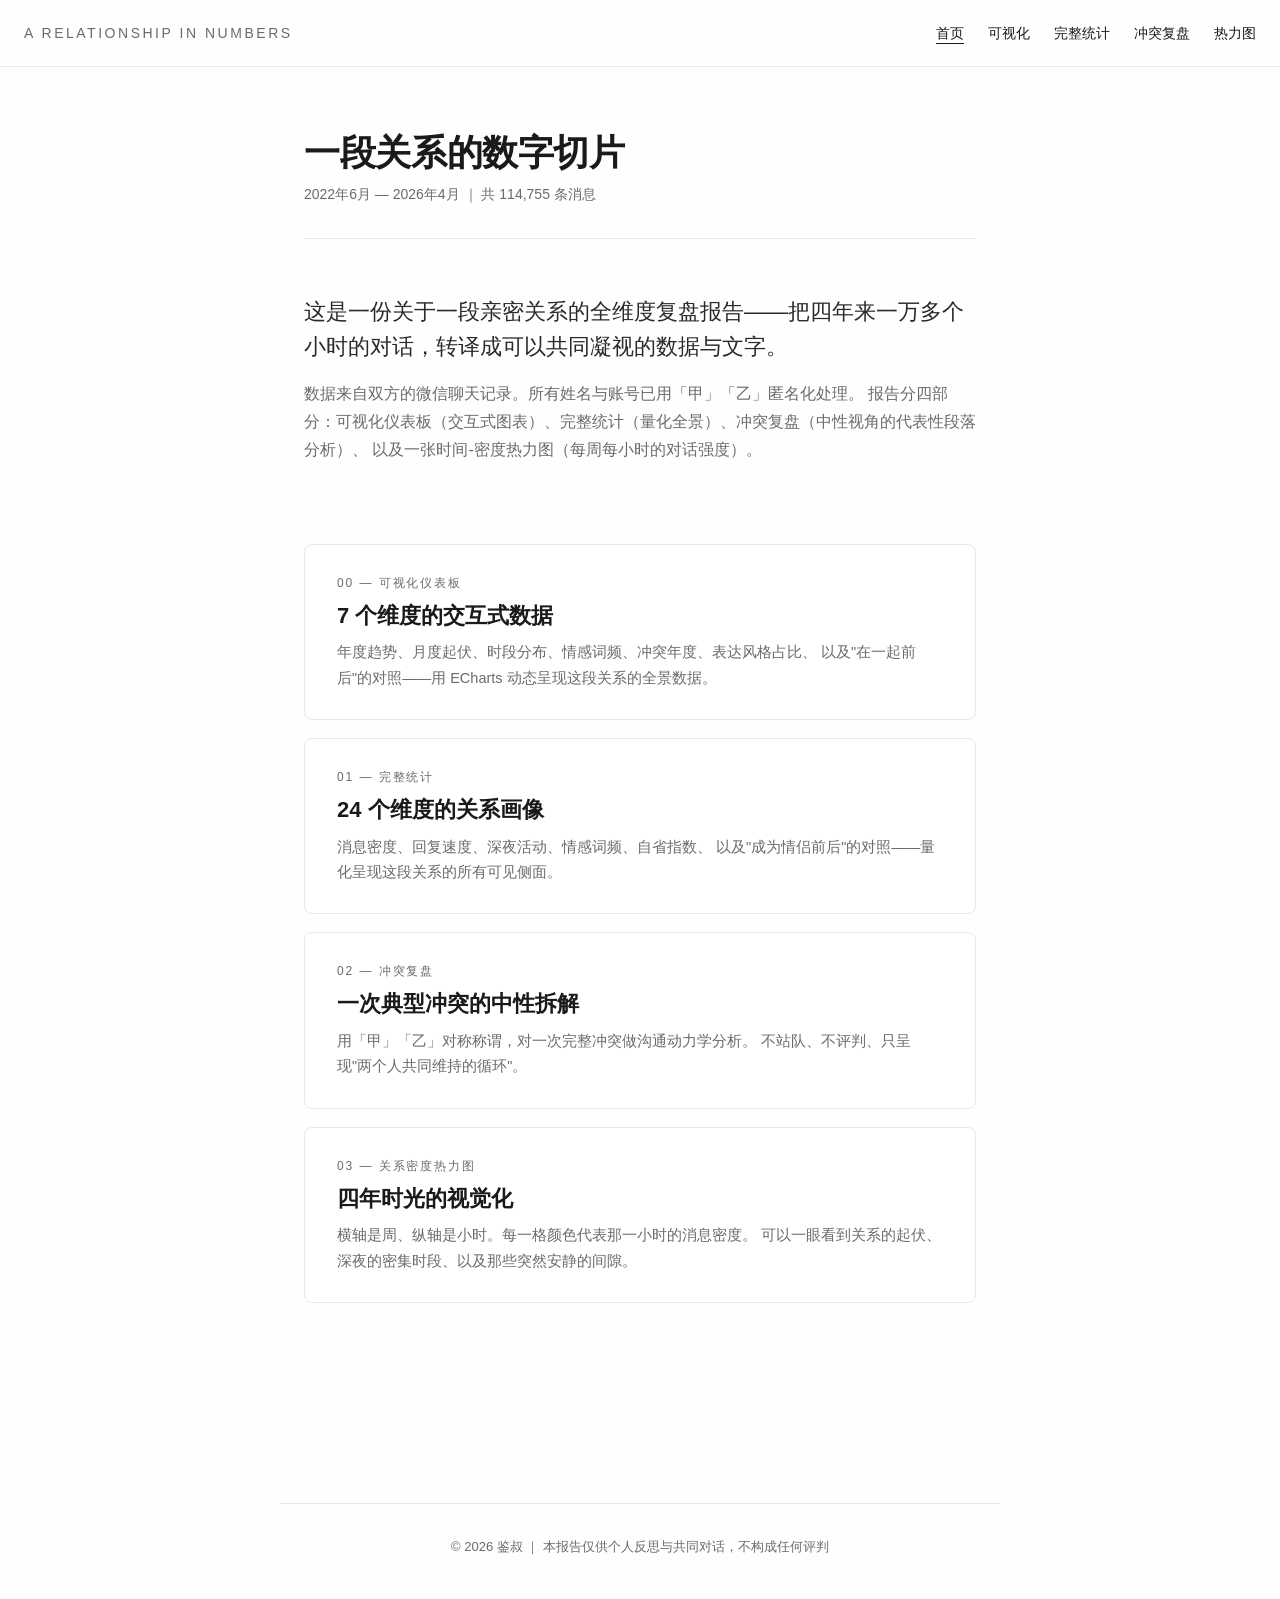
<file: index.html>
<!DOCTYPE html>
<html lang="zh-CN">
<head>
<meta charset="utf-8">
<meta name="viewport" content="width=device-width, initial-scale=1">
<meta name="referrer" content="no-referrer">
<title>一段关系的数字切片</title>
<link rel="stylesheet" href="assets/style.css">
</head>
<body>
<nav class="top">
  <div class="brand">A Relationship in Numbers</div>
  <div class="links"><a href="index.html" class="active">首页</a><a href="dashboard.html" class="">可视化</a><a href="stats.html" class="">完整统计</a><a href="conflict.html" class="">冲突复盘</a><a href="heatmap.html" class="">热力图</a></div>
</nav>
<main class="">

<div class="intro">
  <h1>一段关系的数字切片</h1>
  <div class="meta">2022年6月 — 2026年4月 ｜ 共 114,755 条消息</div>
  <p class="lead">
    这是一份关于一段亲密关系的全维度复盘报告——把四年来一万多个小时的对话，转译成可以共同凝视的数据与文字。
  </p>
  <p class="desc">
    数据来自双方的微信聊天记录。所有姓名与账号已用「甲」「乙」匿名化处理。
    报告分四部分：可视化仪表板（交互式图表）、完整统计（量化全景）、冲突复盘（中性视角的代表性段落分析）、
    以及一张时间-密度热力图（每周每小时的对话强度）。
  </p>
</div>

<div class="cards">
  <a href="dashboard.html" class="card">
    <div class="card-num">00 — 可视化仪表板</div>
    <div class="card-title">7 个维度的交互式数据</div>
    <p class="card-desc">
      年度趋势、月度起伏、时段分布、情感词频、冲突年度、表达风格占比、
      以及"在一起前后"的对照——用 ECharts 动态呈现这段关系的全景数据。
    </p>
  </a>

  <a href="stats.html" class="card">
    <div class="card-num">01 — 完整统计</div>
    <div class="card-title">24 个维度的关系画像</div>
    <p class="card-desc">
      消息密度、回复速度、深夜活动、情感词频、自省指数、
      以及"成为情侣前后"的对照——量化呈现这段关系的所有可见侧面。
    </p>
  </a>

  <a href="conflict.html" class="card">
    <div class="card-num">02 — 冲突复盘</div>
    <div class="card-title">一次典型冲突的中性拆解</div>
    <p class="card-desc">
      用「甲」「乙」对称称谓，对一次完整冲突做沟通动力学分析。
      不站队、不评判、只呈现"两个人共同维持的循环"。
    </p>
  </a>

  <a href="heatmap.html" class="card">
    <div class="card-num">03 — 关系密度热力图</div>
    <div class="card-title">四年时光的视觉化</div>
    <p class="card-desc">
      横轴是周、纵轴是小时。每一格颜色代表那一小时的消息密度。
      可以一眼看到关系的起伏、深夜的密集时段、以及那些突然安静的间隙。
    </p>
  </a>
</div>

</main>
<div class="footer">© 2026 鉴叔 ｜ 本报告仅供个人反思与共同对话，不构成任何评判</div>
</body>
</html>
</file>
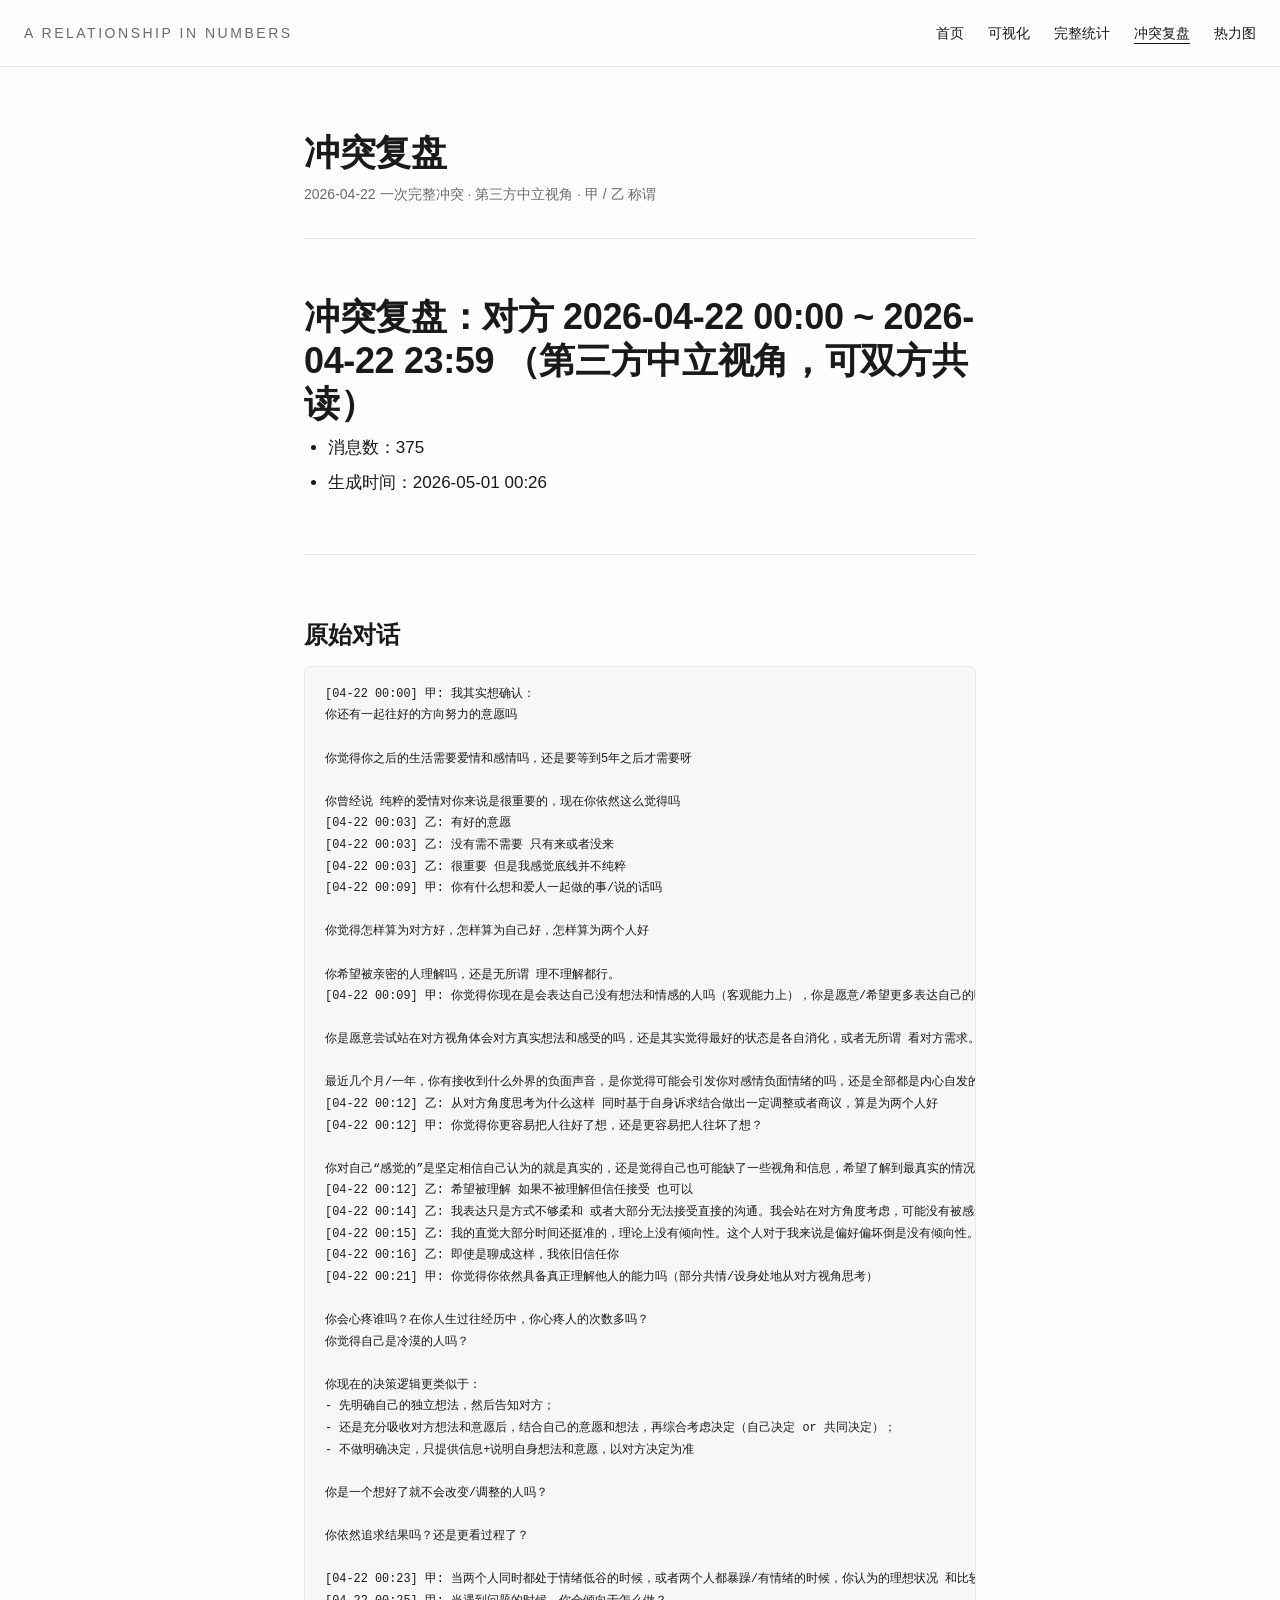
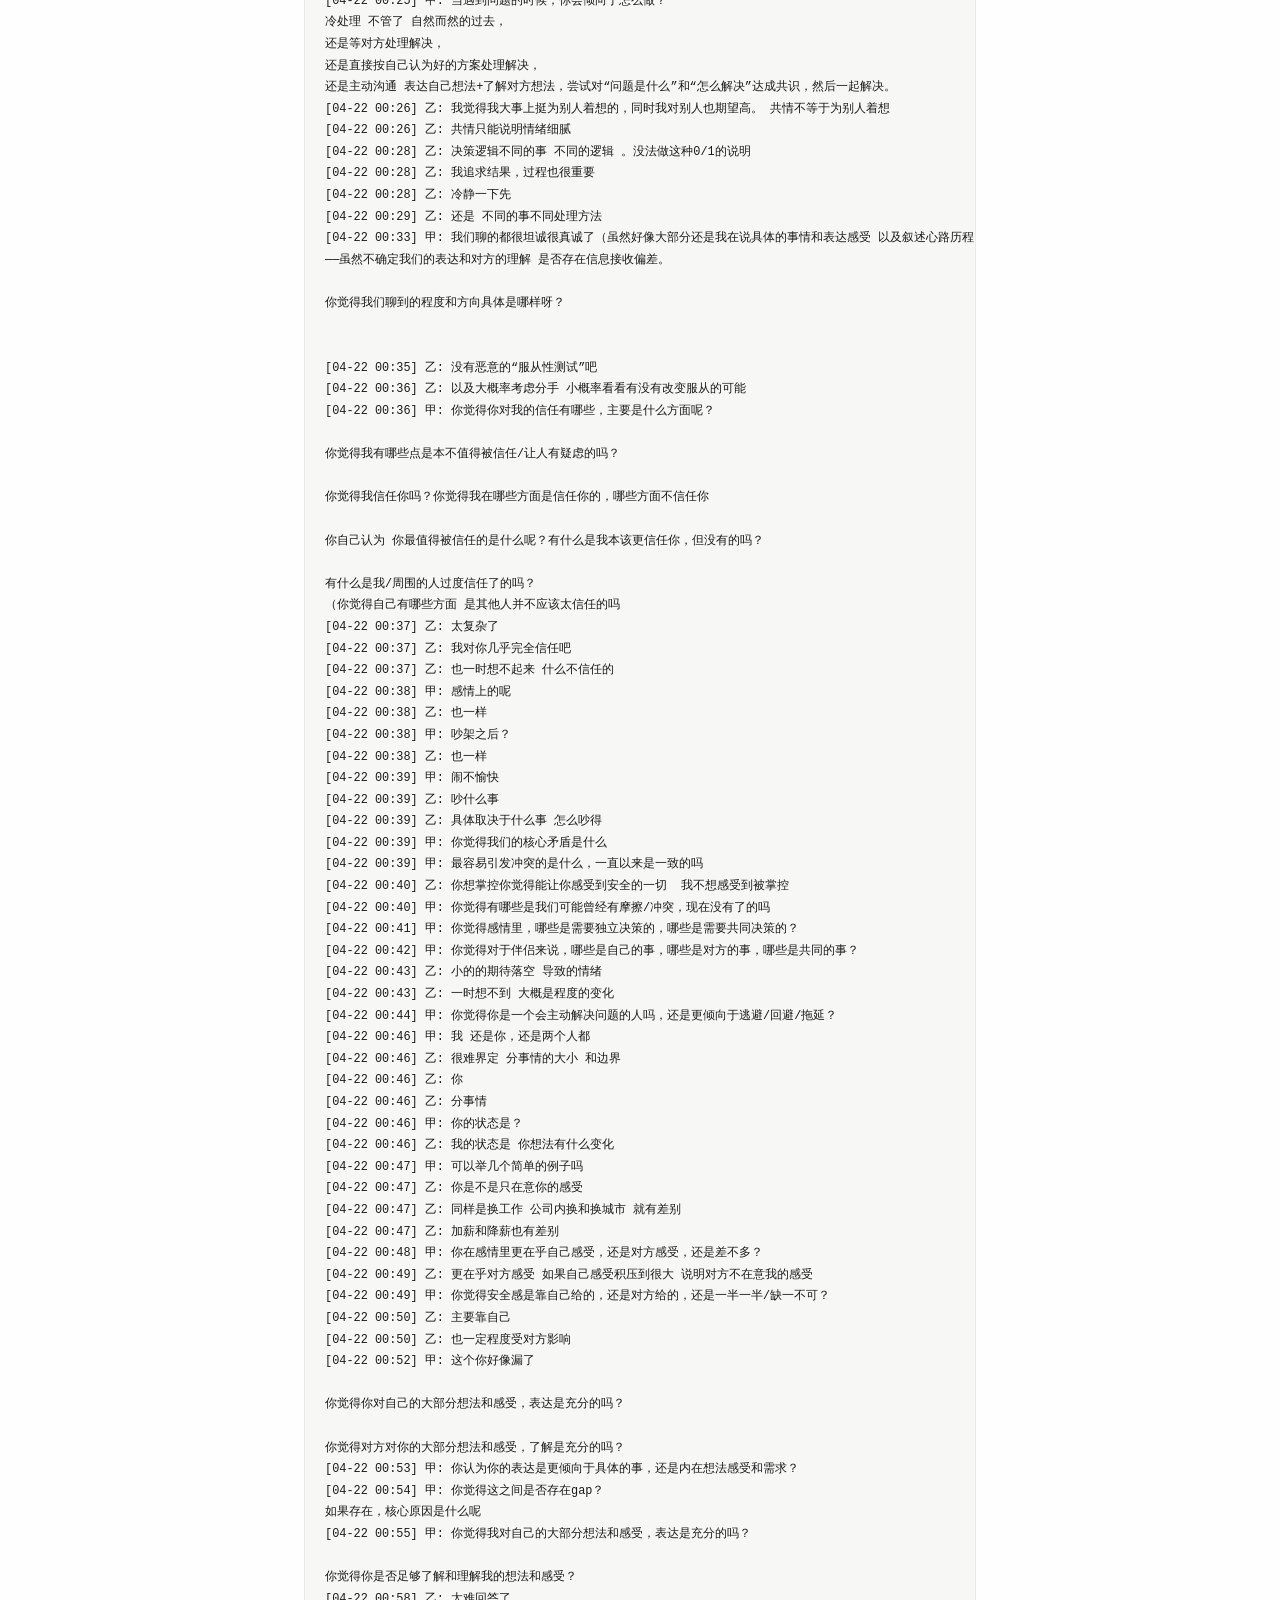
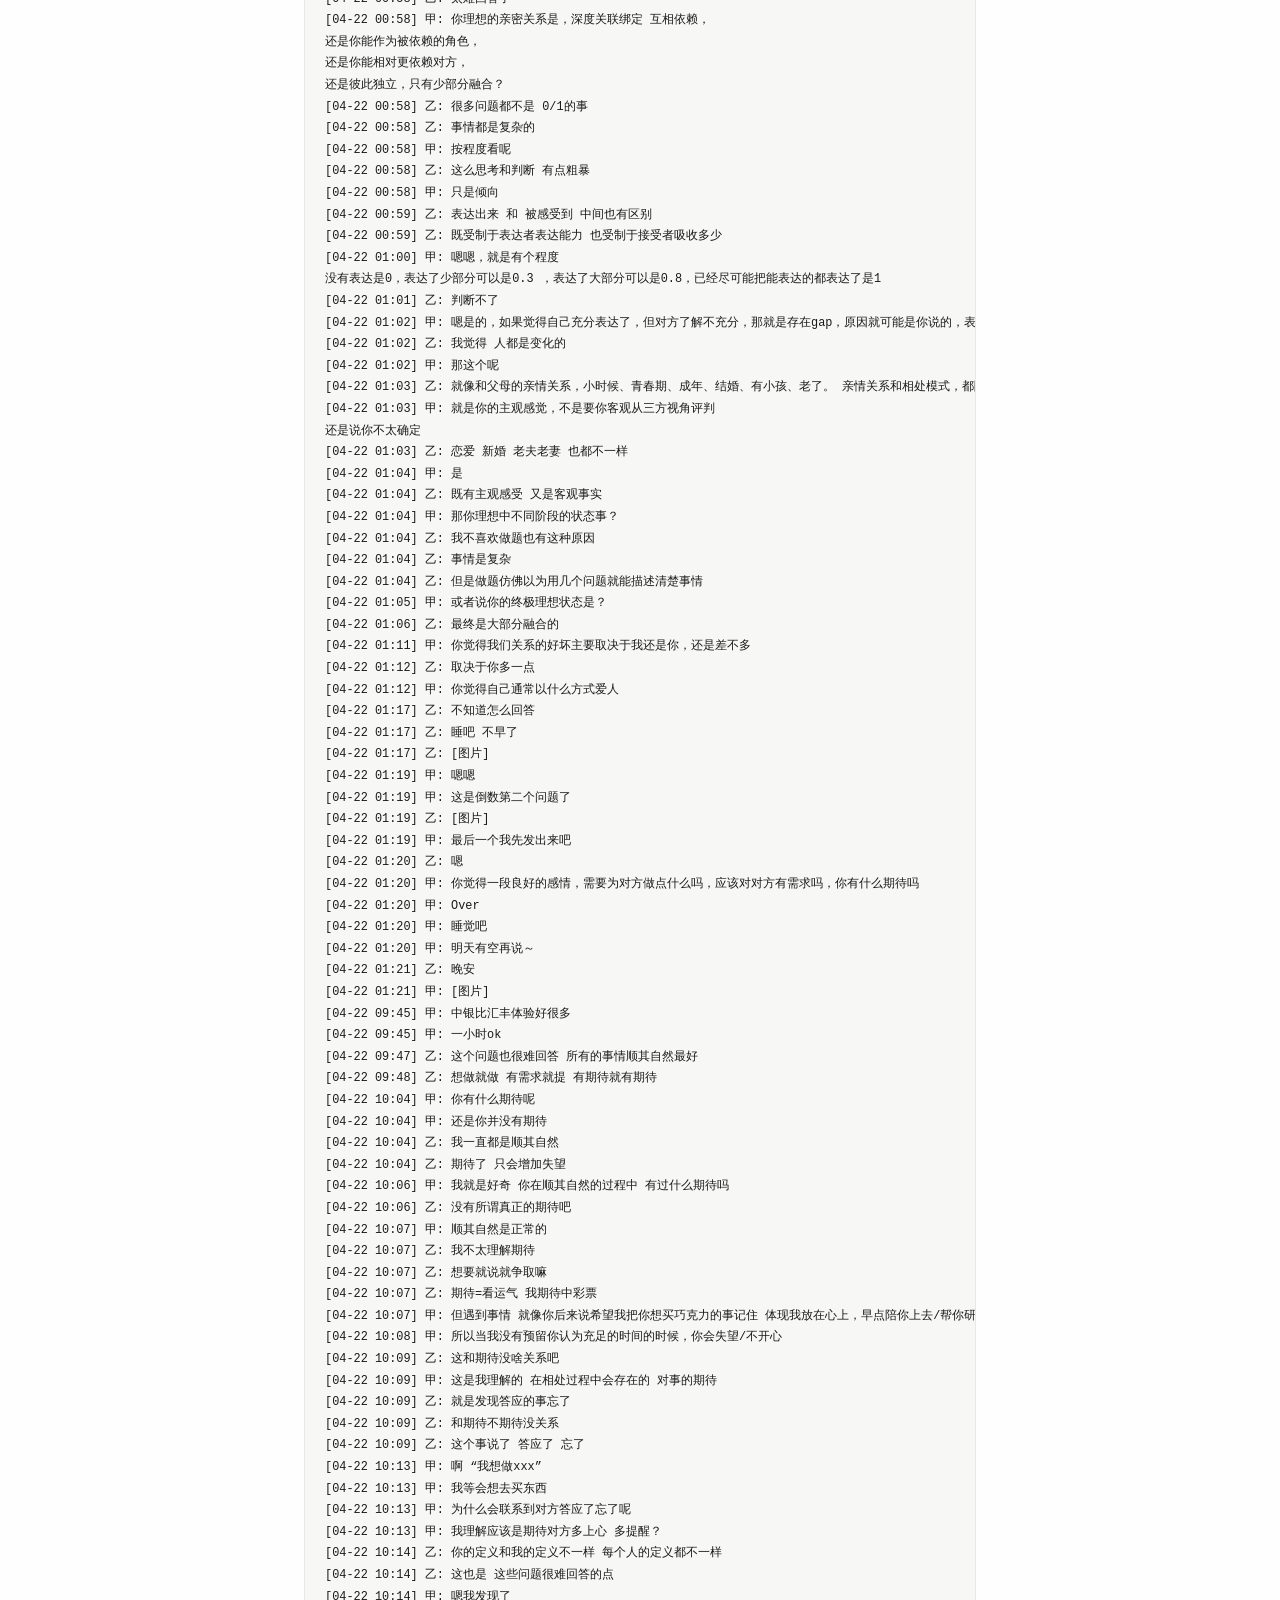
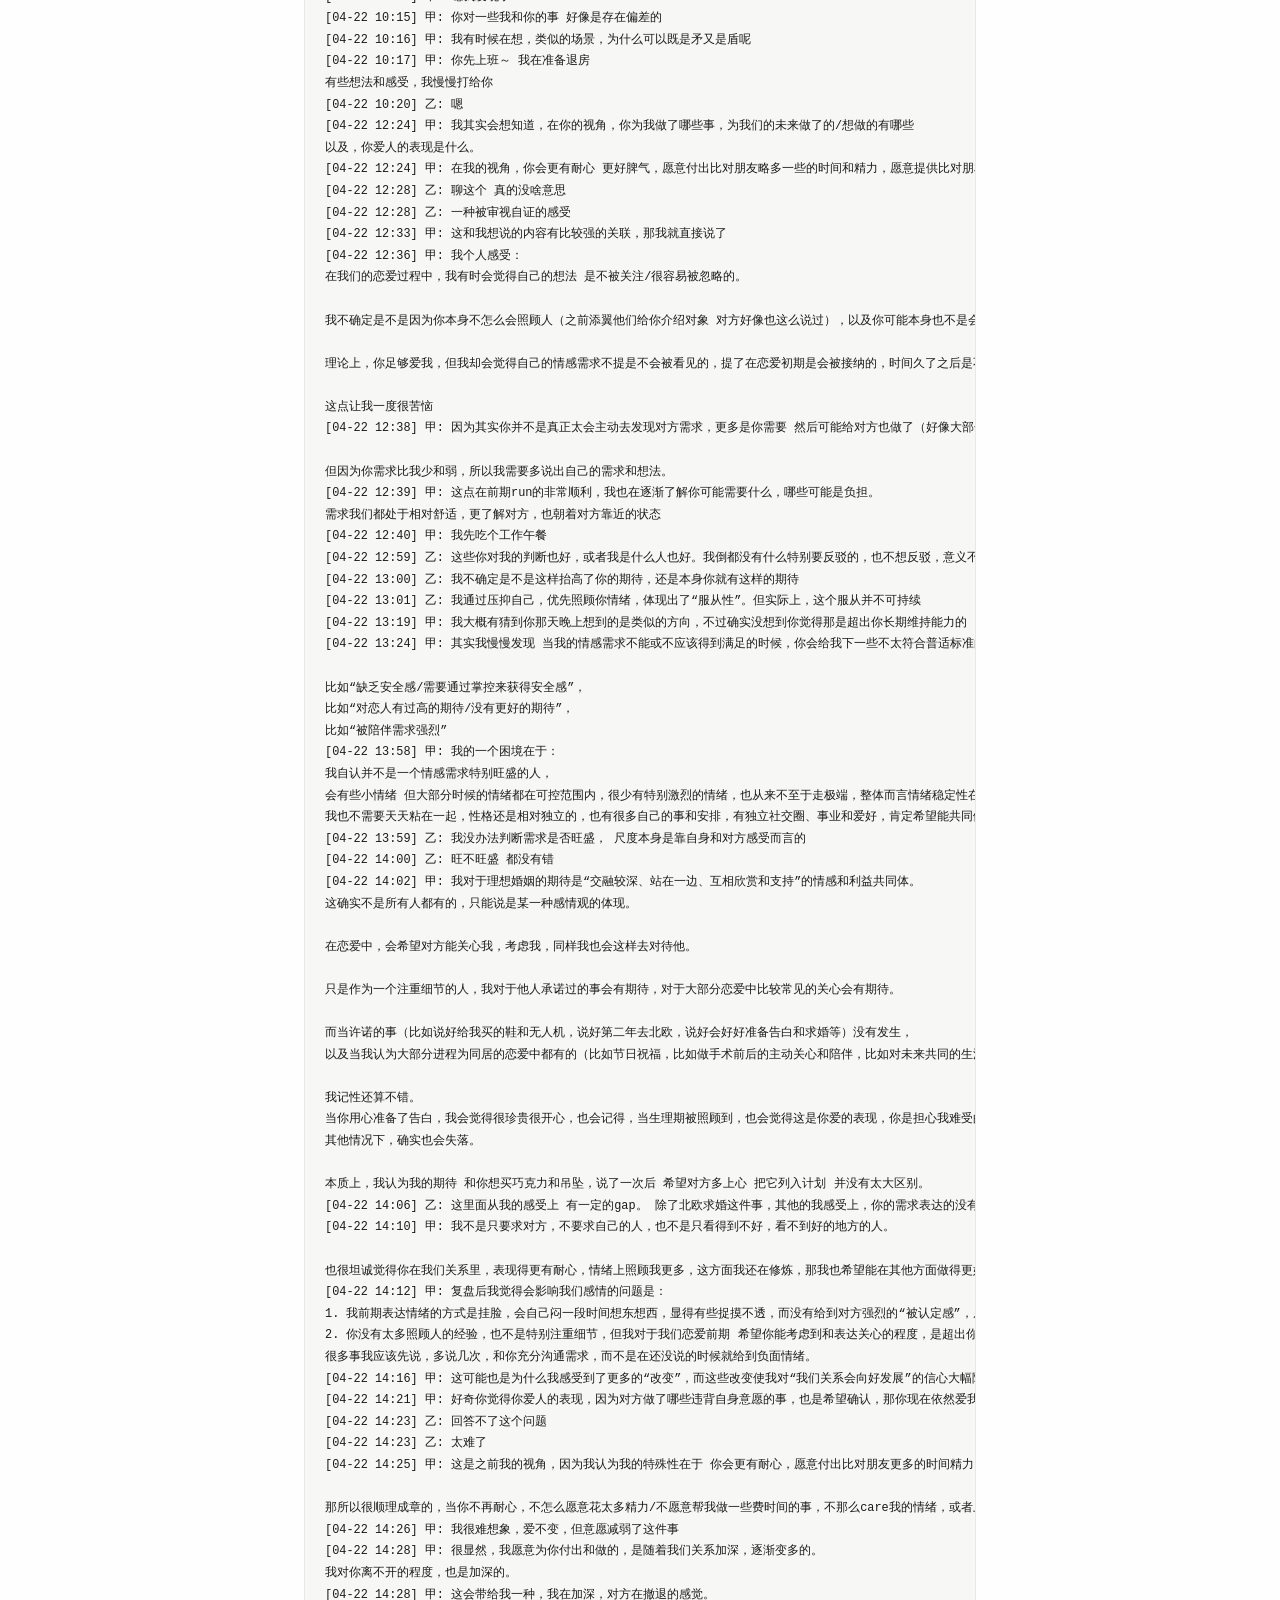
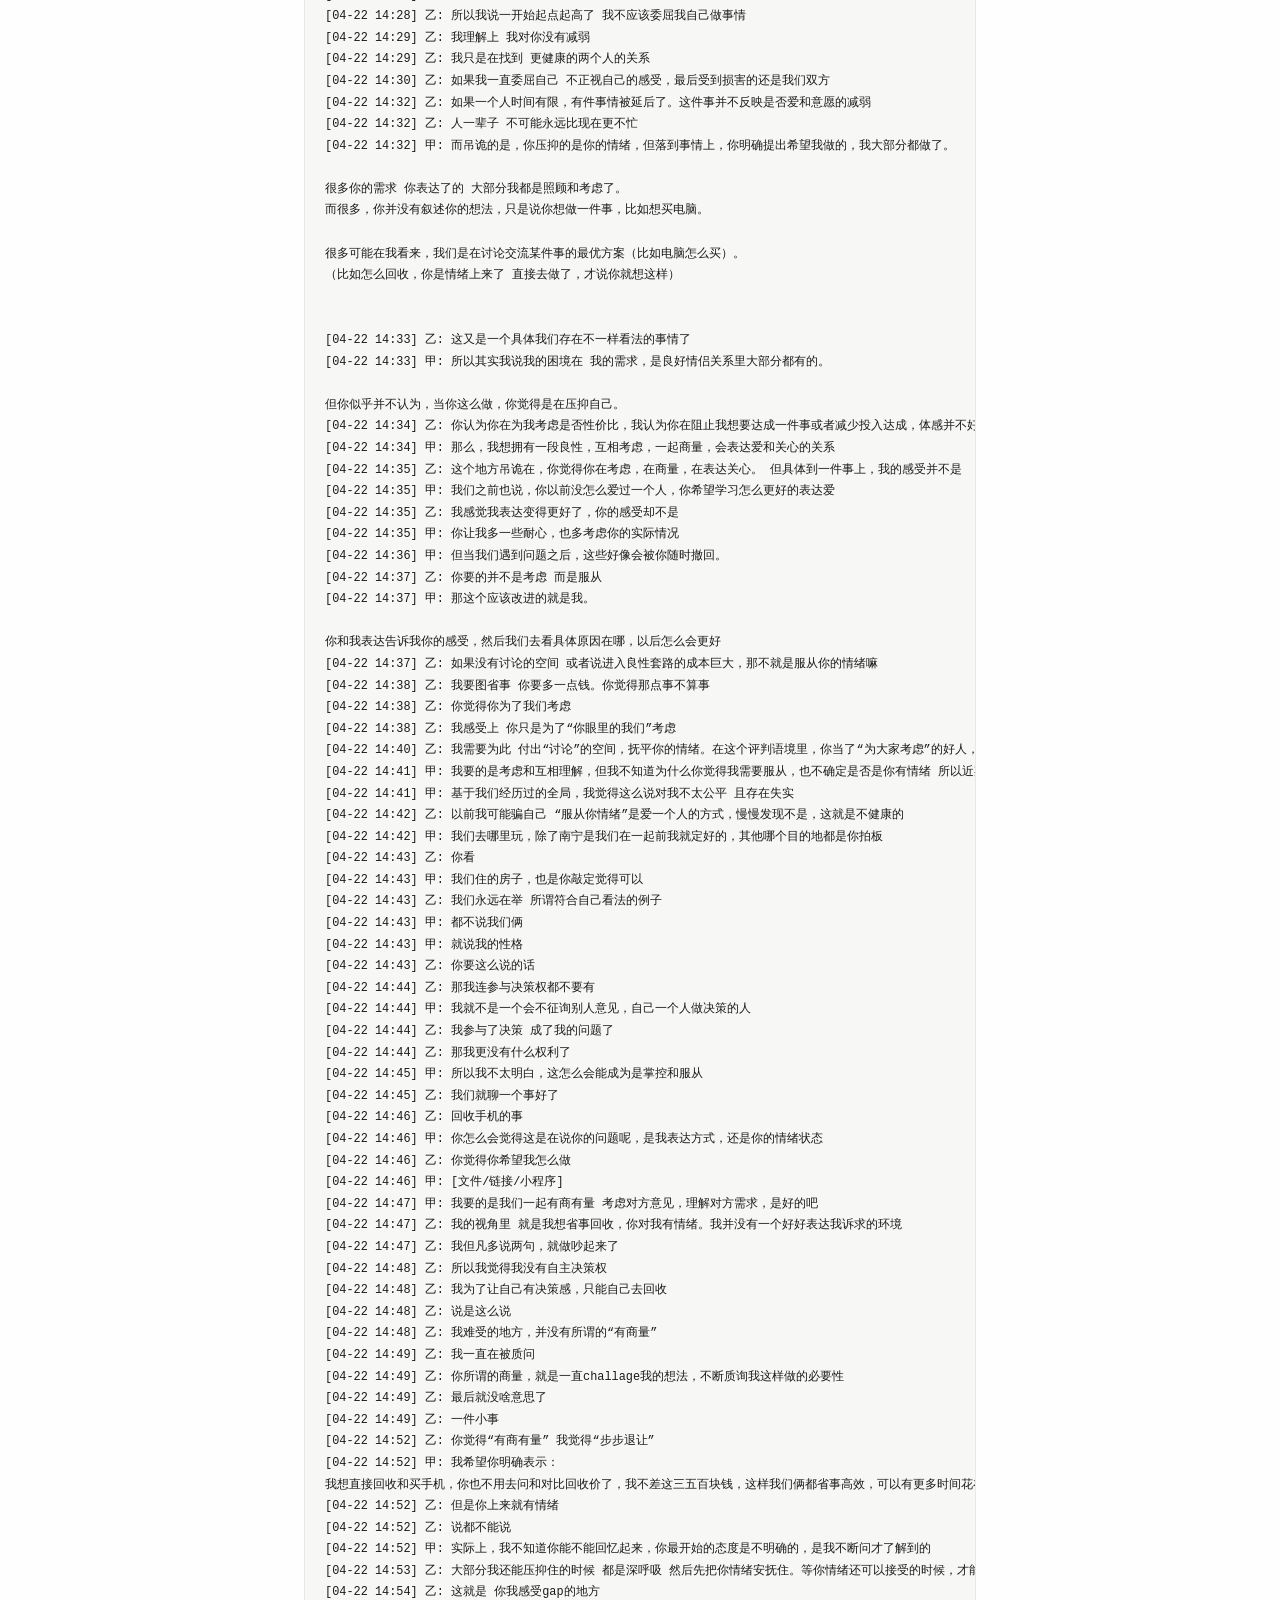
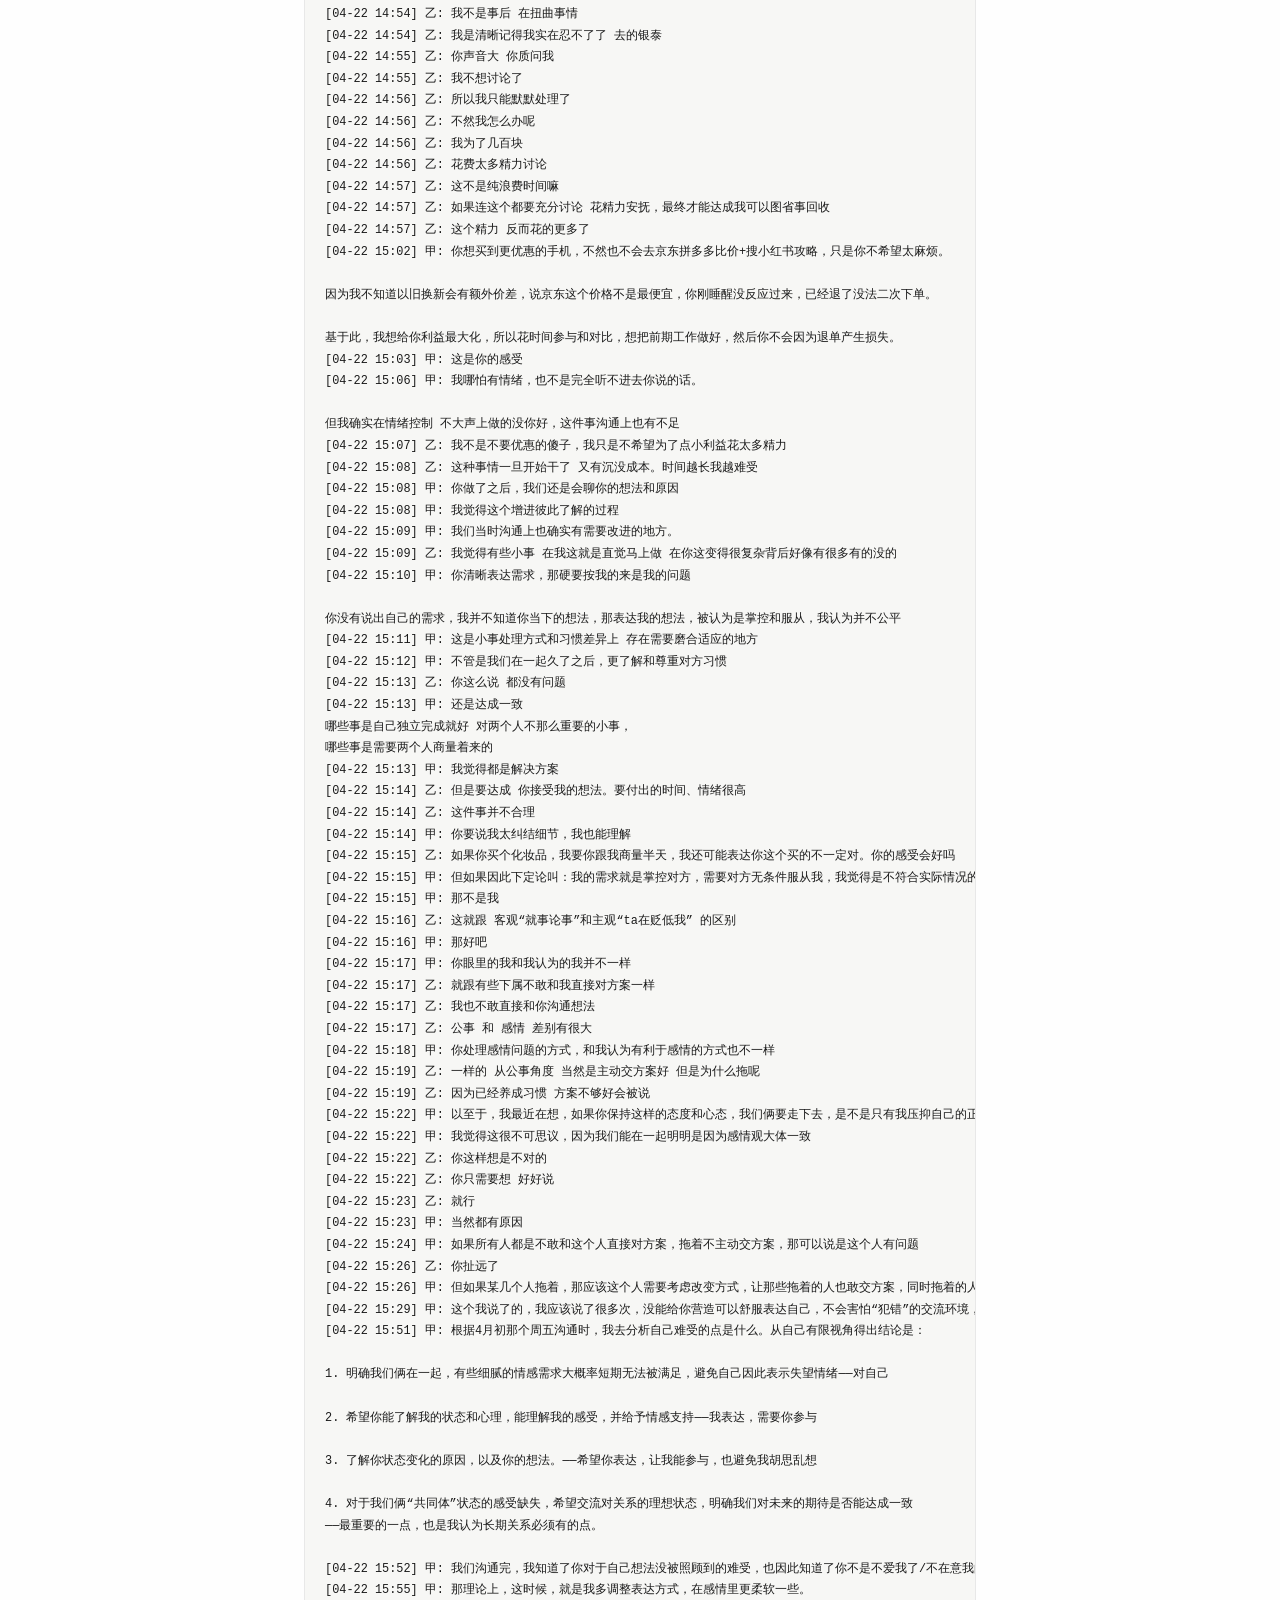
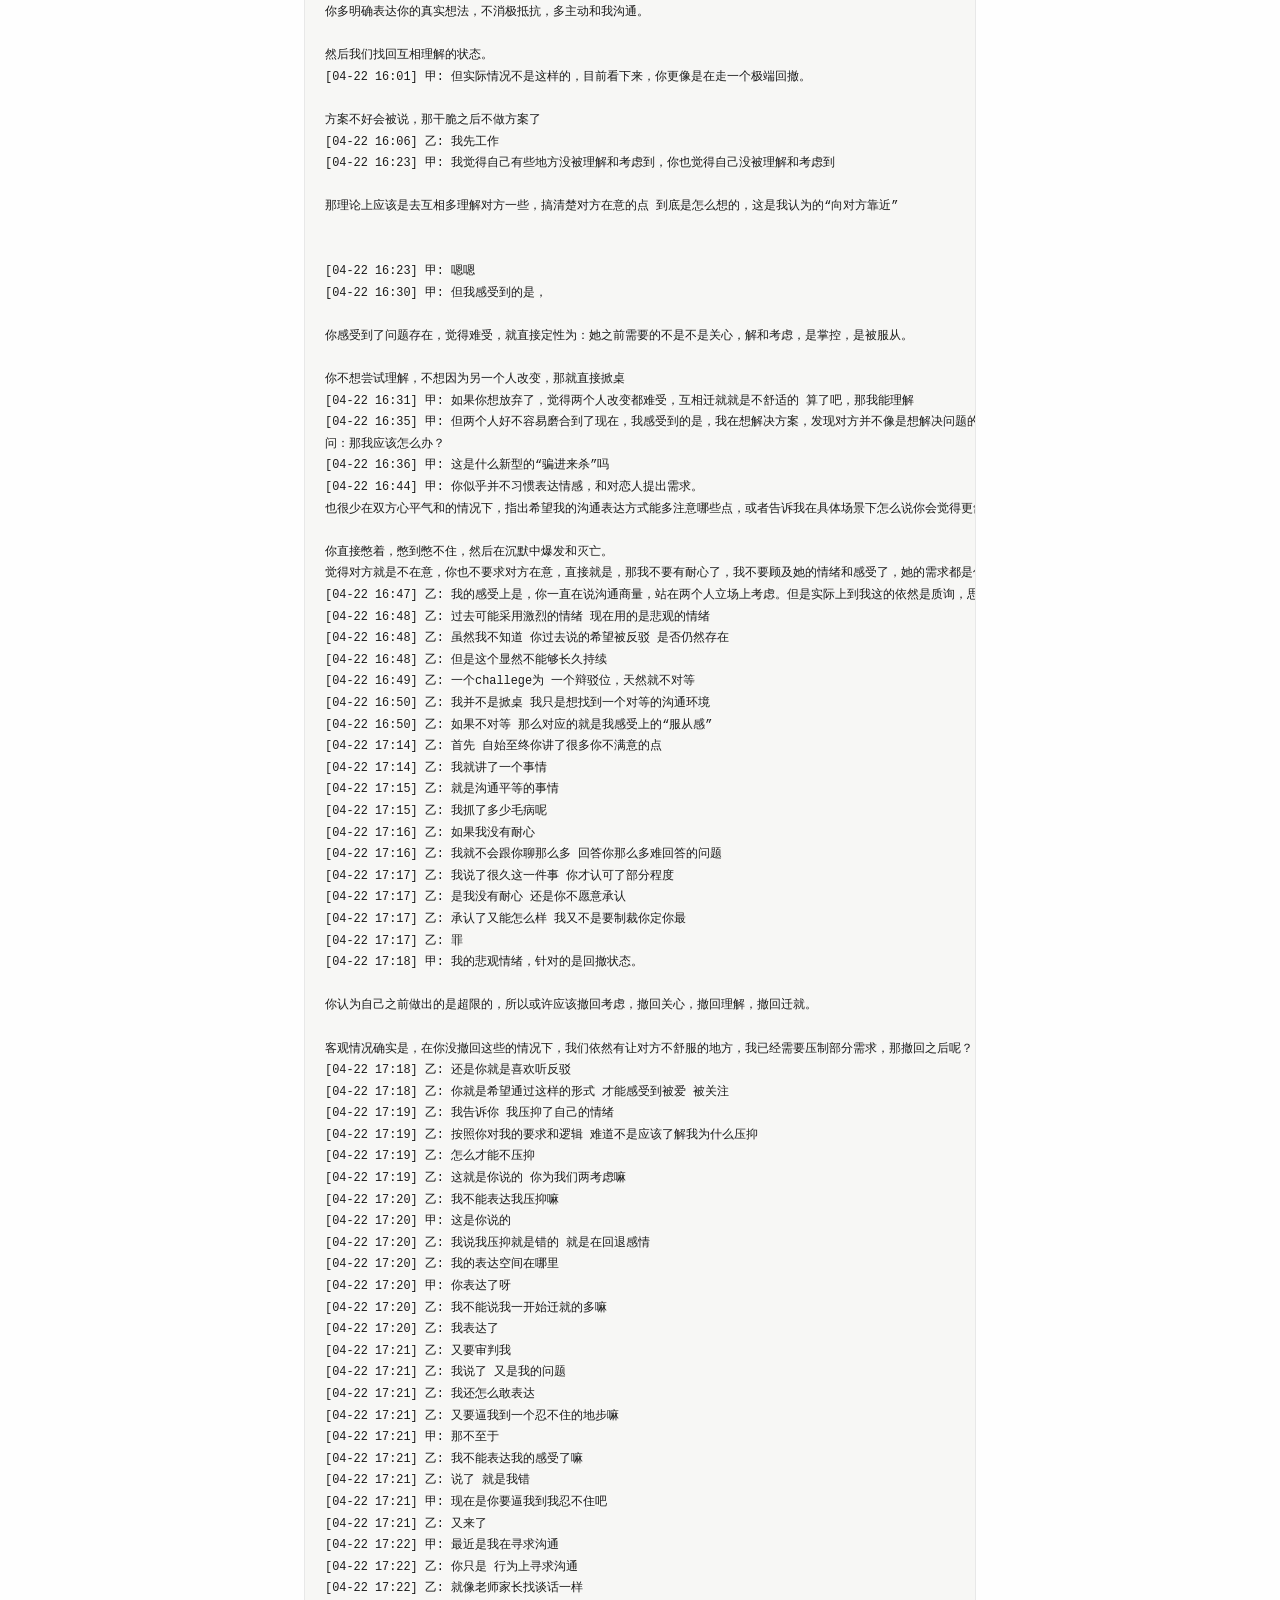
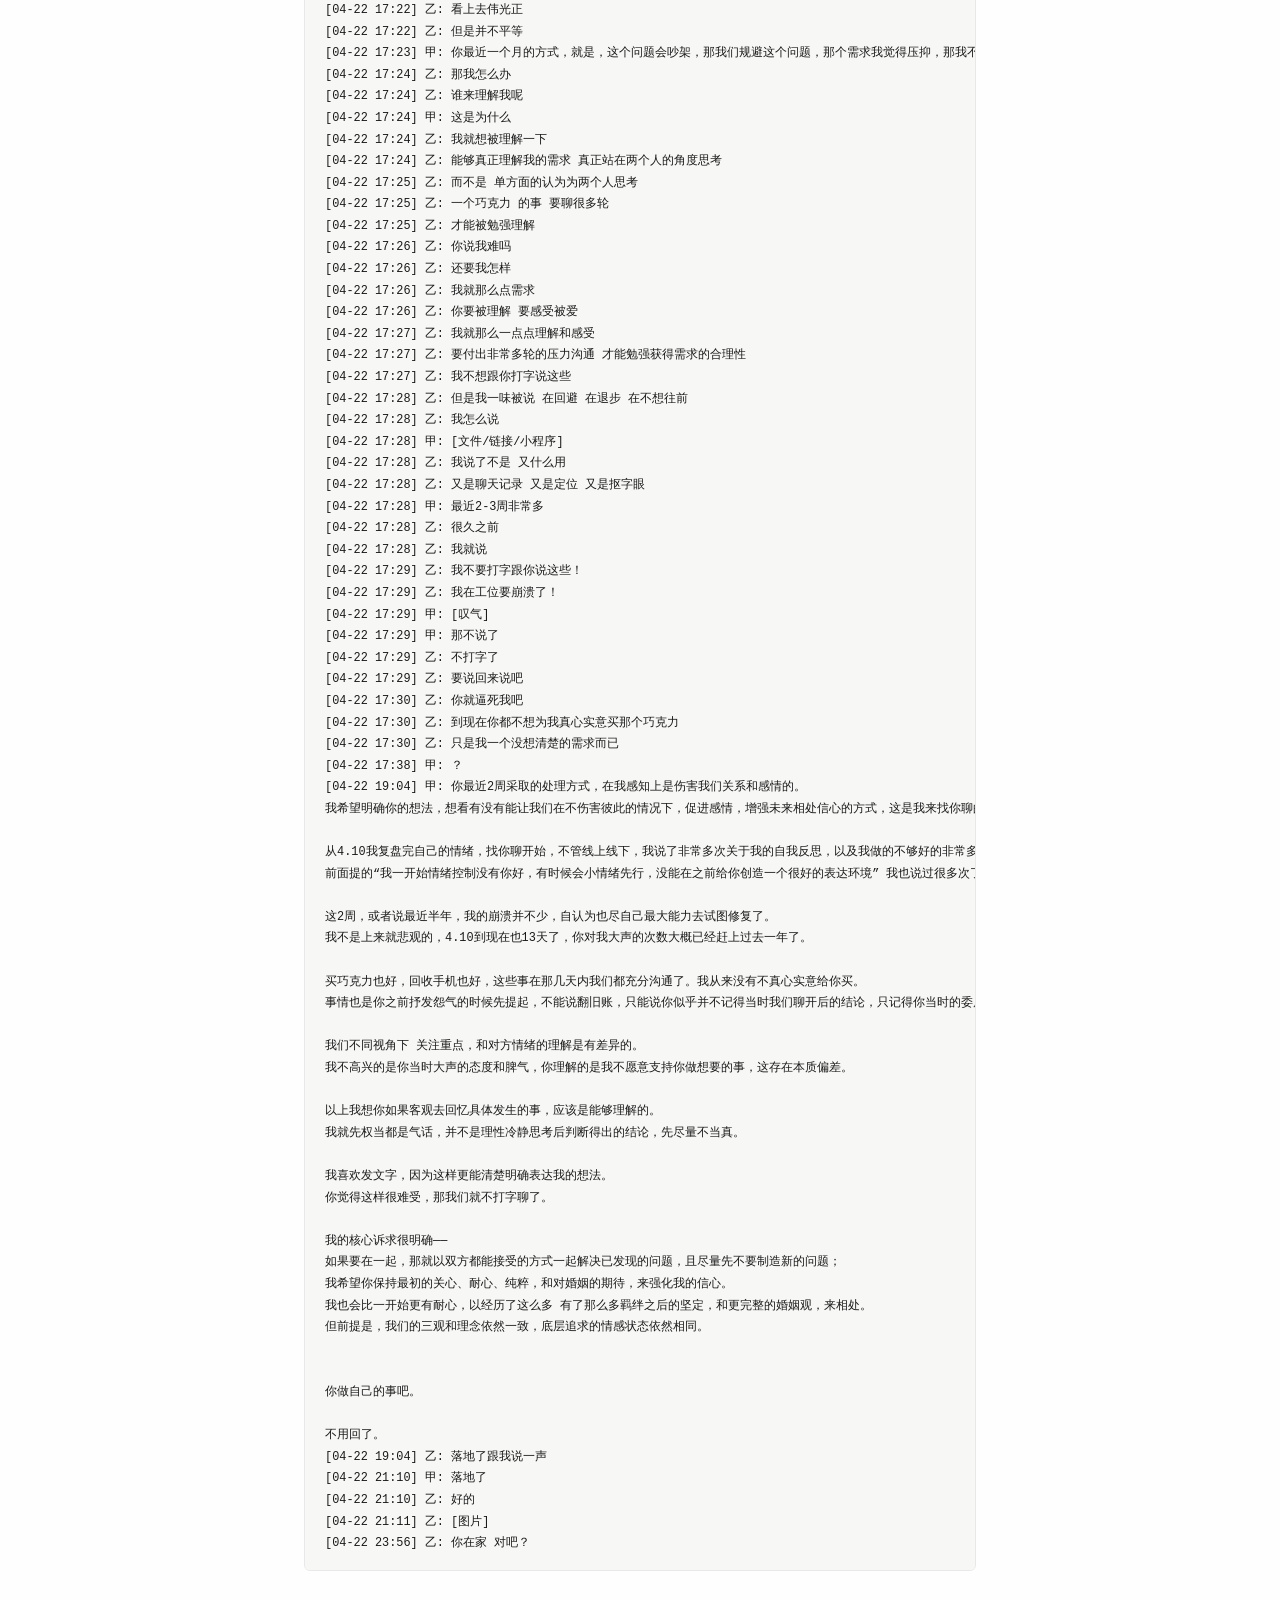
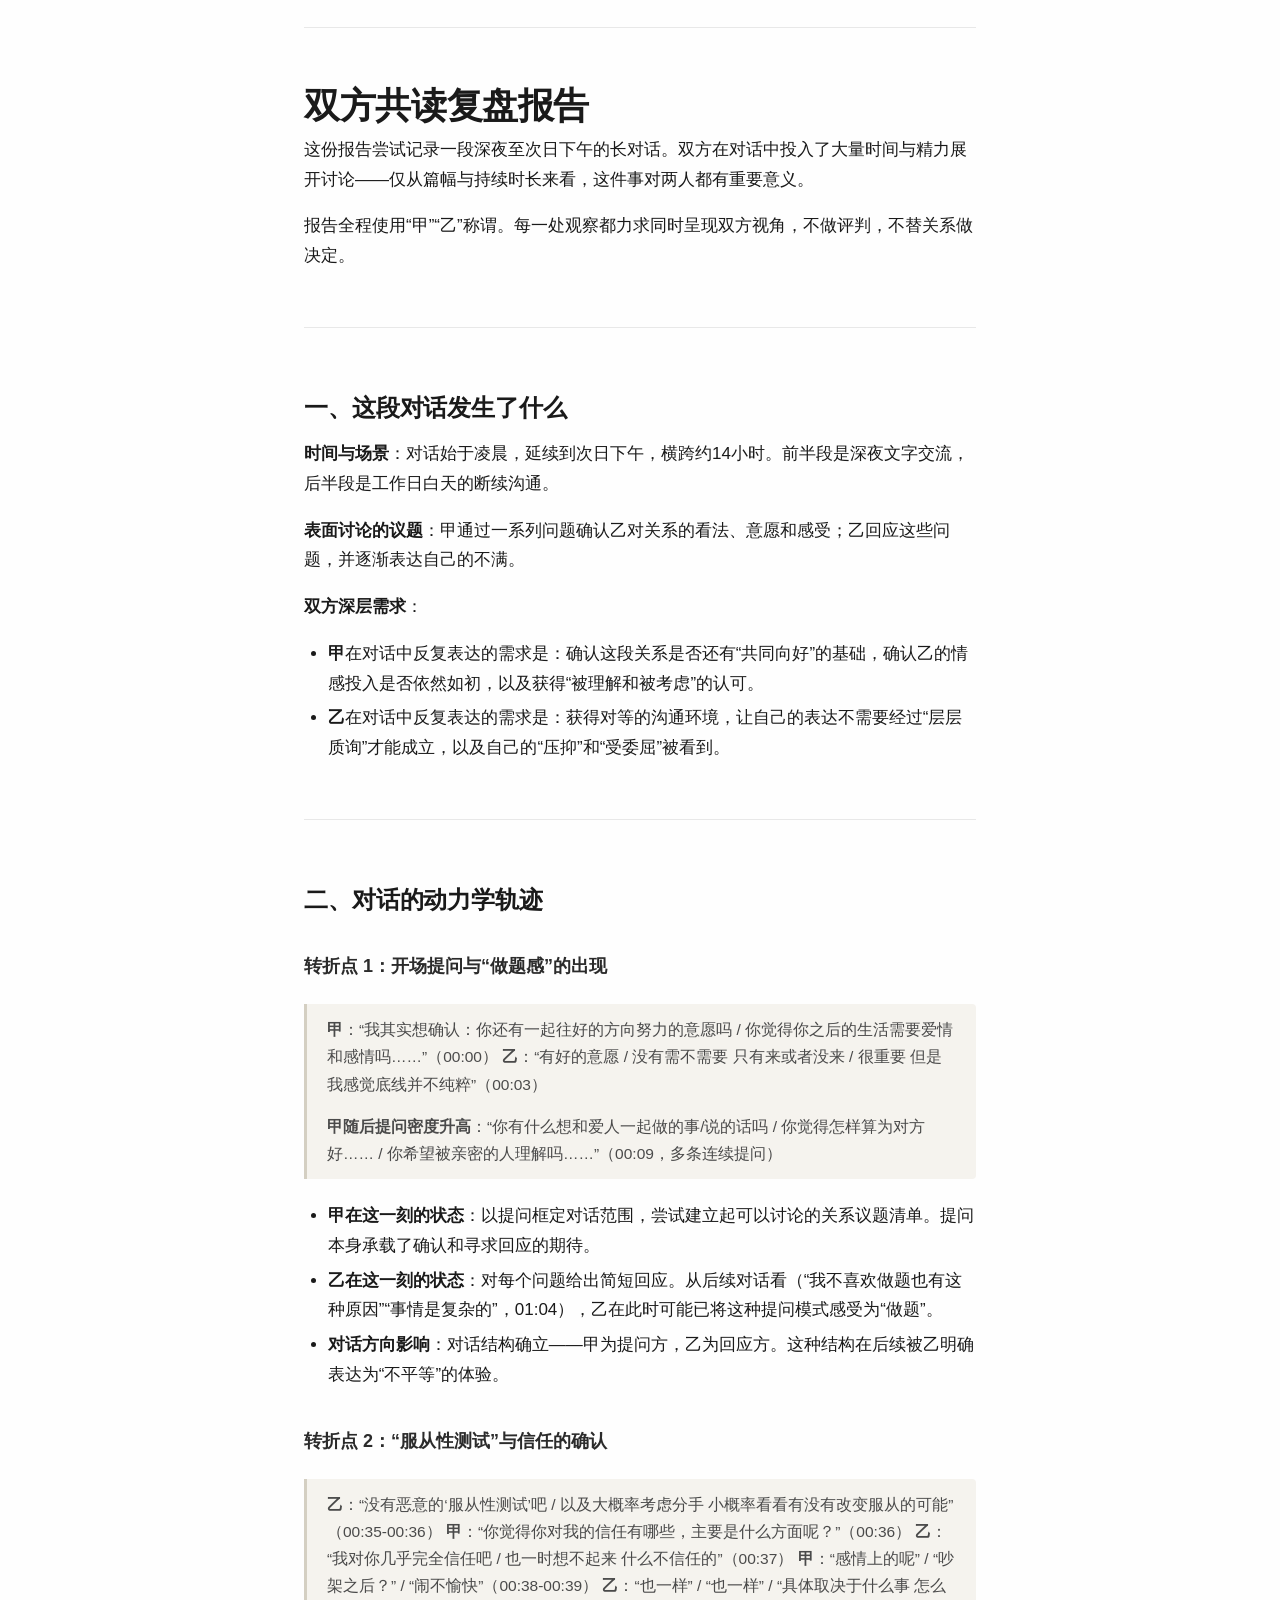
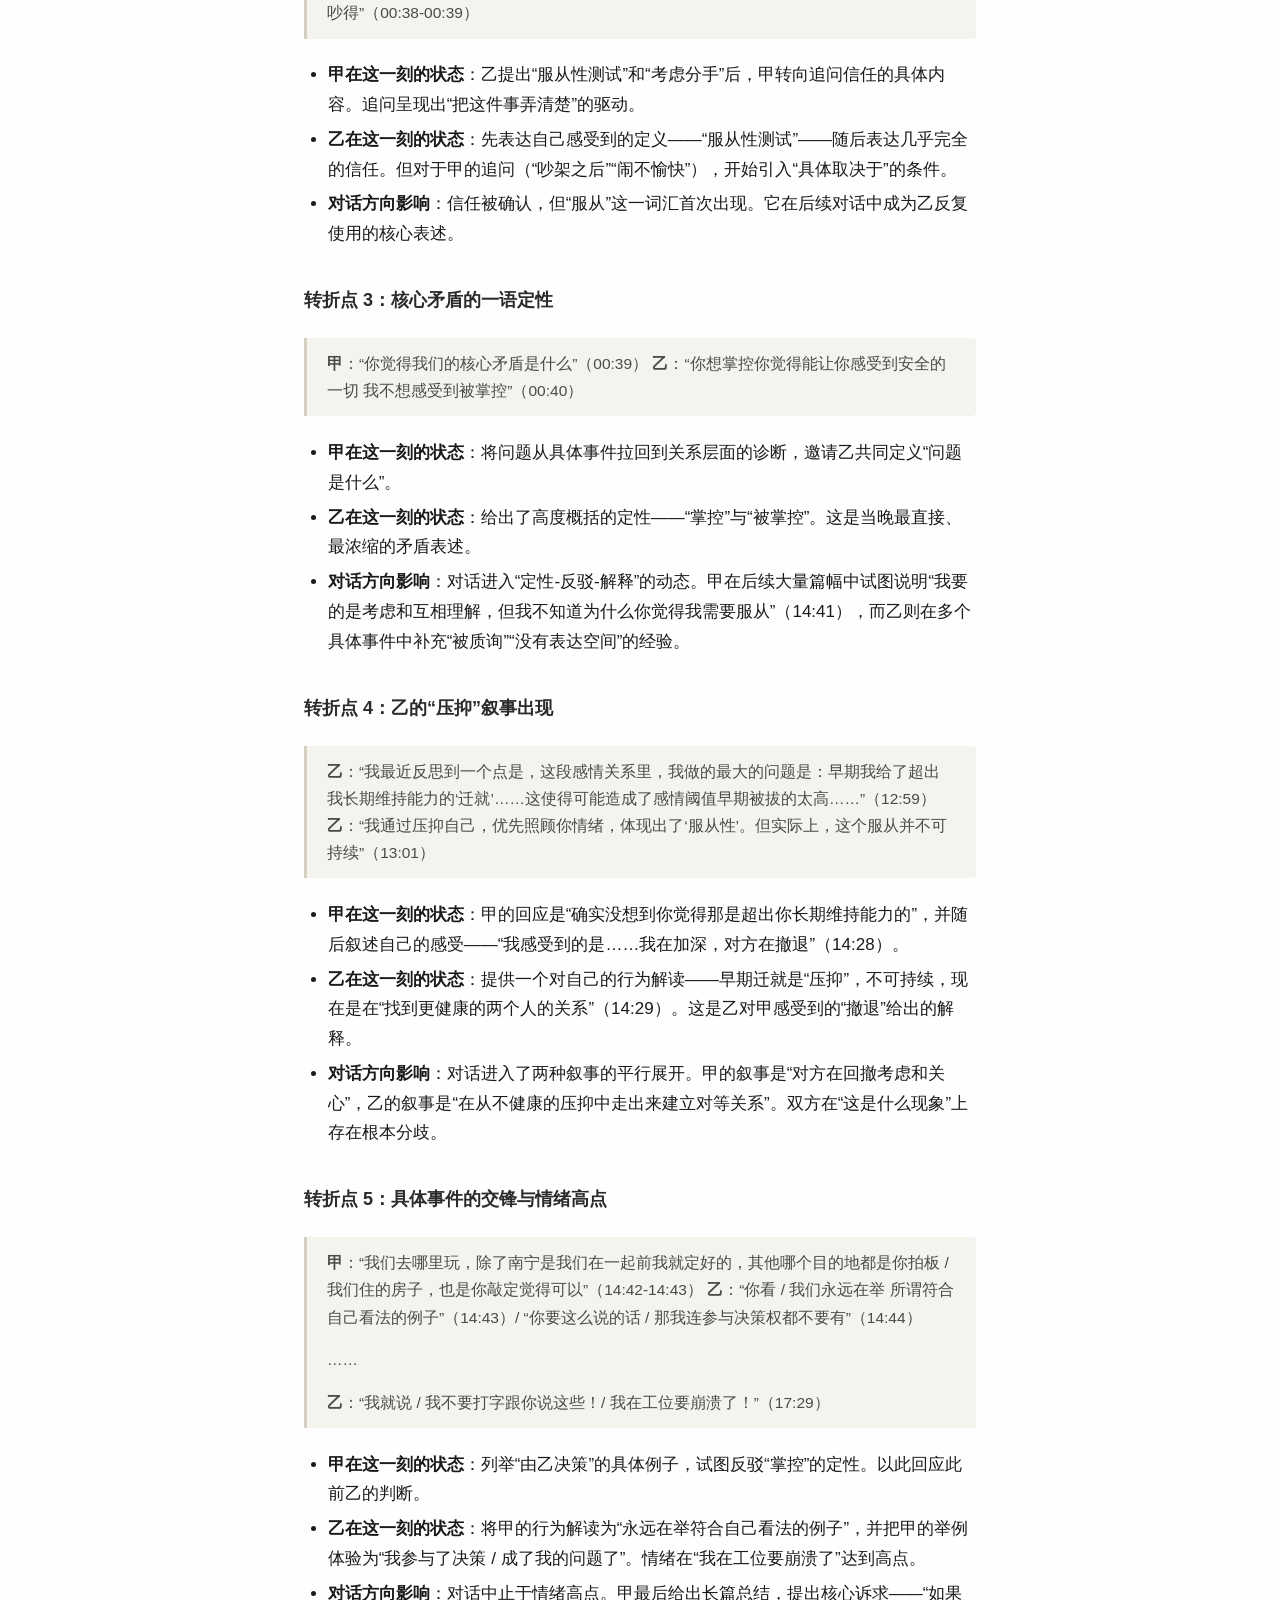
<file: conflict.html>
<!DOCTYPE html>
<html lang="zh-CN">
<head>
<meta charset="utf-8">
<meta name="viewport" content="width=device-width, initial-scale=1">
<meta name="referrer" content="no-referrer">
<title>冲突复盘 — 一段关系的数字切片</title>
<link rel="stylesheet" href="assets/style.css">
</head>
<body>
<nav class="top">
  <div class="brand">A Relationship in Numbers</div>
  <div class="links"><a href="index.html" class="">首页</a><a href="dashboard.html" class="">可视化</a><a href="stats.html" class="">完整统计</a><a href="conflict.html" class="active">冲突复盘</a><a href="heatmap.html" class="">热力图</a></div>
</nav>
<main class="">
<h1>冲突复盘</h1>
<div class="meta">2026-04-22 一次完整冲突 · 第三方中立视角 · 甲 / 乙 称谓</div>
<h1>冲突复盘：对方  2026-04-22 00:00 ~ 2026-04-22 23:59 （第三方中立视角，可双方共读）</h1>
<ul>
<li>消息数：375</li>
<li>生成时间：2026-05-01 00:26</li>
</ul>
<hr />
<h2>原始对话</h2>
<pre><code>[04-22 00:00] 甲: 我其实想确认：
你还有一起往好的方向努力的意愿吗

你觉得你之后的生活需要爱情和感情吗，还是要等到5年之后才需要呀

你曾经说 纯粹的爱情对你来说是很重要的，现在你依然这么觉得吗
[04-22 00:03] 乙: 有好的意愿
[04-22 00:03] 乙: 没有需不需要 只有来或者没来
[04-22 00:03] 乙: 很重要 但是我感觉底线并不纯粹
[04-22 00:09] 甲: 你有什么想和爱人一起做的事/说的话吗

你觉得怎样算为对方好，怎样算为自己好，怎样算为两个人好

你希望被亲密的人理解吗，还是无所谓 理不理解都行。
[04-22 00:09] 甲: 你觉得你现在是会表达自己没有想法和情感的人吗（客观能力上），你是愿意/希望更多表达自己的吗（主观意愿上）

你是愿意尝试站在对方视角体会对方真实想法和感受的吗，还是其实觉得最好的状态是各自消化，或者无所谓 看对方需求。

最近几个月/一年，你有接收到什么外界的负面声音，是你觉得可能会引发你对感情负面情绪的吗，还是全部都是内心自发的声音呀
[04-22 00:12] 乙: 从对方角度思考为什么这样 同时基于自身诉求结合做出一定调整或者商议，算是为两个人好
[04-22 00:12] 甲: 你觉得你更容易把人往好了想，还是更容易把人往坏了想？

你对自己“感觉的”是坚定相信自己认为的就是真实的，还是觉得自己也可能缺了一些视角和信息，希望了解到最真实的情况和完整的信息呢
[04-22 00:12] 乙: 希望被理解 如果不被理解但信任接受 也可以
[04-22 00:14] 乙: 我表达只是方式不够柔和 或者大部分无法接受直接的沟通。我会站在对方角度考虑，可能没有被感知，或者说被直接的沟通误解
[04-22 00:15] 乙: 我的直觉大部分时间还挺准的，理论上没有倾向性。这个人对于我来说是偏好偏坏倒是没有倾向性。但是通常我倒是防备心不够重
[04-22 00:16] 乙: 即使是聊成这样，我依旧信任你
[04-22 00:21] 甲: 你觉得你依然具备真正理解他人的能力吗（部分共情/设身处地从对方视角思考）

你会心疼谁吗？在你人生过往经历中，你心疼人的次数多吗？
你觉得自己是冷漠的人吗？

你现在的决策逻辑更类似于：
- 先明确自己的独立想法，然后告知对方；
- 还是充分吸收对方想法和意愿后，结合自己的意愿和想法，再综合考虑决定（自己决定 or 共同决定）；
- 不做明确决定，只提供信息+说明自身想法和意愿，以对方决定为准

你是一个想好了就不会改变/调整的人吗？

你依然追求结果吗？还是更看过程了？

[04-22 00:23] 甲: 当两个人同时都处于情绪低谷的时候，或者两个人都暴躁/有情绪的时候，你认为的理想状况 和比较好的做法是？
[04-22 00:25] 甲: 当遇到问题的时候，你会倾向于怎么做？
冷处理 不管了 自然而然的过去，
还是等对方处理解决，
还是直接按自己认为好的方案处理解决，
还是主动沟通 表达自己想法+了解对方想法，尝试对“问题是什么”和“怎么解决”达成共识，然后一起解决。
[04-22 00:26] 乙: 我觉得我大事上挺为别人着想的，同时我对别人也期望高。 共情不等于为别人着想
[04-22 00:26] 乙: 共情只能说明情绪细腻
[04-22 00:28] 乙: 决策逻辑不同的事 不同的逻辑 。没法做这种0/1的说明
[04-22 00:28] 乙: 我追求结果，过程也很重要
[04-22 00:28] 乙: 冷静一下先
[04-22 00:29] 乙: 还是 不同的事不同处理方法
[04-22 00:33] 甲: 我们聊的都很坦诚很真诚了（虽然好像大部分还是我在说具体的事情和表达感受 以及叙述心路历程，你说的相对少一些）
——虽然不确定我们的表达和对方的理解 是否存在信息接收偏差。

你觉得我们聊到的程度和方向具体是哪样呀？


[04-22 00:35] 乙: 没有恶意的“服从性测试”吧
[04-22 00:36] 乙: 以及大概率考虑分手 小概率看看有没有改变服从的可能
[04-22 00:36] 甲: 你觉得你对我的信任有哪些，主要是什么方面呢？

你觉得我有哪些点是本不值得被信任/让人有疑虑的吗？

你觉得我信任你吗？你觉得我在哪些方面是信任你的，哪些方面不信任你

你自己认为 你最值得被信任的是什么呢？有什么是我本该更信任你，但没有的吗？

有什么是我/周围的人过度信任了的吗？
（你觉得自己有哪些方面 是其他人并不应该太信任的吗
[04-22 00:37] 乙: 太复杂了
[04-22 00:37] 乙: 我对你几乎完全信任吧
[04-22 00:37] 乙: 也一时想不起来 什么不信任的
[04-22 00:38] 甲: 感情上的呢
[04-22 00:38] 乙: 也一样
[04-22 00:38] 甲: 吵架之后？
[04-22 00:38] 乙: 也一样
[04-22 00:39] 甲: 闹不愉快
[04-22 00:39] 乙: 吵什么事
[04-22 00:39] 乙: 具体取决于什么事 怎么吵得
[04-22 00:39] 甲: 你觉得我们的核心矛盾是什么
[04-22 00:39] 甲: 最容易引发冲突的是什么，一直以来是一致的吗
[04-22 00:40] 乙: 你想掌控你觉得能让你感受到安全的一切  我不想感受到被掌控
[04-22 00:40] 甲: 你觉得有哪些是我们可能曾经有摩擦/冲突，现在没有了的吗
[04-22 00:41] 甲: 你觉得感情里，哪些是需要独立决策的，哪些是需要共同决策的？
[04-22 00:42] 甲: 你觉得对于伴侣来说，哪些是自己的事，哪些是对方的事，哪些是共同的事？
[04-22 00:43] 乙: 小的的期待落空 导致的情绪
[04-22 00:43] 乙: 一时想不到 大概是程度的变化
[04-22 00:44] 甲: 你觉得你是一个会主动解决问题的人吗，还是更倾向于逃避/回避/拖延？
[04-22 00:46] 甲: 我 还是你，还是两个人都
[04-22 00:46] 乙: 很难界定 分事情的大小 和边界
[04-22 00:46] 乙: 你
[04-22 00:46] 乙: 分事情
[04-22 00:46] 甲: 你的状态是？
[04-22 00:46] 乙: 我的状态是 你想法有什么变化
[04-22 00:47] 甲: 可以举几个简单的例子吗
[04-22 00:47] 乙: 你是不是只在意你的感受
[04-22 00:47] 乙: 同样是换工作 公司内换和换城市 就有差别
[04-22 00:47] 乙: 加薪和降薪也有差别
[04-22 00:48] 甲: 你在感情里更在乎自己感受，还是对方感受，还是差不多？
[04-22 00:49] 乙: 更在乎对方感受 如果自己感受积压到很大 说明对方不在意我的感受
[04-22 00:49] 甲: 你觉得安全感是靠自己给的，还是对方给的，还是一半一半/缺一不可？
[04-22 00:50] 乙: 主要靠自己
[04-22 00:50] 乙: 也一定程度受对方影响
[04-22 00:52] 甲: 这个你好像漏了

你觉得你对自己的大部分想法和感受，表达是充分的吗？

你觉得对方对你的大部分想法和感受，了解是充分的吗？
[04-22 00:53] 甲: 你认为你的表达是更倾向于具体的事，还是内在想法感受和需求？
[04-22 00:54] 甲: 你觉得这之间是否存在gap？
如果存在，核心原因是什么呢
[04-22 00:55] 甲: 你觉得我对自己的大部分想法和感受，表达是充分的吗？

你觉得你是否足够了解和理解我的想法和感受？
[04-22 00:58] 乙: 太难回答了
[04-22 00:58] 甲: 你理想的亲密关系是，深度关联绑定 互相依赖，
还是你能作为被依赖的角色，
还是你能相对更依赖对方，
还是彼此独立，只有少部分融合？
[04-22 00:58] 乙: 很多问题都不是 0/1的事
[04-22 00:58] 乙: 事情都是复杂的
[04-22 00:58] 甲: 按程度看呢
[04-22 00:58] 乙: 这么思考和判断 有点粗暴
[04-22 00:58] 甲: 只是倾向
[04-22 00:59] 乙: 表达出来 和 被感受到 中间也有区别
[04-22 00:59] 乙: 既受制于表达者表达能力 也受制于接受者吸收多少
[04-22 01:00] 甲: 嗯嗯，就是有个程度
没有表达是0，表达了少部分可以是0.3 ，表达了大部分可以是0.8，已经尽可能把能表达的都表达了是1
[04-22 01:01] 乙: 判断不了
[04-22 01:02] 甲: 嗯是的，如果觉得自己充分表达了，但对方了解不充分，那就是存在gap，原因就可能是你说的，表达者能力有限/接收者没有耐心倾听or理解get
[04-22 01:02] 乙: 我觉得 人都是变化的
[04-22 01:02] 甲: 那这个呢
[04-22 01:03] 乙: 就像和父母的亲情关系，小时候、青春期、成年、结婚、有小孩、老了。 亲情关系和相处模式，都随着阶段和人生经历而变化
[04-22 01:03] 甲: 就是你的主观感觉，不是要你客观从三方视角评判
还是说你不太确定
[04-22 01:03] 乙: 恋爱 新婚 老夫老妻 也都不一样
[04-22 01:04] 甲: 是
[04-22 01:04] 乙: 既有主观感受 又是客观事实
[04-22 01:04] 甲: 那你理想中不同阶段的状态事？
[04-22 01:04] 乙: 我不喜欢做题也有这种原因
[04-22 01:04] 乙: 事情是复杂
[04-22 01:04] 乙: 但是做题仿佛以为用几个问题就能描述清楚事情
[04-22 01:05] 甲: 或者说你的终极理想状态是？
[04-22 01:06] 乙: 最终是大部分融合的
[04-22 01:11] 甲: 你觉得我们关系的好坏主要取决于我还是你，还是差不多
[04-22 01:12] 乙: 取决于你多一点
[04-22 01:12] 甲: 你觉得自己通常以什么方式爱人
[04-22 01:17] 乙: 不知道怎么回答
[04-22 01:17] 乙: 睡吧 不早了
[04-22 01:17] 乙: [图片]
[04-22 01:19] 甲: 嗯嗯
[04-22 01:19] 甲: 这是倒数第二个问题了
[04-22 01:19] 乙: [图片]
[04-22 01:19] 甲: 最后一个我先发出来吧
[04-22 01:20] 乙: 嗯
[04-22 01:20] 甲: 你觉得一段良好的感情，需要为对方做点什么吗，应该对对方有需求吗，你有什么期待吗
[04-22 01:20] 甲: Over
[04-22 01:20] 甲: 睡觉吧
[04-22 01:20] 甲: 明天有空再说～
[04-22 01:21] 乙: 晚安
[04-22 01:21] 甲: [图片]
[04-22 09:45] 甲: 中银比汇丰体验好很多
[04-22 09:45] 甲: 一小时ok
[04-22 09:47] 乙: 这个问题也很难回答 所有的事情顺其自然最好
[04-22 09:48] 乙: 想做就做 有需求就提 有期待就有期待
[04-22 10:04] 甲: 你有什么期待呢
[04-22 10:04] 甲: 还是你并没有期待
[04-22 10:04] 乙: 我一直都是顺其自然
[04-22 10:04] 乙: 期待了 只会增加失望
[04-22 10:06] 甲: 我就是好奇 你在顺其自然的过程中 有过什么期待吗
[04-22 10:06] 乙: 没有所谓真正的期待吧
[04-22 10:07] 甲: 顺其自然是正常的
[04-22 10:07] 乙: 我不太理解期待
[04-22 10:07] 乙: 想要就说就争取嘛
[04-22 10:07] 乙: 期待=看运气 我期待中彩票
[04-22 10:07] 甲: 但遇到事情 就像你后来说希望我把你想买巧克力的事记住 体现我放在心上，早点陪你上去/帮你研究
[04-22 10:08] 甲: 所以当我没有预留你认为充足的时间的时候，你会失望/不开心
[04-22 10:09] 乙: 这和期待没啥关系吧
[04-22 10:09] 甲: 这是我理解的 在相处过程中会存在的 对事的期待
[04-22 10:09] 乙: 就是发现答应的事忘了
[04-22 10:09] 乙: 和期待不期待没关系
[04-22 10:09] 乙: 这个事说了 答应了 忘了
[04-22 10:13] 甲: 啊 “我想做xxx”
[04-22 10:13] 甲: 我等会想去买东西
[04-22 10:13] 甲: 为什么会联系到对方答应了忘了呢
[04-22 10:13] 甲: 我理解应该是期待对方多上心 多提醒？
[04-22 10:14] 乙: 你的定义和我的定义不一样 每个人的定义都不一样
[04-22 10:14] 乙: 这也是 这些问题很难回答的点
[04-22 10:14] 甲: 嗯我发现了
[04-22 10:15] 甲: 你对一些我和你的事 好像是存在偏差的
[04-22 10:16] 甲: 我有时候在想，类似的场景，为什么可以既是矛又是盾呢
[04-22 10:17] 甲: 你先上班～ 我在准备退房
有些想法和感受，我慢慢打给你
[04-22 10:20] 乙: 嗯
[04-22 12:24] 甲: 我其实会想知道，在你的视角，你为我做了哪些事，为我们的未来做了的/想做的有哪些
以及，你爱人的表现是什么。
[04-22 12:24] 甲: 在我的视角，你会更有耐心 更好脾气，愿意付出比对朋友略多一些的时间和精力，愿意提供比对朋友多一些的帮助，以及关心爱人的身体健康。
[04-22 12:28] 乙: 聊这个 真的没啥意思
[04-22 12:28] 乙: 一种被审视自证的感受
[04-22 12:33] 甲: 这和我想说的内容有比较强的关联，那我就直接说了
[04-22 12:36] 甲: 我个人感受：
在我们的恋爱过程中，我有时会觉得自己的想法 是不被关注/很容易被忽略的。

我不确定是不是因为你本身不怎么会照顾人（之前添翼他们给你介绍对象 对方好像也这么说过），以及你可能本身也不是会太关注别人想法的性格。

理论上，你足够爱我，但我却会觉得自己的情感需求不提是不会被看见的，提了在恋爱初期是会被接纳的，时间久了之后是不容易被接纳的，因此需要证明自身需求合理性的（好像很多我认为的常见情感需求，是小众/在感情里不那么重要的

这点让我一度很苦恼
[04-22 12:38] 甲: 因为其实你并不是真正太会主动去发现对方需求，更多是你需要 然后可能给对方也做了（好像大部分人都是这样的，所以主动发展对方需求 是体贴的表现）

但因为你需求比我少和弱，所以我需要多说出自己的需求和想法。
[04-22 12:39] 甲: 这点在前期run的非常顺利，我也在逐渐了解你可能需要什么，哪些可能是负担。
需求我们都处于相对舒适，更了解对方，也朝着对方靠近的状态
[04-22 12:40] 甲: 我先吃个工作午餐
[04-22 12:59] 乙: 这些你对我的判断也好，或者我是什么人也好。我倒都没有什么特别要反驳的，也不想反驳，意义不是很大。 我最近反思到一个点是，这段感情关系里，我做的最大的问题是：早期我给了超出我长期维持能力的“迁就”，以及即使出了很多事我依然给予我最大的“赤诚”与“信任”。 这使得可能造成了感情阈值早期被拔的太高，从而让后面暴露出来的摩擦，让感情关系看起来好像没有以前好了。
[04-22 13:00] 乙: 我不确定是不是这样抬高了你的期待，还是本身你就有这样的期待
[04-22 13:01] 乙: 我通过压抑自己，优先照顾你情绪，体现出了“服从性”。但实际上，这个服从并不可持续
[04-22 13:19] 甲: 我大概有猜到你那天晚上想到的是类似的方向，不过确实没想到你觉得那是超出你长期维持能力的
[04-22 13:24] 甲: 其实我慢慢发现 当我的情感需求不能或不应该得到满足的时候，你会给我下一些不太符合普适标准的判断

比如“缺乏安全感/需要通过掌控来获得安全感”，
比如“对恋人有过高的期待/没有更好的期待”，
比如“被陪伴需求强烈”
[04-22 13:58] 甲: 我的一个困境在于：
我自认并不是一个情感需求特别旺盛的人，
会有些小情绪 但大部分时候的情绪都在可控范围内，很少有特别激烈的情绪，也从来不至于走极端，整体而言情绪稳定性在普适意义上的合理范围内。
我也不需要天天粘在一起，性格还是相对独立的，也有很多自己的事和安排，有独立社交圈、事业和爱好，肯定希望能共同做点什么 有高质量相处时间，但也是大部分恋爱的必备要素吧
[04-22 13:59] 乙: 我没办法判断需求是否旺盛， 尺度本身是靠自身和对方感受而言的
[04-22 14:00] 乙: 旺不旺盛 都没有错
[04-22 14:02] 甲: 我对于理想婚姻的期待是“交融较深、站在一边、互相欣赏和支持”的情感和利益共同体。
这确实不是所有人都有的，只能说是某一种感情观的体现。

在恋爱中，会希望对方能关心我，考虑我，同样我也会这样去对待他。

只是作为一个注重细节的人，我对于他人承诺过的事会有期待，对于大部分恋爱中比较常见的关心会有期待。

而当许诺的事（比如说好给我买的鞋和无人机，说好第二年去北欧，说好会好好准备告白和求婚等）没有发生，
以及当我认为大部分进程为同居的恋爱中都有的（比如节日祝福，比如做手术前后的主动关心和陪伴，比如对未来共同的生活有所计划）互动是缺失的时候，当然会失望。

我记性还算不错。
当你用心准备了告白，我会觉得很珍贵很开心，也会记得，当生理期被照顾到，也会觉得这是你爱的表现，你是担心我难受的。
其他情况下，确实也会失落。

本质上，我认为我的期待 和你想买巧克力和吊坠，说了一次后 希望对方多上心 把它列入计划 并没有太大区别。
[04-22 14:06] 乙: 这里面从我的感受上 有一定的gap。 除了北欧求婚这件事，其他的我感受上，你的需求表达的没有那么强烈。 我的诉求，我个人主观感受上，我是表达了强诉求的，但是得到的是阻碍
[04-22 14:10] 甲: 我不是只要求对方，不要求自己的人，也不是只看得到不好，看不到好的地方的人。

也很坦诚觉得你在我们关系里，表现得更有耐心，情绪上照顾我更多，这方面我还在修炼，那我也希望能在其他方面做得更好一些（比如在很多具体的事情上帮你和帮我们多做多想一些），所以我一直觉得 这是我们互相考虑的不同方式。
[04-22 14:12] 甲: 复盘后我觉得会影响我们感情的问题是：
1. 我前期表达情绪的方式是挂脸，会自己闷一段时间想东想西，显得有些捉摸不透，而没有给到对方强烈的“被认定感”，从而导致了你的安全感缺失。
2. 你没有太多照顾人的经验，也不是特别注重细节，但我对于我们恋爱前期 希望你能考虑到和表达关心的程度，是超出你经验的。
很多事我应该先说，多说几次，和你充分沟通需求，而不是在还没说的时候就给到负面情绪。
[04-22 14:16] 甲: 这可能也是为什么我感受到了更多的“改变”，而这些改变使我对“我们关系会向好发展”的信心大幅降低，也给了我对未来关系极强的不确定性
[04-22 14:21] 甲: 好奇你觉得你爱人的表现，因为对方做了哪些违背自身意愿的事，也是希望确认，那你现在依然爱我，你之后会怎么表达爱呢？哪些方式是我能感知到，你也不会难受的呢？
[04-22 14:23] 乙: 回答不了这个问题
[04-22 14:23] 乙: 太难了
[04-22 14:25] 甲: 这是之前我的视角，因为我认为我的特殊性在于 你会更有耐心，愿意付出比对朋友更多的时间精力，更多提供帮助，更多照顾我的想法。

那所以很顺理成章的，当你不再耐心，不怎么愿意花太多精力/不愿意帮我做一些费时间的事，不那么care我的情绪，或者上述减弱的时候，我就会自然而然觉得你是不是没那么爱我了
[04-22 14:26] 甲: 我很难想象，爱不变，但意愿减弱了这件事
[04-22 14:28] 甲: 很显然，我愿意为你付出和做的，是随着我们关系加深，逐渐变多的。
我对你离不开的程度，也是加深的。
[04-22 14:28] 甲: 这会带给我一种，我在加深，对方在撤退的感觉。
[04-22 14:28] 乙: 所以我说一开始起点起高了 我不应该委屈我自己做事情
[04-22 14:29] 乙: 我理解上 我对你没有减弱
[04-22 14:29] 乙: 我只是在找到 更健康的两个人的关系
[04-22 14:30] 乙: 如果我一直委屈自己 不正视自己的感受，最后受到损害的还是我们双方
[04-22 14:32] 乙: 如果一个人时间有限，有件事情被延后了。这件事并不反映是否爱和意愿的减弱
[04-22 14:32] 乙: 人一辈子 不可能永远比现在更不忙
[04-22 14:32] 甲: 而吊诡的是，你压抑的是你的情绪，但落到事情上，你明确提出希望我做的，我大部分都做了。

很多你的需求 你表达了的 大部分我都是照顾和考虑了。
而很多，你并没有叙述你的想法，只是说你想做一件事，比如想买电脑。

很多可能在我看来，我们是在讨论交流某件事的最优方案（比如电脑怎么买）。
（比如怎么回收，你是情绪上来了 直接去做了，才说你就想这样）


[04-22 14:33] 乙: 这又是一个具体我们存在不一样看法的事情了
[04-22 14:33] 甲: 所以其实我说我的困境在 我的需求，是良好情侣关系里大部分都有的。

但你似乎并不认为，当你这么做，你觉得是在压抑自己。
[04-22 14:34] 乙: 你认为你在为我考虑是否性价比，我认为你在阻止我想要达成一件事或者减少投入达成，体感并不好
[04-22 14:34] 甲: 那么，我想拥有一段良性，互相考虑，一起商量，会表达爱和关心的关系
[04-22 14:35] 乙: 这个地方吊诡在，你觉得你在考虑，在商量，在表达关心。 但具体到一件事上，我的感受并不是
[04-22 14:35] 甲: 我们之前也说，你以前没怎么爱过一个人，你希望学习怎么更好的表达爱
[04-22 14:35] 乙: 我感觉我表达变得更好了，你的感受却不是
[04-22 14:35] 甲: 你让我多一些耐心，也多考虑你的实际情况
[04-22 14:36] 甲: 但当我们遇到问题之后，这些好像会被你随时撤回。
[04-22 14:37] 乙: 你要的并不是考虑 而是服从
[04-22 14:37] 甲: 那这个应该改进的就是我。

你和我表达告诉我你的感受，然后我们去看具体原因在哪，以后怎么会更好
[04-22 14:37] 乙: 如果没有讨论的空间 或者说进入良性套路的成本巨大，那不就是服从你的情绪嘛
[04-22 14:38] 乙: 我要图省事 你要多一点钱。你觉得那点事不算事
[04-22 14:38] 乙: 你觉得你为了我们考虑
[04-22 14:38] 乙: 我感受上 你只是为了“你眼里的我们”考虑
[04-22 14:40] 乙: 我需要为此 付出“讨论”的空间，抚平你的情绪。在这个评判语境里，你当了“为大家考虑”的好人，我成了“既不考虑你付出，又不会安慰人”的坏人
[04-22 14:41] 甲: 我要的是考虑和互相理解，但我不知道为什么你觉得我需要服从，也不确定是否是你有情绪 所以近期会有这种感觉
[04-22 14:41] 甲: 基于我们经历过的全局，我觉得这么说对我不太公平 且存在失实
[04-22 14:42] 乙: 以前我可能骗自己 “服从你情绪”是爱一个人的方式，慢慢发现不是，这就是不健康的
[04-22 14:42] 甲: 我们去哪里玩，除了南宁是我们在一起前我就定好的，其他哪个目的地都是你拍板
[04-22 14:43] 乙: 你看
[04-22 14:43] 甲: 我们住的房子，也是你敲定觉得可以
[04-22 14:43] 乙: 我们永远在举 所谓符合自己看法的例子
[04-22 14:43] 甲: 都不说我们俩
[04-22 14:43] 甲: 就说我的性格
[04-22 14:43] 乙: 你要这么说的话
[04-22 14:44] 乙: 那我连参与决策权都不要有
[04-22 14:44] 甲: 我就不是一个会不征询别人意见，自己一个人做决策的人
[04-22 14:44] 乙: 我参与了决策 成了我的问题了
[04-22 14:44] 乙: 那我更没有什么权利了
[04-22 14:45] 甲: 所以我不太明白，这怎么会能成为是掌控和服从
[04-22 14:45] 乙: 我们就聊一个事好了
[04-22 14:46] 乙: 回收手机的事
[04-22 14:46] 甲: 你怎么会觉得这是在说你的问题呢，是我表达方式，还是你的情绪状态
[04-22 14:46] 乙: 你觉得你希望我怎么做
[04-22 14:46] 甲: [文件/链接/小程序]
[04-22 14:47] 甲: 我要的是我们一起有商有量 考虑对方意见，理解对方需求，是好的吧
[04-22 14:47] 乙: 我的视角里 就是我想省事回收，你对我有情绪。我并没有一个好好表达我诉求的环境
[04-22 14:47] 乙: 我但凡多说两句，就做吵起来了
[04-22 14:48] 乙: 所以我觉得我没有自主决策权
[04-22 14:48] 乙: 我为了让自己有决策感，只能自己去回收
[04-22 14:48] 乙: 说是这么说
[04-22 14:48] 乙: 我难受的地方，并没有所谓的“有商量”
[04-22 14:49] 乙: 我一直在被质问
[04-22 14:49] 乙: 你所谓的商量，就是一直challage我的想法，不断质询我这样做的必要性
[04-22 14:49] 乙: 最后就没啥意思了
[04-22 14:49] 乙: 一件小事
[04-22 14:52] 乙: 你觉得“有商有量” 我觉得“步步退让”
[04-22 14:52] 甲: 我希望你明确表示：
我想直接回收和买手机，你也不用去问和对比回收价了，我不差这三五百块钱，这样我们俩都省事高效，可以有更多时间花在更有价值的事上
[04-22 14:52] 乙: 但是你上来就有情绪
[04-22 14:52] 乙: 说都不能说
[04-22 14:52] 甲: 实际上，我不知道你能不能回忆起来，你最开始的态度是不明确的，是我不断问才了解到的
[04-22 14:53] 乙: 大部分我还能压抑住的时候 都是深呼吸 然后先把你情绪安抚住。等你情绪还可以接受的时候，才能绞尽脑汁找到合适的词语跟你讲
[04-22 14:54] 乙: 这就是 你我感受gap的地方
[04-22 14:54] 乙: 我不是事后 在扭曲事情
[04-22 14:54] 乙: 我是清晰记得我实在忍不了了 去的银泰
[04-22 14:55] 乙: 你声音大 你质问我
[04-22 14:55] 乙: 我不想讨论了
[04-22 14:56] 乙: 所以我只能默默处理了
[04-22 14:56] 乙: 不然我怎么办呢
[04-22 14:56] 乙: 我为了几百块
[04-22 14:56] 乙: 花费太多精力讨论
[04-22 14:57] 乙: 这不是纯浪费时间嘛
[04-22 14:57] 乙: 如果连这个都要充分讨论 花精力安抚，最终才能达成我可以图省事回收
[04-22 14:57] 乙: 这个精力 反而花的更多了
[04-22 15:02] 甲: 你想买到更优惠的手机，不然也不会去京东拼多多比价+搜小红书攻略，只是你不希望太麻烦。

因为我不知道以旧换新会有额外价差，说京东这个价格不是最便宜，你刚睡醒没反应过来，已经退了没法二次下单。

基于此，我想给你利益最大化，所以花时间参与和对比，想把前期工作做好，然后你不会因为退单产生损失。
[04-22 15:03] 甲: 这是你的感受
[04-22 15:06] 甲: 我哪怕有情绪，也不是完全听不进去你说的话。

但我确实在情绪控制 不大声上做的没你好，这件事沟通上也有不足
[04-22 15:07] 乙: 我不是不要优惠的傻子，我只是不希望为了点小利益花太多精力
[04-22 15:08] 乙: 这种事情一旦开始干了 又有沉没成本。时间越长我越难受
[04-22 15:08] 甲: 你做了之后，我们还是会聊你的想法和原因
[04-22 15:08] 甲: 我觉得这个增进彼此了解的过程
[04-22 15:09] 甲: 我们当时沟通上也确实有需要改进的地方。
[04-22 15:09] 乙: 我觉得有些小事 在我这就是直觉马上做 在你这变得很复杂背后好像有很多有的没的
[04-22 15:10] 甲: 你清晰表达需求，那硬要按我的来是我的问题

你没有说出自己的需求，我并不知道你当下的想法，那表达我的想法，被认为是掌控和服从，我认为并不公平
[04-22 15:11] 甲: 这是小事处理方式和习惯差异上 存在需要磨合适应的地方
[04-22 15:12] 甲: 不管是我们在一起久了之后，更了解和尊重对方习惯
[04-22 15:13] 乙: 你这么说 都没有问题
[04-22 15:13] 甲: 还是达成一致
哪些事是自己独立完成就好 对两个人不那么重要的小事，
哪些事是需要两个人商量着来的
[04-22 15:13] 甲: 我觉得都是解决方案
[04-22 15:14] 乙: 但是要达成 你接受我的想法。要付出的时间、情绪很高
[04-22 15:14] 乙: 这件事并不合理
[04-22 15:14] 甲: 你要说我太纠结细节，我也能理解
[04-22 15:15] 乙: 如果你买个化妆品，我要你跟我商量半天，我还可能表达你这个买的不一定对。你的感受会好吗
[04-22 15:15] 甲: 但如果因此下定论叫：我的需求就是掌控对方，需要对方无条件服从我，我觉得是不符合实际情况的
[04-22 15:15] 甲: 那不是我
[04-22 15:16] 乙: 这就跟 客观“就事论事”和主观“ta在贬低我” 的区别
[04-22 15:16] 甲: 那好吧
[04-22 15:17] 甲: 你眼里的我和我认为的我并不一样
[04-22 15:17] 乙: 就跟有些下属不敢和我直接对方案一样
[04-22 15:17] 乙: 我也不敢直接和你沟通想法
[04-22 15:17] 乙: 公事 和 感情 差别有很大
[04-22 15:18] 甲: 你处理感情问题的方式，和我认为有利于感情的方式也不一样
[04-22 15:19] 乙: 一样的 从公事角度 当然是主动交方案好 但是为什么拖呢
[04-22 15:19] 乙: 因为已经养成习惯 方案不够好会被说
[04-22 15:22] 甲: 以至于，我最近在想，如果你保持这样的态度和心态，我们俩要走下去，是不是只有我压抑自己的正常情感诉求，换成另一种感情观才有可能实现
[04-22 15:22] 甲: 我觉得这很不可思议，因为我们能在一起明明是因为感情观大体一致
[04-22 15:22] 乙: 你这样想是不对的
[04-22 15:22] 乙: 你只需要想 好好说
[04-22 15:23] 乙: 就行
[04-22 15:23] 甲: 当然都有原因
[04-22 15:24] 甲: 如果所有人都是不敢和这个人直接对方案，拖着不主动交方案，那可以说是这个人有问题
[04-22 15:26] 乙: 你扯远了
[04-22 15:26] 甲: 但如果某几个人拖着，那应该这个人需要考虑改变方式，让那些拖着的人也敢交方案，同时拖着的人也需要试着去交，而不是说 我没有给这个人写方案的必要了
[04-22 15:29] 甲: 这个我说了的，我应该说了很多次，没能给你营造可以舒服表达自己，不会害怕“犯错”的交流环境，是我的责任，也是我需要改进的地方
[04-22 15:51] 甲: 根据4月初那个周五沟通时，我去分析自己难受的点是什么。从自己有限视角得出结论是：

1. 明确我们俩在一起，有些细腻的情感需求大概率短期无法被满足，避免自己因此表示失望情绪——对自己

2. 希望你能了解我的状态和心理，能理解我的感受，并给予情感支持——我表达，需要你参与

3. 了解你状态变化的原因，以及你的想法。——希望你表达，让我能参与，也避免我胡思乱想

4. 对于我们俩“共同体”状态的感受缺失，希望交流对关系的理想状态，明确我们对未来的期待是否能达成一致
——最重要的一点，也是我认为长期关系必须有的点。

[04-22 15:52] 甲: 我们沟通完，我知道了你对于自己想法没被照顾到的难受，也因此知道了你不是不爱我了/不在意我的感受了，只是在我难受的时候你也在难受，各有各的委屈
[04-22 15:55] 甲: 那理论上，这时候，就是我多调整表达方式，在感情里更柔软一些。
你多明确表达你的真实想法，不消极抵抗，多主动和我沟通。

然后我们找回互相理解的状态。
[04-22 16:01] 甲: 但实际情况不是这样的，目前看下来，你更像是在走一个极端回撤。

方案不好会被说，那干脆之后不做方案了
[04-22 16:06] 乙: 我先工作
[04-22 16:23] 甲: 我觉得自己有些地方没被理解和考虑到，你也觉得自己没被理解和考虑到

那理论上应该是去互相多理解对方一些，搞清楚对方在意的点 到底是怎么想的，这是我认为的“向对方靠近”


[04-22 16:23] 甲: 嗯嗯
[04-22 16:30] 甲: 但我感受到的是，

你感受到了问题存在，觉得难受，就直接定性为：她之前需要的不是不是关心，解和考虑，是掌控，是被服从。

你不想尝试理解，不想因为另一个人改变，那就直接掀桌
[04-22 16:31] 甲: 如果你想放弃了，觉得两个人改变都难受，互相迁就就是不舒适的 算了吧，那我能理解
[04-22 16:35] 甲: 但两个人好不容易磨合到了现在，我感受到的是，我在想解决方案，发现对方并不像是想解决问题的样子，反而想回到他在原点的状态，可同时他也不想解决我。
问：那我应该怎么办？
[04-22 16:36] 甲: 这是什么新型的“骗进来杀”吗
[04-22 16:44] 甲: 你似乎并不习惯表达情感，和对恋人提出需求。
也很少在双方心平气和的情况下，指出希望我的沟通表达方式能多注意哪些点，或者告诉我在具体场景下怎么说你会觉得更舒服更开心。

你直接憋着，憋到憋不住，然后在沉默中爆发和灭亡。
觉得对方就是不在意，你也不要求对方在意，直接就是，那我不要有耐心了，我不要顾及她的情绪和感受了，她的需求都是伪需求，然后各种抓她的毛病。
[04-22 16:47] 乙: 我的感受上是，你一直在说沟通商量，站在两个人立场上考虑。但是实际上到我这的依然是质询，思考的出发点大部分也没有站在我的角度考虑，除了最终承认了过去没有给我创造舒服的表达环境。 
[04-22 16:48] 乙: 过去可能采用激烈的情绪 现在用的是悲观的情绪
[04-22 16:48] 乙: 虽然我不知道 你过去说的希望被反驳 是否仍然存在
[04-22 16:48] 乙: 但是这个显然不能够长久持续
[04-22 16:49] 乙: 一个challege为 一个辩驳位，天然就不对等
[04-22 16:50] 乙: 我并不是掀桌 我只是想找到一个对等的沟通环境
[04-22 16:50] 乙: 如果不对等 那么对应的就是我感受上的“服从感”
[04-22 17:14] 乙: 首先 自始至终你讲了很多你不满意的点
[04-22 17:14] 乙: 我就讲了一个事情
[04-22 17:15] 乙: 就是沟通平等的事情
[04-22 17:15] 乙: 我抓了多少毛病呢
[04-22 17:16] 乙: 如果我没有耐心
[04-22 17:16] 乙: 我就不会跟你聊那么多 回答你那么多难回答的问题
[04-22 17:17] 乙: 我说了很久这一件事 你才认可了部分程度
[04-22 17:17] 乙: 是我没有耐心 还是你不愿意承认
[04-22 17:17] 乙: 承认了又能怎么样 我又不是要制裁你定你最
[04-22 17:17] 乙: 罪
[04-22 17:18] 甲: 我的悲观情绪，针对的是回撤状态。

你认为自己之前做出的是超限的，所以或许应该撤回考虑，撤回关心，撤回理解，撤回迁就。

客观情况确实是，在你没撤回这些的情况下，我们依然有让对方不舒服的地方，我已经需要压制部分需求，那撤回之后呢？
[04-22 17:18] 乙: 还是你就是喜欢听反驳 
[04-22 17:18] 乙: 你就是希望通过这样的形式 才能感受到被爱 被关注
[04-22 17:19] 乙: 我告诉你 我压抑了自己的情绪
[04-22 17:19] 乙: 按照你对我的要求和逻辑 难道不是应该了解我为什么压抑
[04-22 17:19] 乙: 怎么才能不压抑
[04-22 17:19] 乙: 这就是你说的 你为我们两考虑嘛
[04-22 17:20] 乙: 我不能表达我压抑嘛
[04-22 17:20] 甲: 这是你说的
[04-22 17:20] 乙: 我说我压抑就是错的 就是在回退感情
[04-22 17:20] 乙: 我的表达空间在哪里
[04-22 17:20] 甲: 你表达了呀
[04-22 17:20] 乙: 我不能说我一开始迁就的多嘛
[04-22 17:20] 乙: 我表达了
[04-22 17:21] 乙: 又要审判我
[04-22 17:21] 乙: 我说了 又是我的问题
[04-22 17:21] 乙: 我还怎么敢表达
[04-22 17:21] 乙: 又要逼我到一个忍不住的地步嘛
[04-22 17:21] 甲: 那不至于
[04-22 17:21] 乙: 我不能表达我的感受了嘛
[04-22 17:21] 乙: 说了 就是我错
[04-22 17:21] 甲: 现在是你要逼我到我忍不住吧
[04-22 17:21] 乙: 又来了
[04-22 17:22] 甲: 最近是我在寻求沟通
[04-22 17:22] 乙: 你只是 行为上寻求沟通
[04-22 17:22] 乙: 就像老师家长找谈话一样
[04-22 17:22] 乙: 看上去伟光正
[04-22 17:22] 乙: 但是并不平等
[04-22 17:23] 甲: 你最近一个月的方式，就是，这个问题会吵架，那我们规避这个问题，那个需求我觉得压抑，那我不想满足，我也不要求你改变，我们就僵在那里，看谁先忍不住
[04-22 17:24] 乙: 那我怎么办
[04-22 17:24] 乙: 谁来理解我呢
[04-22 17:24] 甲: 这是为什么
[04-22 17:24] 乙: 我就想被理解一下
[04-22 17:24] 乙: 能够真正理解我的需求 真正站在两个人的角度思考
[04-22 17:25] 乙: 而不是 单方面的认为为两个人思考
[04-22 17:25] 乙: 一个巧克力 的事 要聊很多轮
[04-22 17:25] 乙: 才能被勉强理解
[04-22 17:26] 乙: 你说我难吗
[04-22 17:26] 乙: 还要我怎样
[04-22 17:26] 乙: 我就那么点需求
[04-22 17:26] 乙: 你要被理解 要感受被爱
[04-22 17:27] 乙: 我就那么一点点理解和感受
[04-22 17:27] 乙: 要付出非常多轮的压力沟通 才能勉强获得需求的合理性
[04-22 17:27] 乙: 我不想跟你打字说这些
[04-22 17:28] 乙: 但是我一味被说 在回避 在退步 在不想往前
[04-22 17:28] 乙: 我怎么说
[04-22 17:28] 甲: [文件/链接/小程序]
[04-22 17:28] 乙: 我说了不是 又什么用
[04-22 17:28] 乙: 又是聊天记录 又是定位 又是抠字眼
[04-22 17:28] 甲: 最近2-3周非常多
[04-22 17:28] 乙: 很久之前
[04-22 17:28] 乙: 我就说
[04-22 17:29] 乙: 我不要打字跟你说这些！
[04-22 17:29] 乙: 我在工位要崩溃了！
[04-22 17:29] 甲: [叹气]
[04-22 17:29] 甲: 那不说了
[04-22 17:29] 乙: 不打字了
[04-22 17:29] 乙: 要说回来说吧
[04-22 17:30] 乙: 你就逼死我吧
[04-22 17:30] 乙: 到现在你都不想为我真心实意买那个巧克力
[04-22 17:30] 乙: 只是我一个没想清楚的需求而已
[04-22 17:38] 甲: ？
[04-22 19:04] 甲: 你最近2周采取的处理方式，在我感知上是伤害我们关系和感情的。
我希望明确你的想法，想看有没有能让我们在不伤害彼此的情况下，促进感情，增强未来相处信心的方式，这是我来找你聊的初衷。

从4.10我复盘完自己的情绪，找你聊开始，不管线上线下，我说了非常多次关于我的自我反思，以及我做的不够好的非常多点。
前面提的“我一开始情绪控制没有你好，有时候会小情绪先行，没能在之前给你创造一个很好的表达环境” 我也说过很多次了，都不是今天突然承认，也不存在什么承认不承认。

这2周，或者说最近半年，我的崩溃并不少，自认为也尽自己最大能力去试图修复了。
我不是上来就悲观的，4.10到现在也13天了，你对我大声的次数大概已经赶上过去一年了。

买巧克力也好，回收手机也好，这些事在那几天内我们都充分沟通了。我从来没有不真心实意给你买。
事情也是你之前抒发怨气的时候先提起，不能说翻旧账，只能说你似乎并不记得当时我们聊开后的结论，只记得你当时的委屈。

我们不同视角下 关注重点，和对方情绪的理解是有差异的。
我不高兴的是你当时大声的态度和脾气，你理解的是我不愿意支持你做想要的事，这存在本质偏差。

以上我想你如果客观去回忆具体发生的事，应该是能够理解的。
我就先权当都是气话，并不是理性冷静思考后判断得出的结论，先尽量不当真。

我喜欢发文字，因为这样更能清楚明确表达我的想法。
你觉得这样很难受，那我们就不打字聊了。

我的核心诉求很明确——
如果要在一起，那就以双方都能接受的方式一起解决已发现的问题，且尽量先不要制造新的问题；
我希望你保持最初的关心、耐心、纯粹，和对婚姻的期待，来强化我的信心。
我也会比一开始更有耐心，以经历了这么多 有了那么多羁绊之后的坚定，和更完整的婚姻观，来相处。
但前提是，我们的三观和理念依然一致，底层追求的情感状态依然相同。


你做自己的事吧。

不用回了。
[04-22 19:04] 乙: 落地了跟我说一声
[04-22 21:10] 甲: 落地了
[04-22 21:10] 乙: 好的 
[04-22 21:11] 乙: [图片]
[04-22 23:56] 乙: 你在家 对吧？
</code></pre>
<hr />
<h1>双方共读复盘报告</h1>
<p>这份报告尝试记录一段深夜至次日下午的长对话。双方在对话中投入了大量时间与精力展开讨论——仅从篇幅与持续时长来看，这件事对两人都有重要意义。</p>
<p>报告全程使用“甲”“乙”称谓。每一处观察都力求同时呈现双方视角，不做评判，不替关系做决定。</p>
<hr />
<h2>一、这段对话发生了什么</h2>
<p><strong>时间与场景</strong>：对话始于凌晨，延续到次日下午，横跨约14小时。前半段是深夜文字交流，后半段是工作日白天的断续沟通。</p>
<p><strong>表面讨论的议题</strong>：甲通过一系列问题确认乙对关系的看法、意愿和感受；乙回应这些问题，并逐渐表达自己的不满。</p>
<p><strong>双方深层需求</strong>：</p>
<ul>
<li><strong>甲</strong>在对话中反复表达的需求是：确认这段关系是否还有“共同向好”的基础，确认乙的情感投入是否依然如初，以及获得“被理解和被考虑”的认可。</li>
<li><strong>乙</strong>在对话中反复表达的需求是：获得对等的沟通环境，让自己的表达不需要经过“层层质询”才能成立，以及自己的“压抑”和“受委屈”被看到。</li>
</ul>
<hr />
<h2>二、对话的动力学轨迹</h2>
<h3>转折点 1：开场提问与“做题感”的出现</h3>
<blockquote>
<p><strong>甲</strong>：“我其实想确认：你还有一起往好的方向努力的意愿吗 / 你觉得你之后的生活需要爱情和感情吗……”（00:00）
<strong>乙</strong>：“有好的意愿 / 没有需不需要 只有来或者没来 / 很重要 但是我感觉底线并不纯粹”（00:03）</p>
<p><strong>甲随后提问密度升高</strong>：“你有什么想和爱人一起做的事/说的话吗 / 你觉得怎样算为对方好…… / 你希望被亲密的人理解吗……”（00:09，多条连续提问）</p>
</blockquote>
<ul>
<li><strong>甲在这一刻的状态</strong>：以提问框定对话范围，尝试建立起可以讨论的关系议题清单。提问本身承载了确认和寻求回应的期待。</li>
<li><strong>乙在这一刻的状态</strong>：对每个问题给出简短回应。从后续对话看（“我不喜欢做题也有这种原因”“事情是复杂的”，01:04），乙在此时可能已将这种提问模式感受为“做题”。</li>
<li><strong>对话方向影响</strong>：对话结构确立——甲为提问方，乙为回应方。这种结构在后续被乙明确表达为“不平等”的体验。</li>
</ul>
<h3>转折点 2：“服从性测试”与信任的确认</h3>
<blockquote>
<p><strong>乙</strong>：“没有恶意的‘服从性测试’吧 / 以及大概率考虑分手 小概率看看有没有改变服从的可能”（00:35-00:36）
<strong>甲</strong>：“你觉得你对我的信任有哪些，主要是什么方面呢？”（00:36）
<strong>乙</strong>：“我对你几乎完全信任吧 / 也一时想不起来 什么不信任的”（00:37）
<strong>甲</strong>：“感情上的呢” / “吵架之后？” / “闹不愉快”（00:38-00:39）
<strong>乙</strong>：“也一样” / “也一样” / “具体取决于什么事 怎么吵得”（00:38-00:39）</p>
</blockquote>
<ul>
<li><strong>甲在这一刻的状态</strong>：乙提出“服从性测试”和“考虑分手”后，甲转向追问信任的具体内容。追问呈现出“把这件事弄清楚”的驱动。</li>
<li><strong>乙在这一刻的状态</strong>：先表达自己感受到的定义——“服从性测试”——随后表达几乎完全的信任。但对于甲的追问（“吵架之后”“闹不愉快”），开始引入“具体取决于”的条件。</li>
<li><strong>对话方向影响</strong>：信任被确认，但“服从”这一词汇首次出现。它在后续对话中成为乙反复使用的核心表述。</li>
</ul>
<h3>转折点 3：核心矛盾的一语定性</h3>
<blockquote>
<p><strong>甲</strong>：“你觉得我们的核心矛盾是什么”（00:39）
<strong>乙</strong>：“你想掌控你觉得能让你感受到安全的一切 我不想感受到被掌控”（00:40）</p>
</blockquote>
<ul>
<li><strong>甲在这一刻的状态</strong>：将问题从具体事件拉回到关系层面的诊断，邀请乙共同定义“问题是什么”。</li>
<li><strong>乙在这一刻的状态</strong>：给出了高度概括的定性——“掌控”与“被掌控”。这是当晚最直接、最浓缩的矛盾表述。</li>
<li><strong>对话方向影响</strong>：对话进入“定性-反驳-解释”的动态。甲在后续大量篇幅中试图说明“我要的是考虑和互相理解，但我不知道为什么你觉得我需要服从”（14:41），而乙则在多个具体事件中补充“被质询”“没有表达空间”的经验。</li>
</ul>
<h3>转折点 4：乙的“压抑”叙事出现</h3>
<blockquote>
<p><strong>乙</strong>：“我最近反思到一个点是，这段感情关系里，我做的最大的问题是：早期我给了超出我长期维持能力的‘迁就’……这使得可能造成了感情阈值早期被拔的太高……”（12:59）
<strong>乙</strong>：“我通过压抑自己，优先照顾你情绪，体现出了‘服从性’。但实际上，这个服从并不可持续”（13:01）</p>
</blockquote>
<ul>
<li><strong>甲在这一刻的状态</strong>：甲的回应是“确实没想到你觉得那是超出你长期维持能力的”，并随后叙述自己的感受——“我感受到的是……我在加深，对方在撤退”（14:28）。</li>
<li><strong>乙在这一刻的状态</strong>：提供一个对自己的行为解读——早期迁就是“压抑”，不可持续，现在是在“找到更健康的两个人的关系”（14:29）。这是乙对甲感受到的“撤退”给出的解释。</li>
<li><strong>对话方向影响</strong>：对话进入了两种叙事的平行展开。甲的叙事是“对方在回撤考虑和关心”，乙的叙事是“在从不健康的压抑中走出来建立对等关系”。双方在“这是什么现象”上存在根本分歧。</li>
</ul>
<h3>转折点 5：具体事件的交锋与情绪高点</h3>
<blockquote>
<p><strong>甲</strong>：“我们去哪里玩，除了南宁是我们在一起前我就定好的，其他哪个目的地都是你拍板 / 我们住的房子，也是你敲定觉得可以”（14:42-14:43）
<strong>乙</strong>：“你看 / 我们永远在举 所谓符合自己看法的例子”（14:43）/ “你要这么说的话 / 那我连参与决策权都不要有”（14:44）</p>
<p>……</p>
<p><strong>乙</strong>：“我就说 / 我不要打字跟你说这些！/ 我在工位要崩溃了！”（17:29）</p>
</blockquote>
<ul>
<li><strong>甲在这一刻的状态</strong>：列举“由乙决策”的具体例子，试图反驳“掌控”的定性。以此回应此前乙的判断。</li>
<li><strong>乙在这一刻的状态</strong>：将甲的行为解读为“永远在举符合自己看法的例子”，并把甲的举例体验为“我参与了决策 / 成了我的问题了”。情绪在“我在工位要崩溃了”达到高点。</li>
<li><strong>对话方向影响</strong>：对话中止于情绪高点。甲最后给出长篇总结，提出核心诉求——“如果要在一起，那就以双方都能接受的方式一起解决已发现的问题”，并要求“不用回了”。</li>
</ul>
<hr />
<h2>三、双方各自的视角呈现</h2>
<h3>甲的处境</h3>
<p>甲在这段对话中重复出现的行为模式：</p>
<ul>
<li>
<p><strong>需要确认关系方向</strong>：对话以确认“一起往好的方向努力的意愿”开始，以表达“目前感受到的是回撤”贯穿。原文包括：</p>
<blockquote>
<p>“我其实想确认：你还有一起往好的方向努力的意愿吗”
“我会自然而然觉得你是不是没那么爱我了”
“我感受到的是，我在想解决方案，发现对方并不像是想解决问题的样子”</p>
</blockquote>
</li>
<li>
<p><strong>使用长篇叙述和逐点表达的方式</strong>：甲倾向于将想法、感受、分析逐一展开，用多段文字呈现。这种方式在对话中出现了多次，例如凌晨的连续提问，以及次日下午长达数千字的自我梳理。</p>
</li>
<li>
<p><strong>用具体事例支撑自己的判断</strong>：当乙提出“掌控”这一判断，甲引用“去哪里玩”“住的房子”等具体事件，试图说明“我就不是一个会不征询别人意见，自己一个人做决策的人”。</p>
</li>
</ul>
<p><strong>这种表达产生的效果</strong>：基于乙的回应推断，甲的长篇表达在乙的接收端产生了一种效果——被体验为“审讯式”或“家长老师谈话式”。乙说：</p>
<blockquote>
<p>“你只是 行为上寻求沟通 / 就像老师家长找谈话一样 / 看上去伟光正 / 但是并不平等”</p>
</blockquote>
<h3>乙的处境</h3>
<p>乙在这段对话中重复出现的行为模式：</p>
<ul>
<li>
<p><strong>表达对“平等沟通环境”的需求</strong>：乙反复回到一个核心诉求——感到自己的表达需要经过层层证明才能成立。原文包括：</p>
<blockquote>
<p>“一个challege为 一个辩驳位，天然就不对等”
“我并不是掀桌 我只是想找到一个对等的沟通环境”
“我就那么一点点理解和感受 / 要付出非常多轮的压力沟通 才能勉强获得需求的合理性”</p>
</blockquote>
</li>
<li>
<p><strong>对“0/1”式问题和概括性判断表达不适</strong>：当甲提出多项选择或要求定性回答时，乙多次表示“很难回答”“事情都是复杂的”“我不喜欢做题也有这种原因”。</p>
</li>
<li>
<p><strong>将自身行为解读为“从压抑中走出来”</strong>：乙提供了一个关于自己行为变化的解释框架——</p>
<blockquote>
<p>“早期我给了超出我长期维持能力的‘迁就’”“服从并不可持续”“我只是在找到更健康的两个人的关系”</p>
</blockquote>
</li>
</ul>
<p><strong>这种表达产生的效果</strong>：基于甲的回应推断，乙关于“压抑”和“服从性”的表述，在甲的接收端产生的效果是——被感受为“定性后直接撤出”，是一个“不回头的回撤”。甲说：</p>
<blockquote>
<p>“你感受到了问题存在，觉得难受，就直接定性为：她之前需要的不是关心和解和考虑，是掌控，是被服从。你不想尝试理解……那就直接掀桌”</p>
</blockquote>
<hr />
<h2>四、双向的沟通错位</h2>
<h3>错位 1：围绕“征求意见”的命名分歧</h3>
<blockquote>
<p><strong>甲意图传达</strong>：我在为两个人共同利益考虑，在提供信息和建议。
证据：“我想给你利益最大化，所以花时间参与和对比，想把前期工作做好，然后你不会因为退单产生损失”</p>
<p><strong>乙接收为</strong>：我的决策在被不断质询和挑战，我需要为自己的选择反复辩护。
证据：“我一直在被质问 / 你所谓的商量，就是一直challage我的想法，不断质询我这样做的必要性”</p>
<p><strong>错位的关键</strong>：甲将自己的行为命名为“有商有量”“考虑对方”，乙将同一行为命名为“被质疑”“步步退让”。双方对一个行为叫什么名字无法达成一致。</p>
<p><strong>乙意图传达</strong>：我不想花费精力在小额差价上，我想省事直接行动。
证据：“我只是不希望为了点小利益花太多精力”“这种事情一旦开始干了又有沉没成本，时间越长我越难受”</p>
<p><strong>甲接收为</strong>：你不明确表达自己的需求，我并不知道你的想法。如果你明确说了，我不会硬要按我的来。
证据：“你没有说出自己的需求，我并不知道你当下的想法，那表达我的想法，被认为是掌控和服从，我认为并不公平”</p>
<p><strong>错位的关键</strong>：乙可能认为自己“做了”直接表达（直接去回收了），但在甲的框架里需要“说了”才算表达。甲等待口头表达，乙用行动表达。</p>
</blockquote>
<h3>错位 2：围绕“问题提问”的意图分歧</h3>
<blockquote>
<p><strong>甲意图传达</strong>：我在主动推动对话，投入精力去了解你的想法和感受，这是我在乎关系的表现。
证据：甲提出大量问题（凌晨连续提问、白天追问）并在最后说“这是我来找你聊的初衷”</p>
<p><strong>乙接收为</strong>：我在被审视和自证，需要被动回答一个又一个难题。
证据：“一种被审视自证的感受”“太难回答了”“这么思考和判断有点粗暴”</p>
<p><strong>错位的关键</strong>：甲将“主动提问”作为关心和推动的方式；乙将“被大量提问”感受为位置不对等的压力。</p>
<p><strong>乙意图传达</strong>：我已经在回答你了，这是我配合和参与的证明，但我需要你知道这对我来说并不容易。
证据：“如果我没有耐心 / 我就不会跟你聊那么多 回答你那么多难回答的问题”</p>
<p><strong>甲接收为</strong>：你说的相对少一些，我需要更多信息才能了解你的真实想法。
证据：“虽然好像大部分还是我在说具体的事情和表达感受以及叙述心路历程，你说的相对少一些”</p>
<p><strong>错位的关键</strong>：乙将“回答了很多”视为自己的投入证据；甲将其体验为“说得相对少”，因为期待更多主动展开而不是被动回应。</p>
</blockquote>
<h3>错位 3：围绕“撤回/回撤”的诠释分歧</h3>
<blockquote>
<p><strong>甲意图传达</strong>：我感受到了关心、耐心、意愿的减弱，这让我对关系的信心降低。
证据：“当你不那么耐心……不那么care我的情绪……我就会自然而然觉得你是不是没那么爱我了”</p>
<p><strong>乙接收为</strong>：你在责怪我变心了、撤退了，我解释是在“找健康方式”也没用。
证据：“我理解上我对你没有减弱 / 我只是在找到更健康的两个人的关系”</p>
<p><strong>错位的关键</strong>：甲用“减弱/撤回”描述观察到的现象；乙用“压抑/不可持续”解释行为原因。双方对同一现象使用了不同的原因框架。</p>
<p><strong>乙意图传达</strong>：之前的模式中我在压抑自己，现在的调整不是不爱你，而是在找一个能持续的方式。
证据：“如果我一直委屈自己不正视自己的感受，最后受到损害的还是我们双方”</p>
<p><strong>甲接收为</strong>：你在为“撤退关心和考虑”提供合理化解释，而这意味着我会得不到最初的关系状态。
证据：“客观情况确实是，在你没撤回这些的情况下……那撤回之后呢？”</p>
<p><strong>错位的关键</strong>：乙把调整表述为“对他自己更好的方式”，甲将其理解为“对关系更少投入的方式”。一个强调个人边界，一个强调关系资源变化。</p>
</blockquote>
<hr />
<h2>五、双方共有的互动循环</h2>
<p>双方在这段对话之外（也不仅限于这段对话）可能已形成了一个循环模式。此处的证据来自对话中各自对过往的叙述。</p>
<p><strong>循环的完整步骤</strong>：</p>
<ol>
<li>
<p><strong>甲表达需求或提出问题</strong> → 希望获得乙的回应或参与。
   证据：“我是比较注重细节的人……当我认为大部分进程中恋爱中都有的互动缺失的时候，当然会失望。” 以及凌晨大量提问。</p>
</li>
<li>
<p><strong>乙体验为“被审视/需要自证”</strong>，有时压抑自己的即时反应，以回应或迁就来应对；累积压抑到一定点后，简化或回避后续沟通。
   证据：“早期我给了超出我长期维持能力的‘迁就’”“我通过压抑自己，优先照顾你情绪……但不可持续”；“没什么好讨论的，一件小事”。</p>
</li>
<li>
<p><strong>甲将乙的累积式回避感受为“不回应/撤回”</strong>，从而增强“需要确认”的动力，追问更多、表达更多情绪或担忧。
   证据：“我感受到的是，我在加深，对方在撤退的感觉”；以及甲用长篇表达试图“推进解决问题”。</p>
</li>
<li>
<p><strong>乙将甲的增强式表达体验为“进一步压迫”</strong>，加深“我的表达没有空间”的感知，从而更明确地拒绝或回避沟通（如“太难回答了”“我先工作”），或积累到爆发点（如“我在工位要崩溃了”）。
   证据：“我需要为此付出‘讨论’的空间，抚平你的情绪”；“我为了几百块花费太多精力讨论……不是纯浪费时间嘛”。</p>
</li>
</ol>
<p><strong>循环的自我强化</strong>：</p>
<ul>
<li>
<p><strong>甲对循环的贡献</strong>：当反馈不如预期时，倾向于增加表达的强度和密度来寻求突破。这在甲看来是“不放弃沟通”，但在乙看来可能是“不放过这件事”。这种策略无意中让乙的“被质询感”持续被激活。</p>
</li>
<li>
<p><strong>乙对循环的贡献</strong>：当感到压力时，倾向于先压抑、再简化或回避，直到压力到达高点才一次性表达。这在乙看来是“在忍让”和“保护关系”，但在甲看来是“不主动参与”和“突然撤退”。这种模式无意中让甲的“不确定感”持续得不到缓解，从而驱动更多追问。</p>
</li>
</ul>
<hr />
<h2>六、给双方的建议（严格对称）</h2>
<h3>给甲的两条建议</h3>
<ol>
<li>
<p><strong>从单次交流量上拆解“确认需求”</strong>：对话中，甲在凌晨密集提出十多个问题，在白天持续用长段落反复梳理自己的思考。这种高密度表达承载了“我需要让你知道”的意图，但在效果上容易让对方感到无处进入对话。基于这个观察，一个可尝试的方向是：将一个大议题拆成更小单位，每次只启动一个点，允许对方用自己的语言展开回应。
   - 原本说：“你觉得你还有一起往好的方向努力的意愿吗 / 你觉得你之后的生活需要爱情和感情吗…… / 你曾经说纯粹的爱情……现在你依然这么觉得吗”（三个问题连续发出）
   - 可以尝试：“我想聊聊我们对关系的想法。我不确定怎么问最清楚——你现在对‘一起往好的方向走’这个说法有什么感觉？你可以按你的方式说，不一定回答具体问题。”</p>
</li>
<li>
<p><strong>用“我听到的”替代“我观察到的你”</strong>：对话中，甲多次直接推断乙的状态——如“你不想尝试理解”“你直接憋着，憋到憋不住”。这种直接定性在接收方容易引发防御。一个可尝试的方向是：将对对方的判断转换为对自己接收效果的陈述。
   - 原本说：“你不想尝试理解，不想因为另一个人改变，那就直接掀桌”
   - 可以尝试：“我听到你讲‘并不是掀桌’这句话，但我接收到的感受是：问题还没深入就被放下了。我可能没完全理解你实际在做什么——你能告诉我，你希望我怎么理解你的做法？”</p>
</li>
</ol>
<h3>给乙的两条建议</h3>
<ol>
<li>
<p><strong>在感到不适更早阶段给出信号</strong>：对话中，乙在凌晨承受了大量提问，以简短方式回应，在次日下午才明确表达“不喜欢做题”“太复杂了”“我在工位要崩溃了”。这种延时表达让甲在自己不知情的情况下持续以同种方式推进，直到累积成情绪爆发。一个可尝试的方向是：在不舒服还处于“可表达”的阶段，用一个直接但低冲突的方式告知对方。
   - 原本说：“太难回答了”或沉默到下一个话题（凌晨阶段）
   - 可以尝试：“现在你连续问了我好几个问题，我需要时间消化。我们能不能一次只聊一个？我现在想说的大概是……”</p>
</li>
<li>
<p><strong>用自己的语言说出需求，而非先给出定性</strong>：对话中，乙给出了一些对甲行为的高度定性——“服从性测试”“掌控”“被质询”。这些定性在乙可能是对自身感受的精准概括，但在甲接收端引发了“我需要举反证说明我不是这样的人”的防御。一个可尝试的方向是：先把定性翻译成“当X发生时，我感觉到Y”，再希望对方理解。
   - 原本说：“你想掌控你觉得能让你感受到安全的一切 我不想感受到被掌控”
   - 可以尝试：“当我发现在讨论买手机这种小事时，我们的对话会变得很长，而我说的想法需要不断解释才能被接受，我就会感觉自己的决定不被信任——那个感觉让我难受，也很累。我希望在类似小事上，我们能商量，但不需要我证明自己为什么想这么做。”</p>
</li>
</ol>
<h3>给“两人共同”的两条建议</h3>
<ol>
<li>
<p><strong>建立“暂停-续约”的讨论程序</strong>：双方在对话中都有“沟通到崩溃”的时刻（乙在工位崩溃，甲最后说“那就不说了”）。而对话处于暂停状态时，双方可能会对“对方为什么停了”产生不同解读（“他不想管了”vs“她被逼到受不了了”）。一个可尝试的程序约定是：当一方表示“现在无法继续”时，同时约定“‘等你XX时候我们再继续’，比如‘等你下班’‘明天’”，而非直接中断。这样可以减少“对方在逃避”的不确定感。</p>
</li>
<li>
<p><strong>区分“我不同意你的做法”和“我要否定你的感受”</strong>：对话中，双方频繁在用“举例”来反驳对方对事件的描述（巧克力、手机回收、旅行目的地）。每一方都认为自己掌握了“事实是什么”，而对方在“扭曲事实”。一个可尝试的底层约定是：在讨论具体事件时，先分别说出“这件事让我感受到的是什么”，再尝试讨论“客观上发生了什么”。感受不需要“举证”，事实需要共同核对——两者分开逐步处理。</p>
</li>
</ol>
<hr />
<h2>七、这段对话告诉我们什么</h2>
<p><strong>这段对话呈现的关系状态</strong>：两人都投入了大量精力试图让对方理解自己——甲以提问和长篇梳理的方式，乙以持续回应和最后爆发式表达的方式。双方在对话中展现出了各自的受伤感和对“不被理解”的沮丧。同时，这场对话也呈现出一种重复出现的结构：一方寻求确认与回应，另一方感受压力与辩护位置，双方将这个循环维持到一方或双方情绪达到承受边界。</p>
<p><strong>甲在这段关系中承担的角色</strong>：对话的主动发起者和推进者，承担了“把议题摆到桌面上”的功能，也承担了“观察和命名关系状态”的功能。这种角色带来了对话的存在——如果没有这个角色，很多情绪可能不会被表达出来；同时也在互动中容易被感受为“施加压力”的一方。</p>
<p><strong>乙在这段关系中承担的角色</strong>：对话的回应者和节奏控制者，承担了“承受提问”和“在最后给出精简判断”的功能。这种角色使得对话中存在一个“什么时候可以停”的控制阀——乙说“睡吧”“先工作”“不打字了”时对话会暂停；同时也在互动中容易被感受为“回避/不愿深入”的一方。</p>
<p><strong>如果这种互动模式继续，可能演化的方向</strong>：在没有意识干预的情况下，这种循环倾向于自我强化。当甲更有动力推进时，会以更大的密度表达；乙更有压力时会积累更久然后以更强的方式拒绝或爆发；双方可能在一次又一次的中断和重启中消耗“沟通意愿”的存量。如果某一方或双方开始回避开启这种对话——因为预判了“又会变成那样”——那对话就会越来越少，各自的叙事（“他不愿意沟通了”“她又要审视我了”）在没有沟通的情况下凝固成更确信的判断。这不是一个预测，而是基于目前循环逻辑的自然推演。</p>
<hr />
<p><em>本报告仅基于这一份对话记录呈现双方的互动模式，不做全面人格判断，不做关系走向的预测。任何一方都可以从这份观察中提取对自己有用的信息，用或者不用，都是各人自己的决定。</em></p>

</main>
<div class="footer">© 2026 鉴叔 ｜ 本报告仅供个人反思与共同对话，不构成任何评判</div>
</body>
</html>
</file>
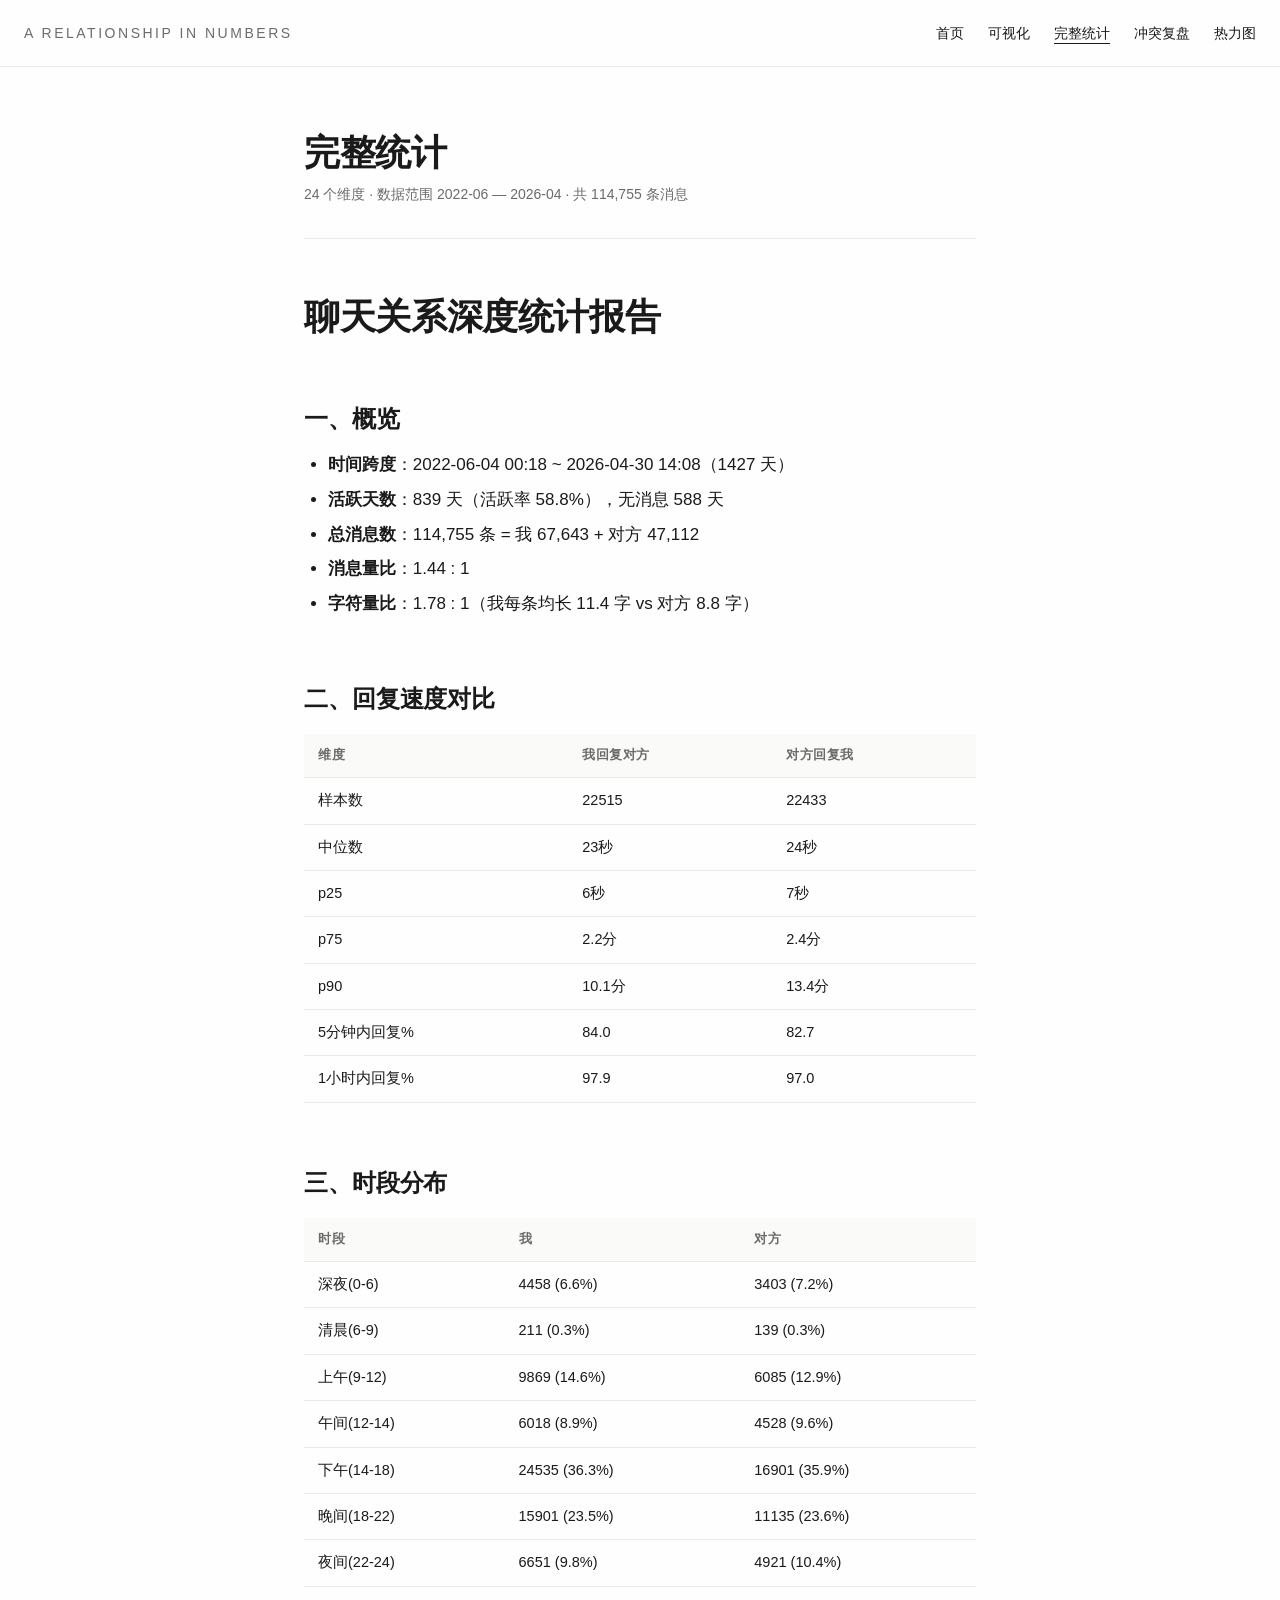
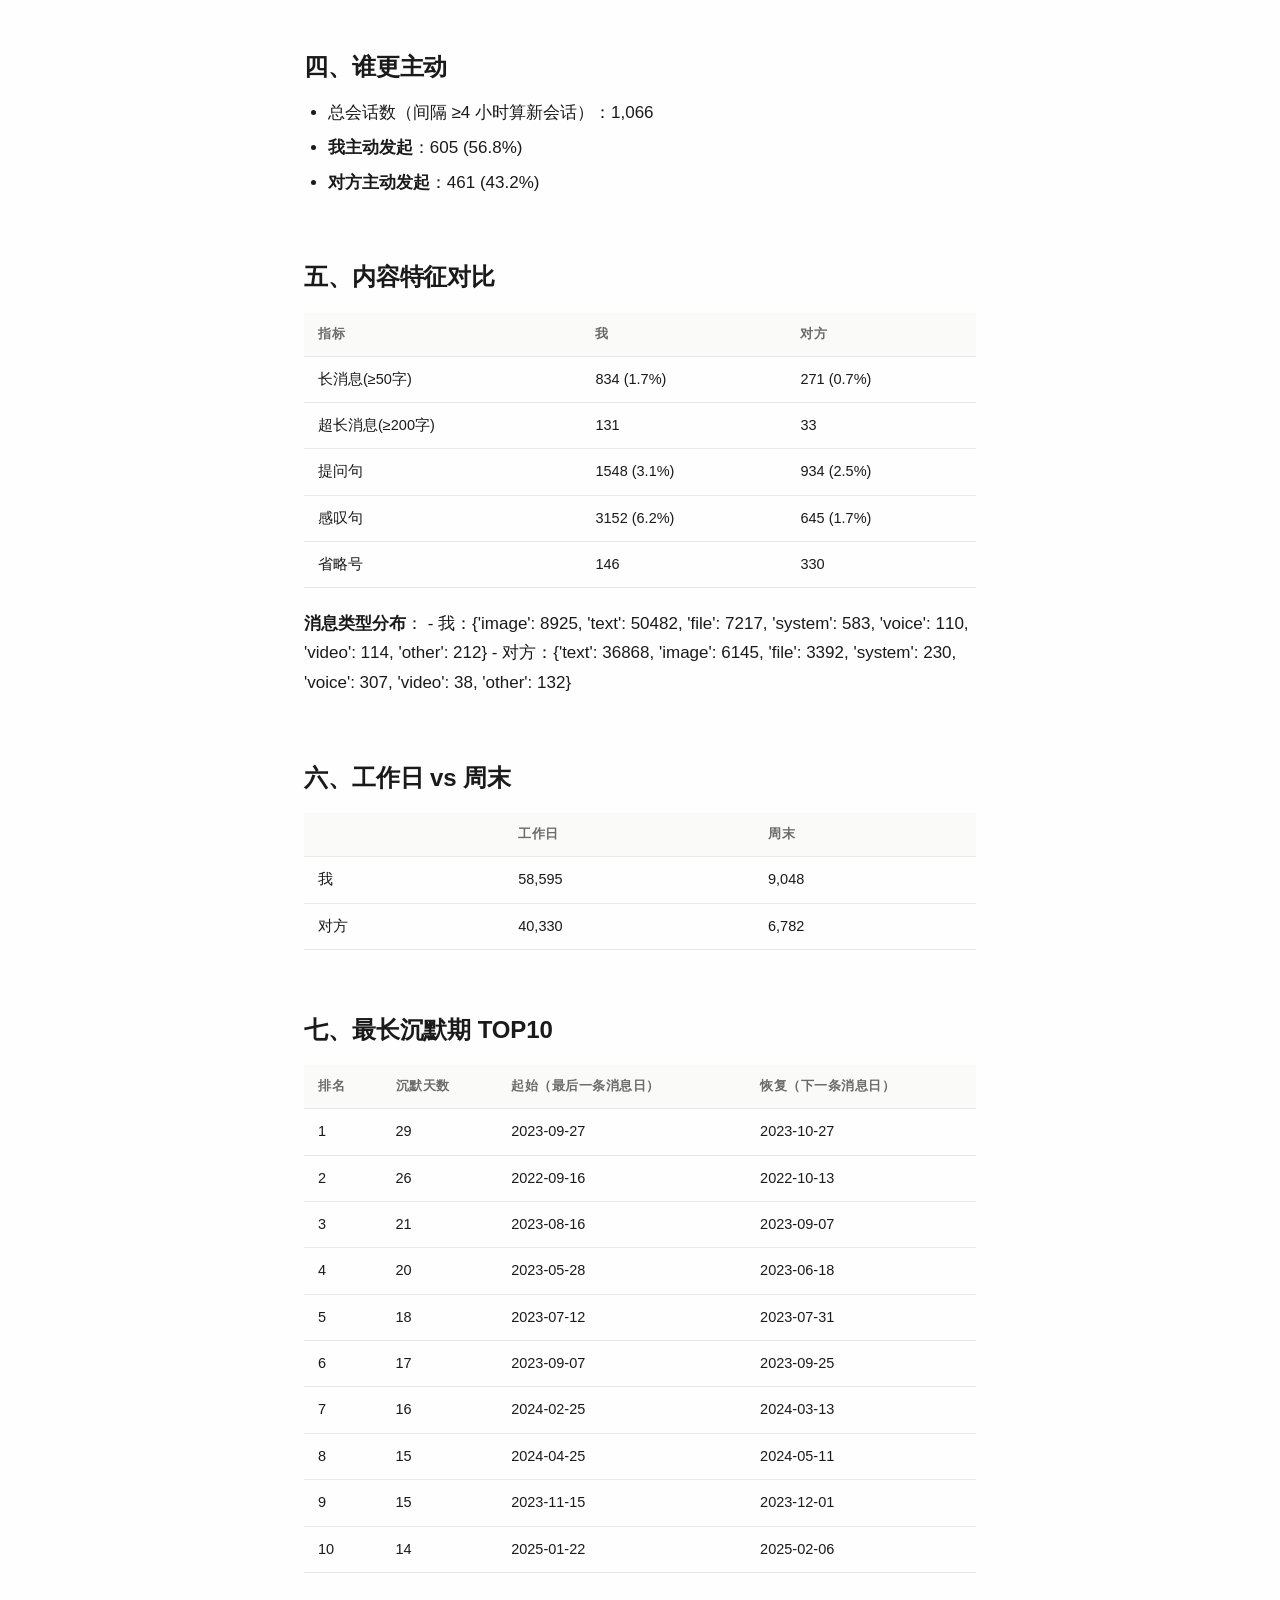
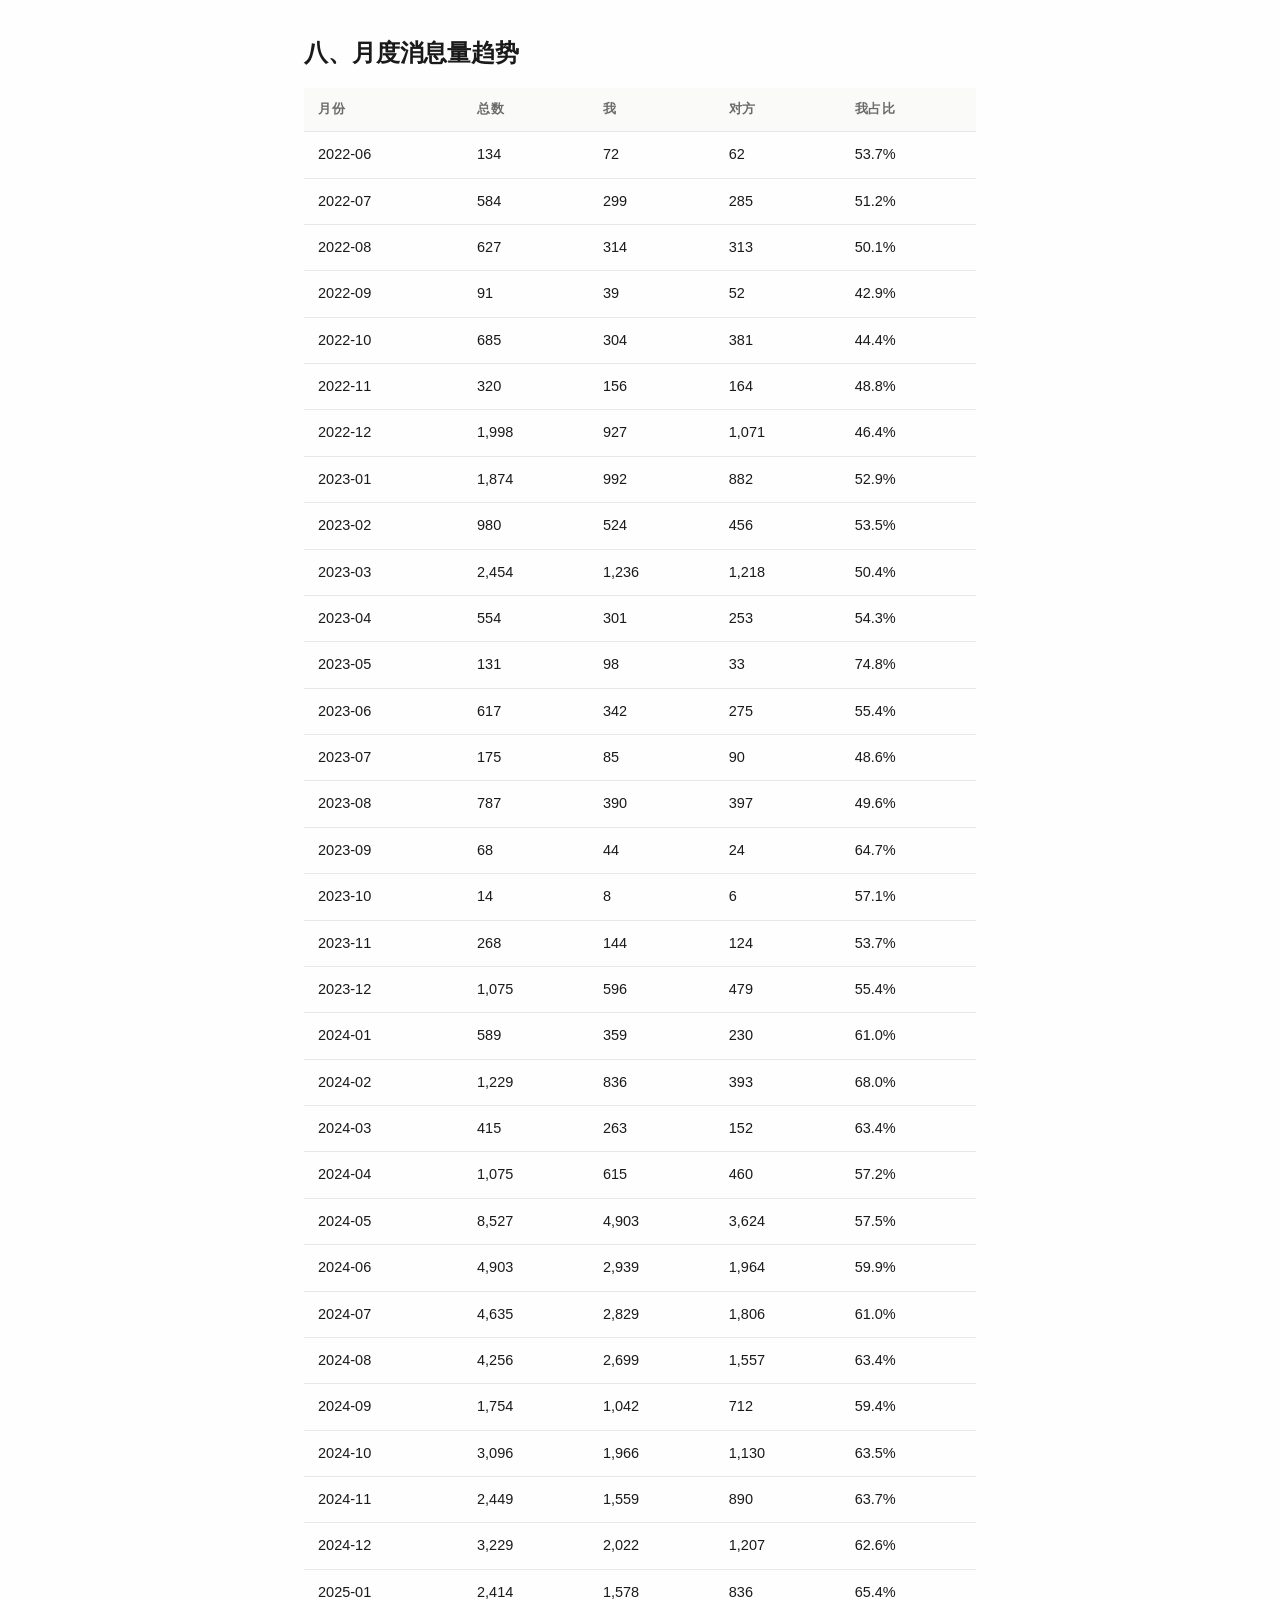
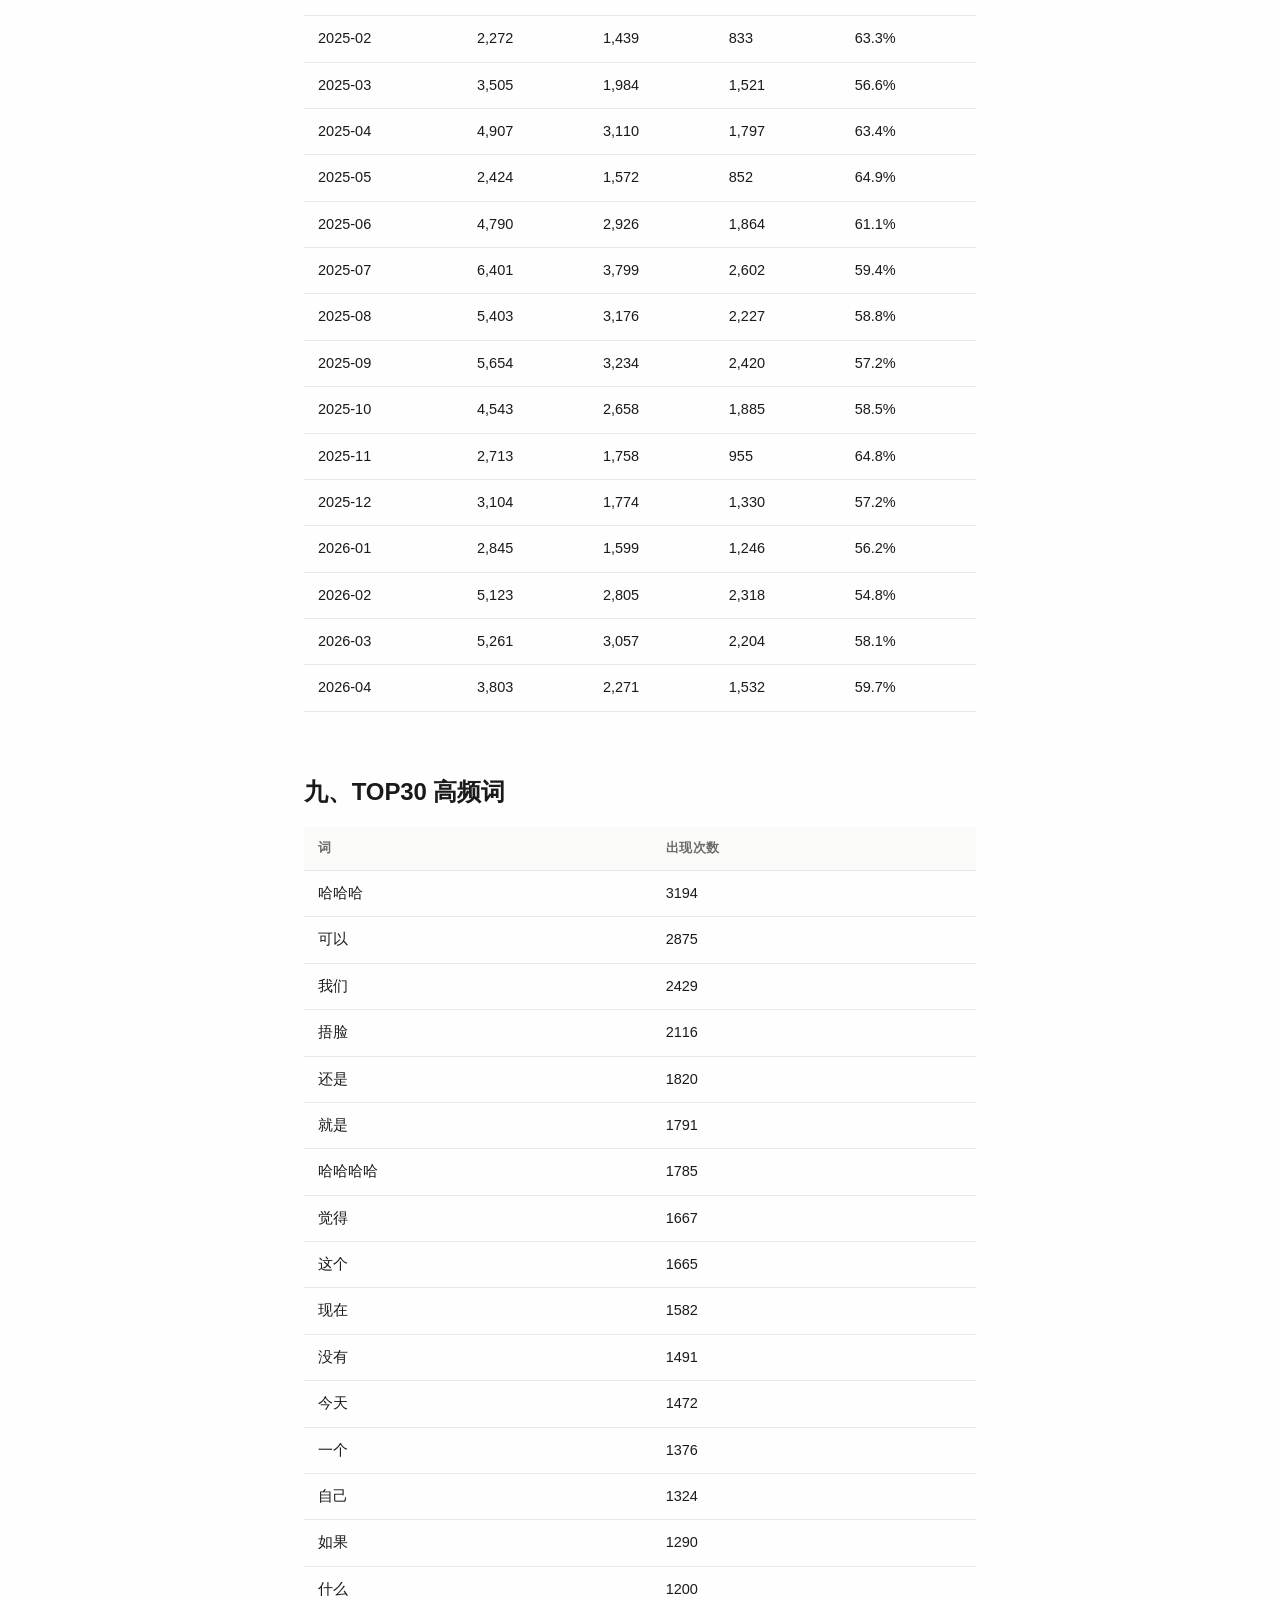
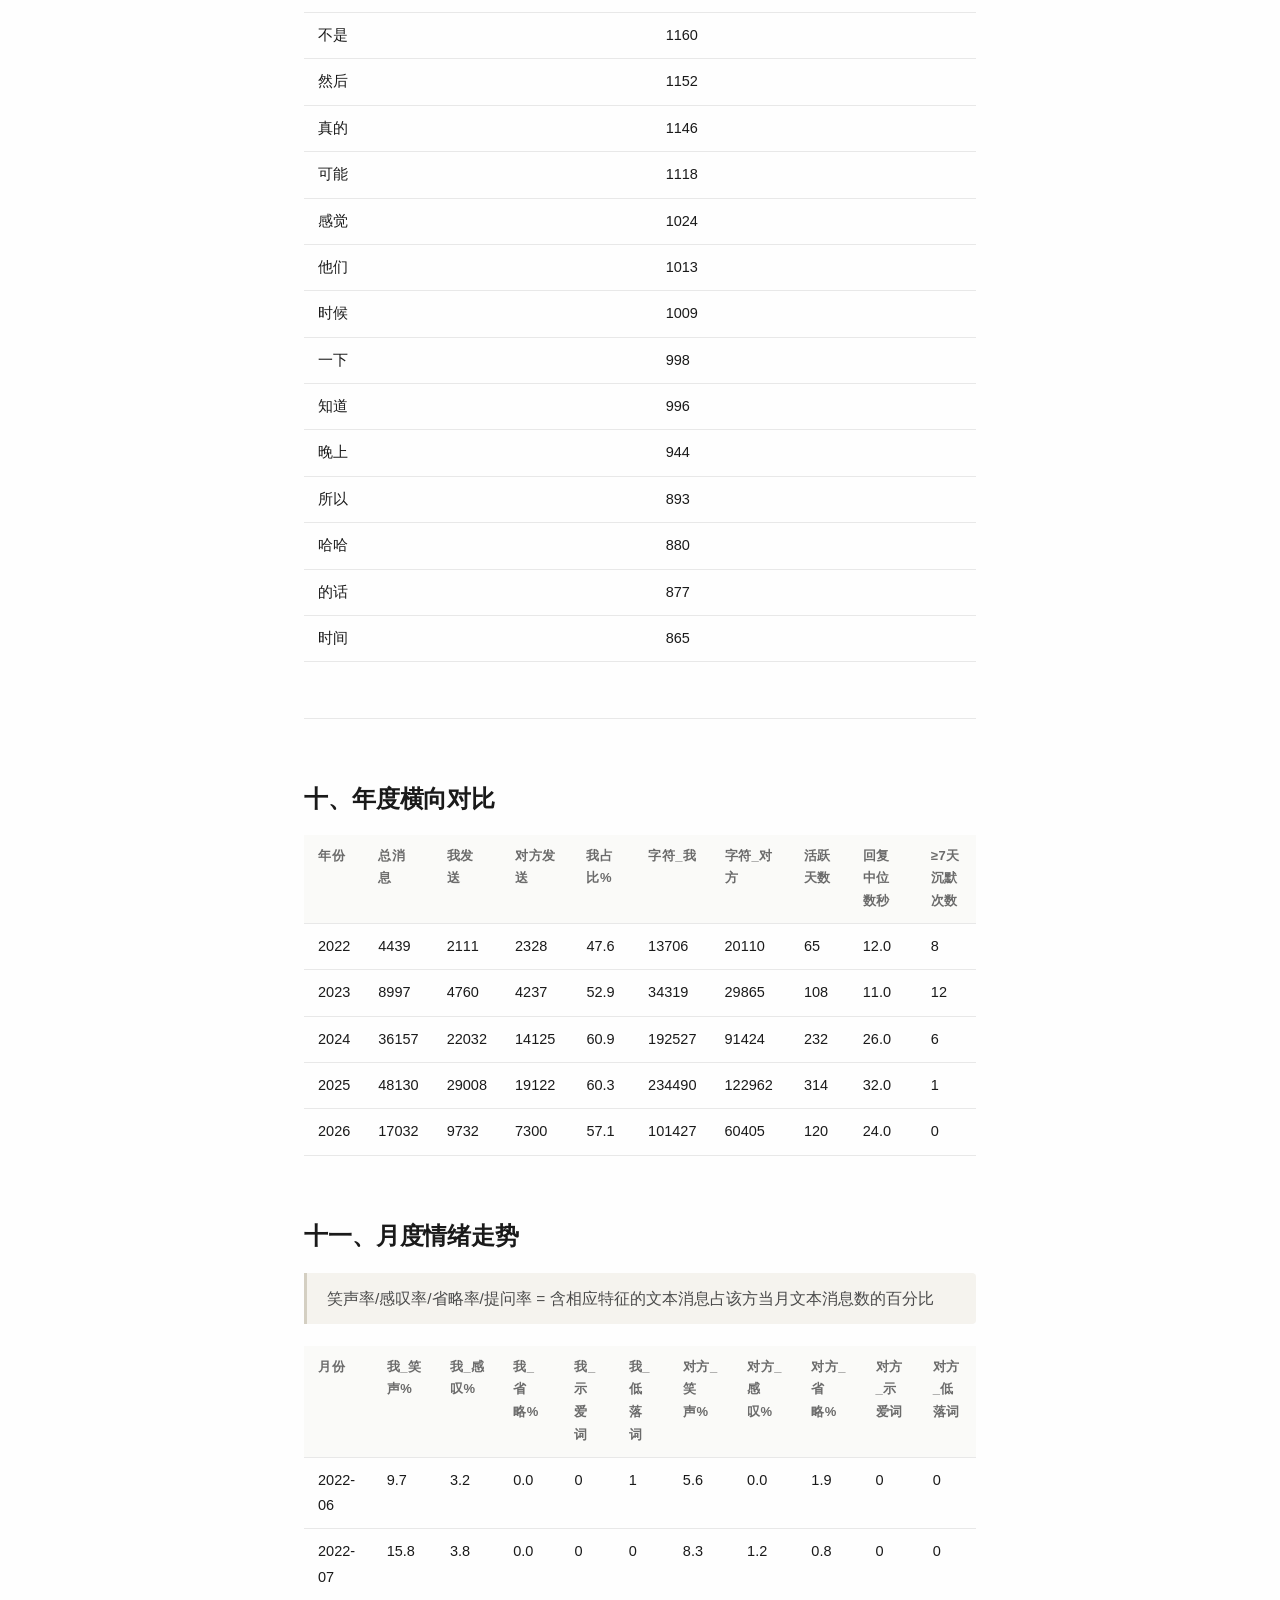
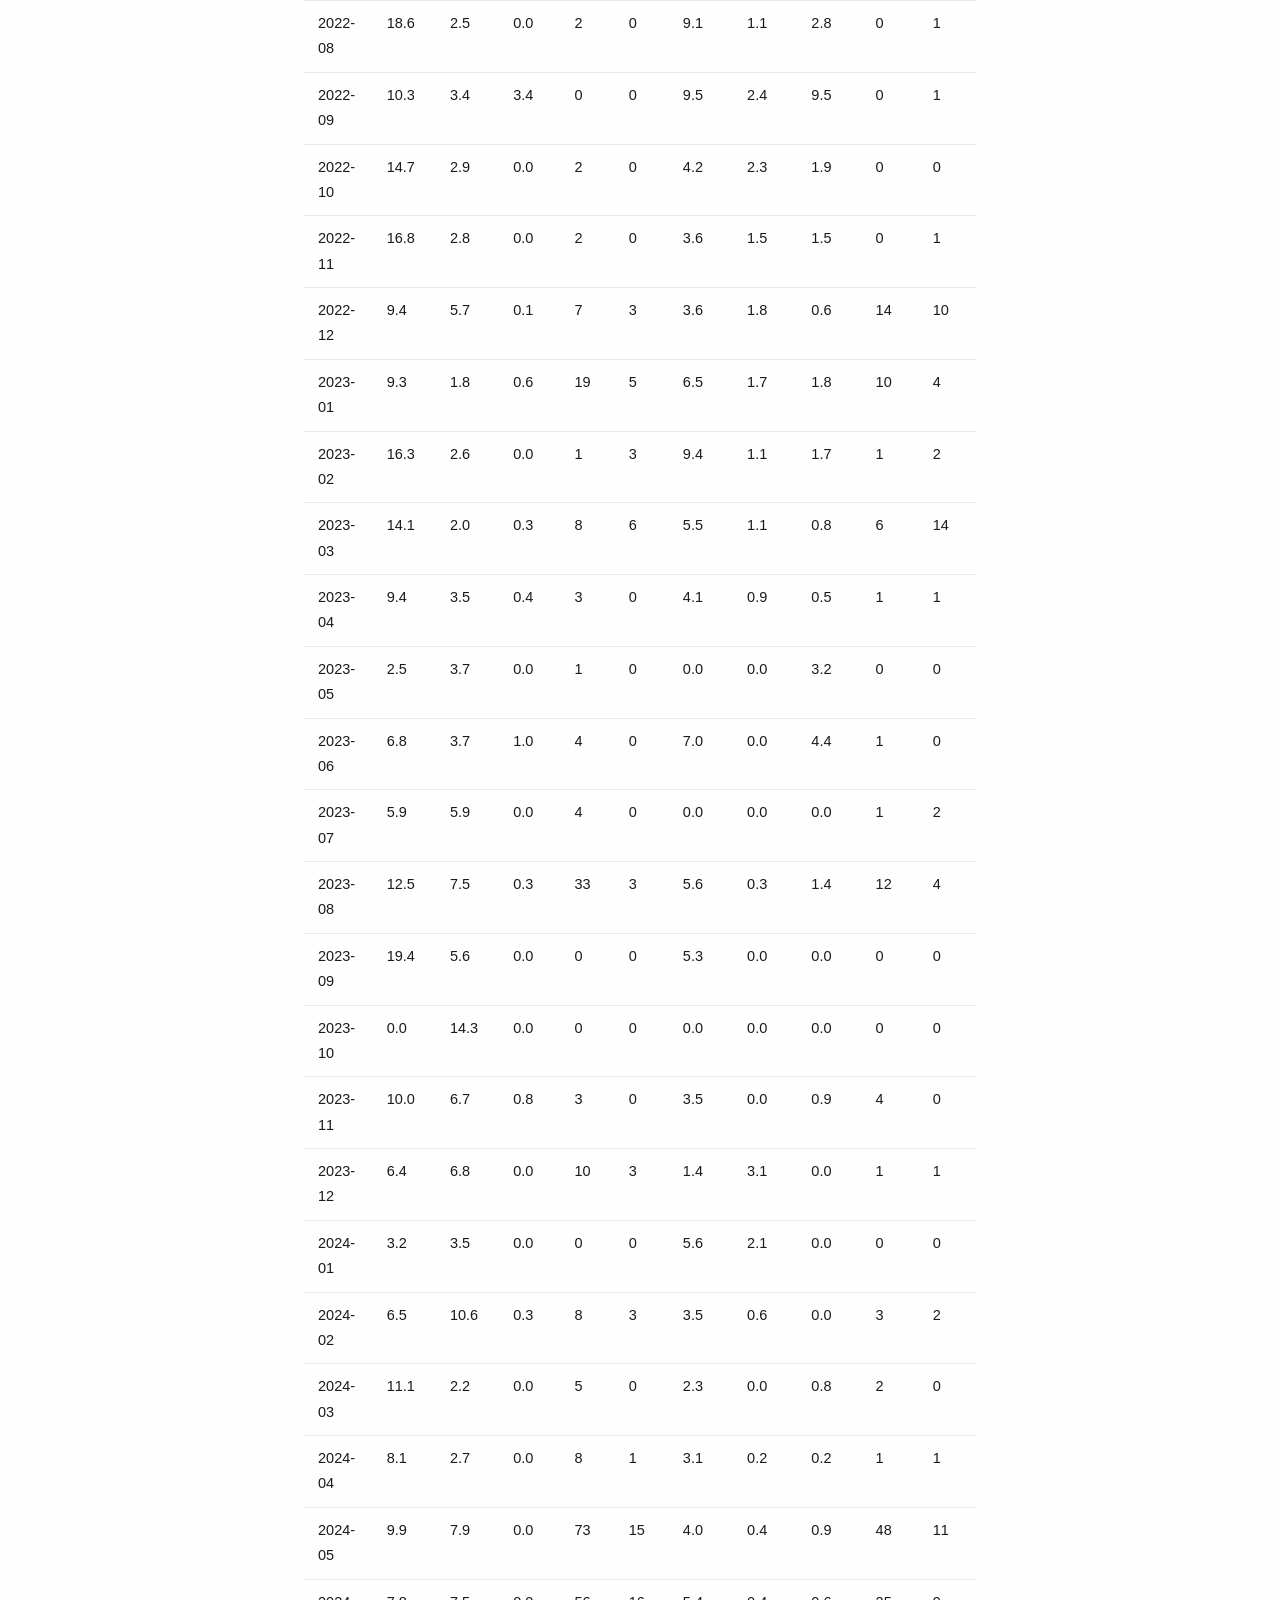
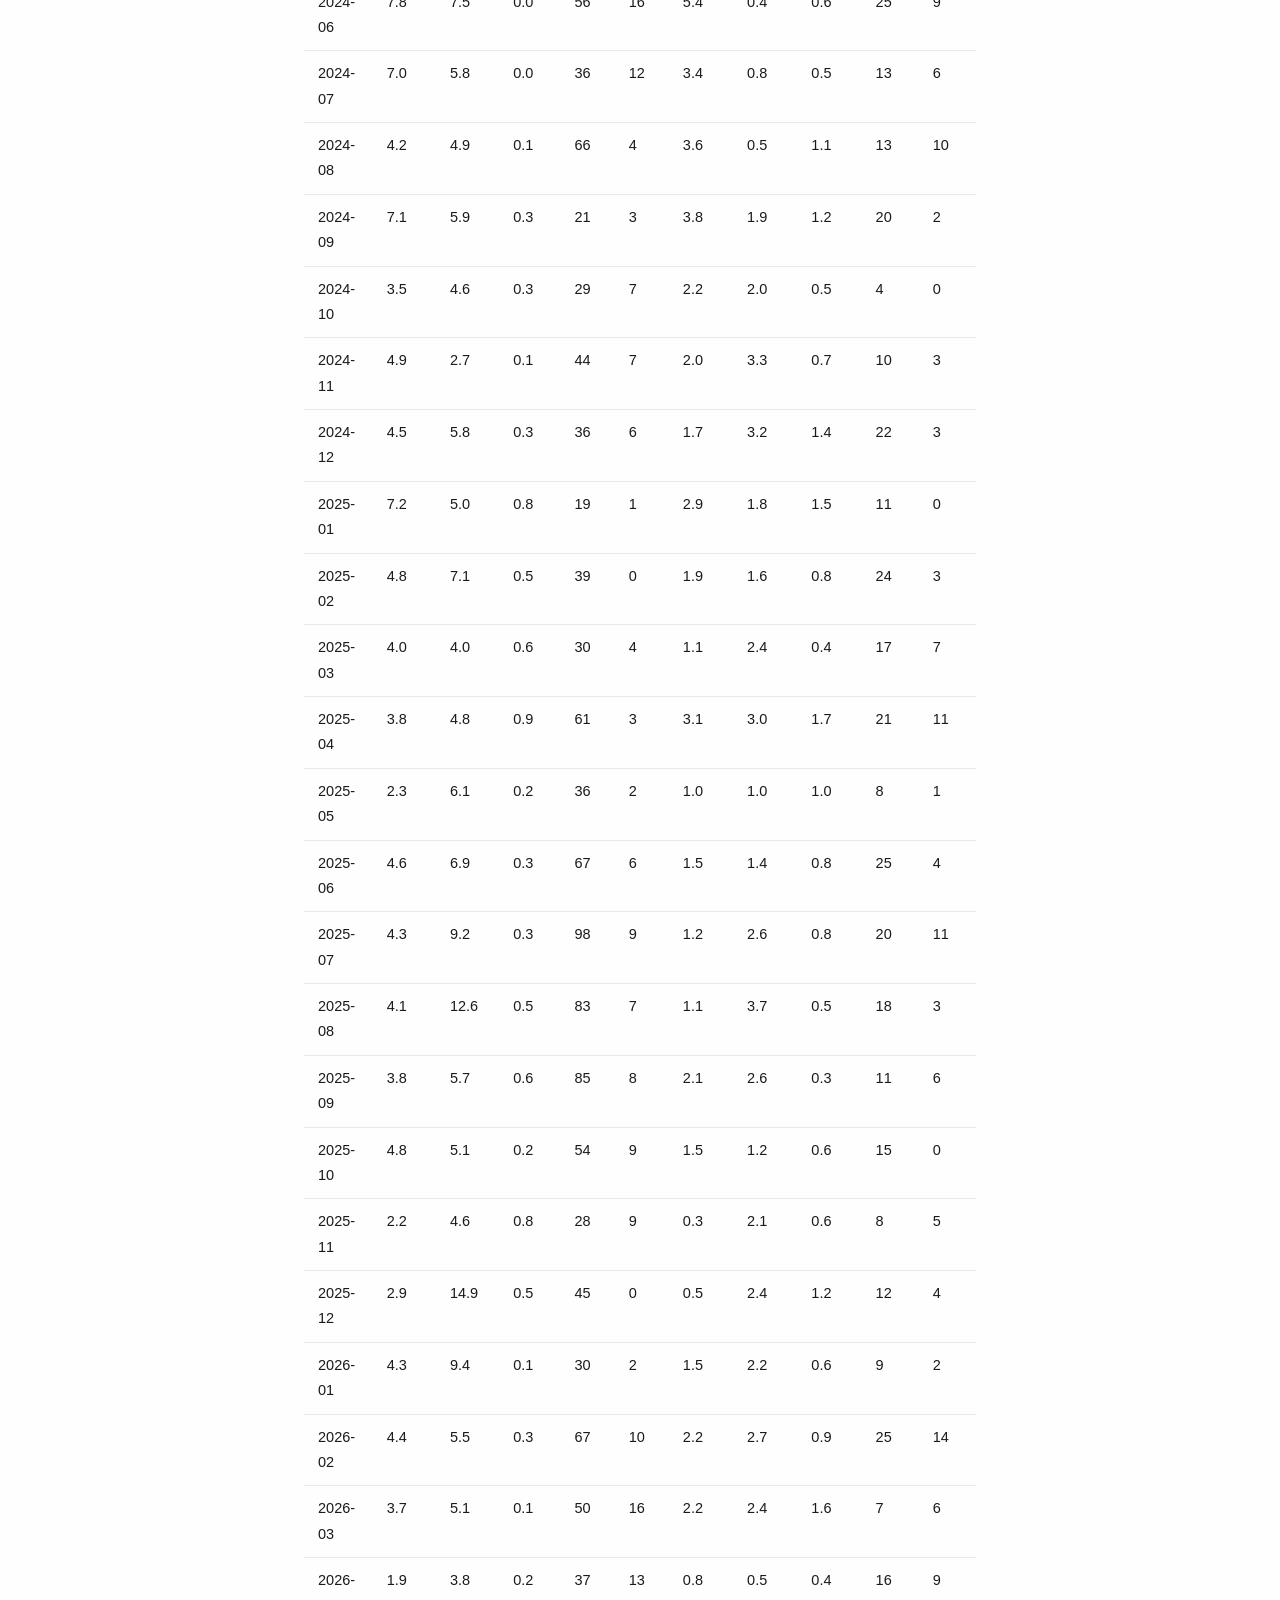
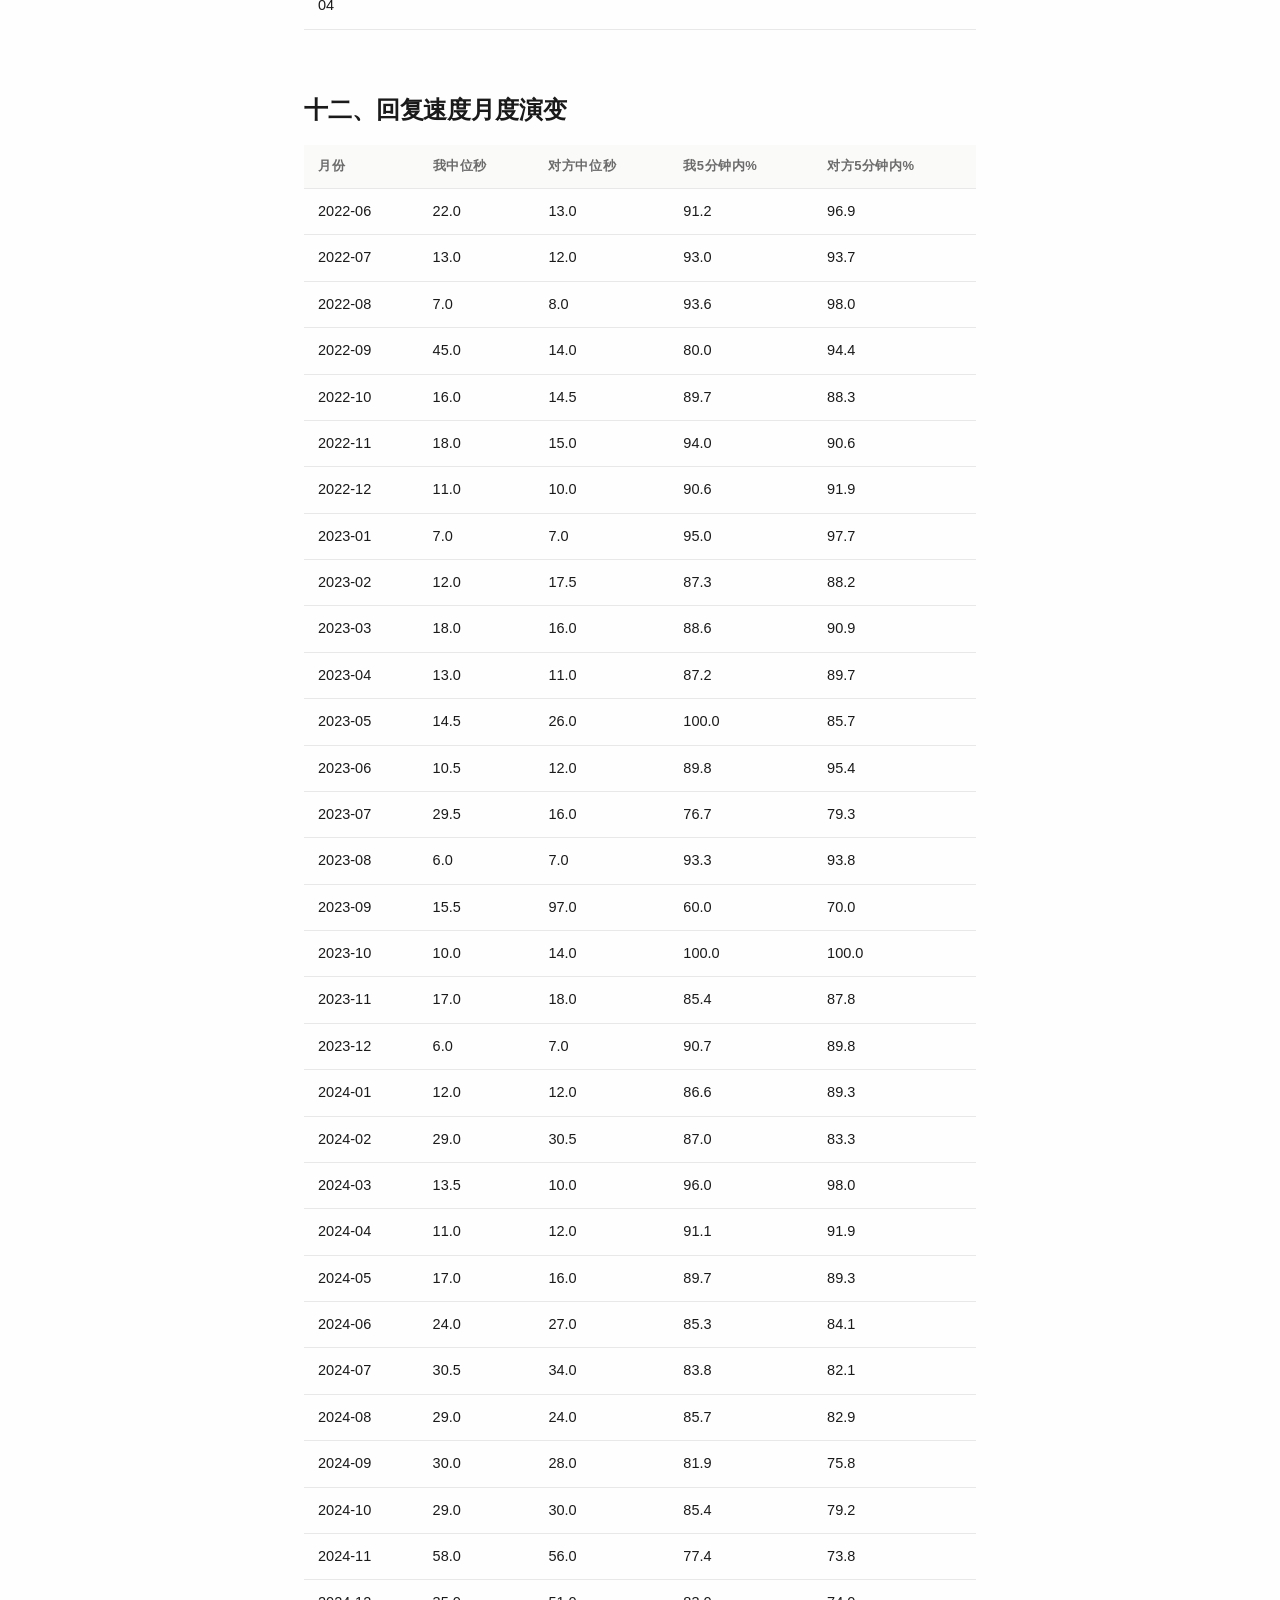
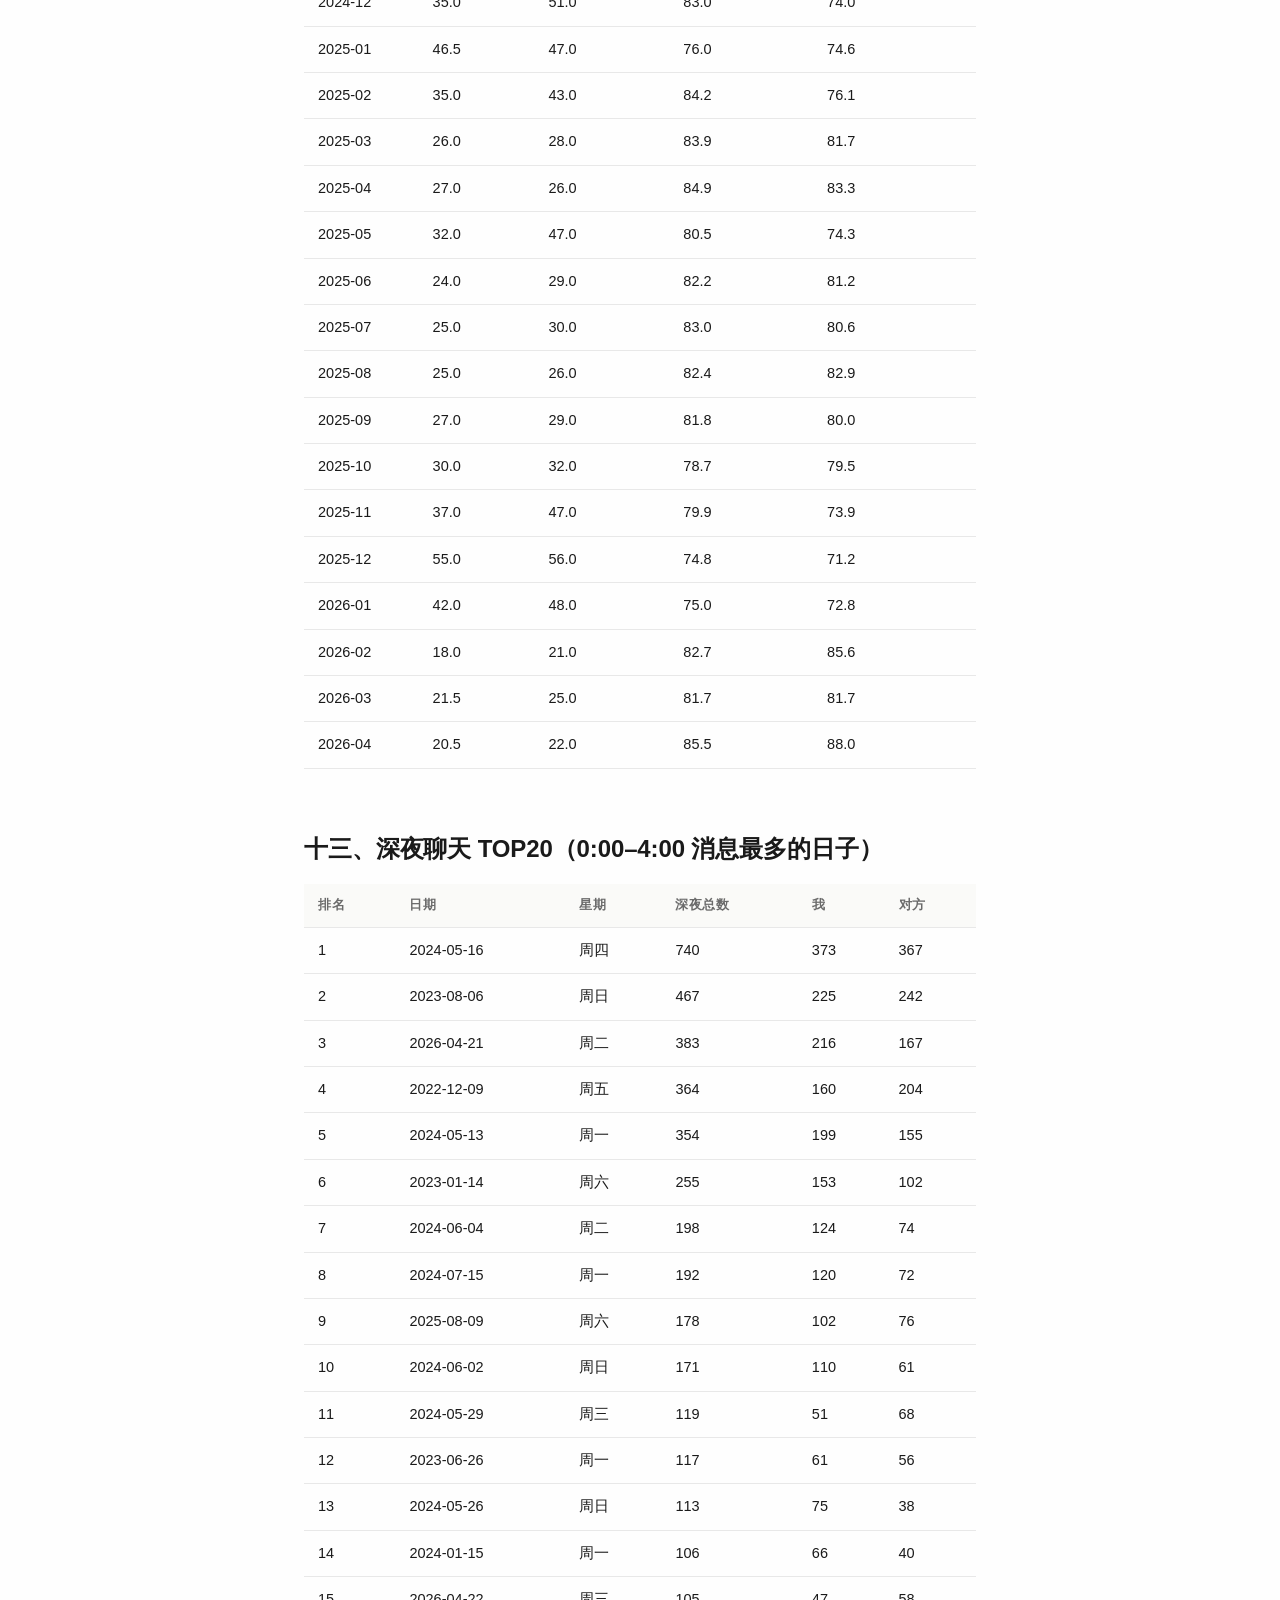
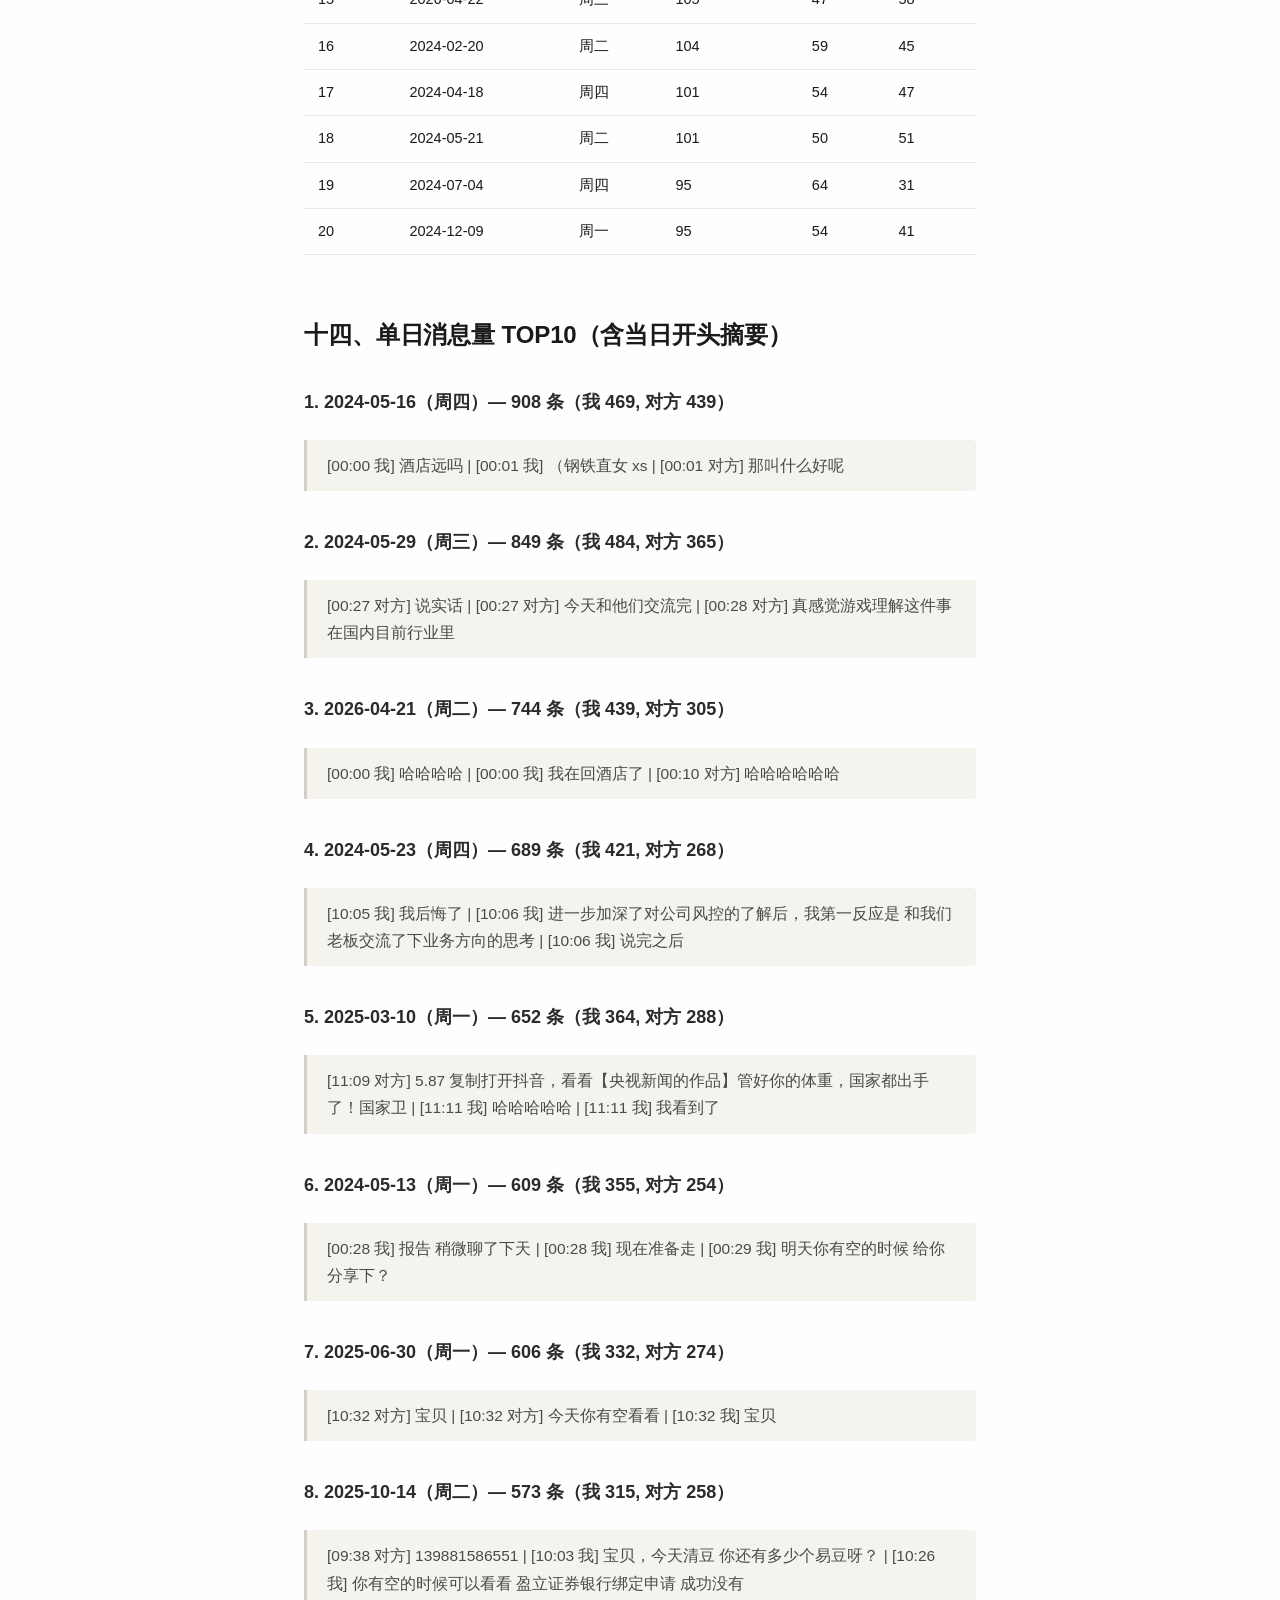
<file: stats.html>
<!DOCTYPE html>
<html lang="zh-CN">
<head>
<meta charset="utf-8">
<meta name="viewport" content="width=device-width, initial-scale=1">
<meta name="referrer" content="no-referrer">
<title>完整统计 — 一段关系的数字切片</title>
<link rel="stylesheet" href="assets/style.css">
</head>
<body>
<nav class="top">
  <div class="brand">A Relationship in Numbers</div>
  <div class="links"><a href="index.html" class="">首页</a><a href="dashboard.html" class="">可视化</a><a href="stats.html" class="active">完整统计</a><a href="conflict.html" class="">冲突复盘</a><a href="heatmap.html" class="">热力图</a></div>
</nav>
<main class="">
<h1>完整统计</h1>
<div class="meta">24 个维度 · 数据范围 2022-06 — 2026-04 · 共 114,755 条消息</div>
<h1>聊天关系深度统计报告</h1>
<h2>一、概览</h2>
<ul>
<li><strong>时间跨度</strong>：2022-06-04 00:18 ~ 2026-04-30 14:08（1427 天）</li>
<li><strong>活跃天数</strong>：839 天（活跃率 58.8%），无消息 588 天</li>
<li><strong>总消息数</strong>：114,755 条 = 我 67,643 + 对方 47,112</li>
<li><strong>消息量比</strong>：1.44 : 1</li>
<li><strong>字符量比</strong>：1.78 : 1（我每条均长 11.4 字 vs 对方 8.8 字）</li>
</ul>
<h2>二、回复速度对比</h2>
<table>
<thead>
<tr>
<th>维度</th>
<th>我回复对方</th>
<th>对方回复我</th>
</tr>
</thead>
<tbody>
<tr>
<td>样本数</td>
<td>22515</td>
<td>22433</td>
</tr>
<tr>
<td>中位数</td>
<td>23秒</td>
<td>24秒</td>
</tr>
<tr>
<td>p25</td>
<td>6秒</td>
<td>7秒</td>
</tr>
<tr>
<td>p75</td>
<td>2.2分</td>
<td>2.4分</td>
</tr>
<tr>
<td>p90</td>
<td>10.1分</td>
<td>13.4分</td>
</tr>
<tr>
<td>5分钟内回复%</td>
<td>84.0</td>
<td>82.7</td>
</tr>
<tr>
<td>1小时内回复%</td>
<td>97.9</td>
<td>97.0</td>
</tr>
</tbody>
</table>
<h2>三、时段分布</h2>
<table>
<thead>
<tr>
<th>时段</th>
<th>我</th>
<th>对方</th>
</tr>
</thead>
<tbody>
<tr>
<td>深夜(0-6)</td>
<td>4458 (6.6%)</td>
<td>3403 (7.2%)</td>
</tr>
<tr>
<td>清晨(6-9)</td>
<td>211 (0.3%)</td>
<td>139 (0.3%)</td>
</tr>
<tr>
<td>上午(9-12)</td>
<td>9869 (14.6%)</td>
<td>6085 (12.9%)</td>
</tr>
<tr>
<td>午间(12-14)</td>
<td>6018 (8.9%)</td>
<td>4528 (9.6%)</td>
</tr>
<tr>
<td>下午(14-18)</td>
<td>24535 (36.3%)</td>
<td>16901 (35.9%)</td>
</tr>
<tr>
<td>晚间(18-22)</td>
<td>15901 (23.5%)</td>
<td>11135 (23.6%)</td>
</tr>
<tr>
<td>夜间(22-24)</td>
<td>6651 (9.8%)</td>
<td>4921 (10.4%)</td>
</tr>
</tbody>
</table>
<h2>四、谁更主动</h2>
<ul>
<li>总会话数（间隔 ≥4 小时算新会话）：1,066</li>
<li><strong>我主动发起</strong>：605 (56.8%)</li>
<li><strong>对方主动发起</strong>：461 (43.2%)</li>
</ul>
<h2>五、内容特征对比</h2>
<table>
<thead>
<tr>
<th>指标</th>
<th>我</th>
<th>对方</th>
</tr>
</thead>
<tbody>
<tr>
<td>长消息(≥50字)</td>
<td>834 (1.7%)</td>
<td>271 (0.7%)</td>
</tr>
<tr>
<td>超长消息(≥200字)</td>
<td>131</td>
<td>33</td>
</tr>
<tr>
<td>提问句</td>
<td>1548 (3.1%)</td>
<td>934 (2.5%)</td>
</tr>
<tr>
<td>感叹句</td>
<td>3152 (6.2%)</td>
<td>645 (1.7%)</td>
</tr>
<tr>
<td>省略号</td>
<td>146</td>
<td>330</td>
</tr>
</tbody>
</table>
<p><strong>消息类型分布</strong>：
- 我：{'image': 8925, 'text': 50482, 'file': 7217, 'system': 583, 'voice': 110, 'video': 114, 'other': 212}
- 对方：{'text': 36868, 'image': 6145, 'file': 3392, 'system': 230, 'voice': 307, 'video': 38, 'other': 132}</p>
<h2>六、工作日 vs 周末</h2>
<table>
<thead>
<tr>
<th></th>
<th>工作日</th>
<th>周末</th>
</tr>
</thead>
<tbody>
<tr>
<td>我</td>
<td>58,595</td>
<td>9,048</td>
</tr>
<tr>
<td>对方</td>
<td>40,330</td>
<td>6,782</td>
</tr>
</tbody>
</table>
<h2>七、最长沉默期 TOP10</h2>
<table>
<thead>
<tr>
<th>排名</th>
<th>沉默天数</th>
<th>起始（最后一条消息日）</th>
<th>恢复（下一条消息日）</th>
</tr>
</thead>
<tbody>
<tr>
<td>1</td>
<td>29</td>
<td>2023-09-27</td>
<td>2023-10-27</td>
</tr>
<tr>
<td>2</td>
<td>26</td>
<td>2022-09-16</td>
<td>2022-10-13</td>
</tr>
<tr>
<td>3</td>
<td>21</td>
<td>2023-08-16</td>
<td>2023-09-07</td>
</tr>
<tr>
<td>4</td>
<td>20</td>
<td>2023-05-28</td>
<td>2023-06-18</td>
</tr>
<tr>
<td>5</td>
<td>18</td>
<td>2023-07-12</td>
<td>2023-07-31</td>
</tr>
<tr>
<td>6</td>
<td>17</td>
<td>2023-09-07</td>
<td>2023-09-25</td>
</tr>
<tr>
<td>7</td>
<td>16</td>
<td>2024-02-25</td>
<td>2024-03-13</td>
</tr>
<tr>
<td>8</td>
<td>15</td>
<td>2024-04-25</td>
<td>2024-05-11</td>
</tr>
<tr>
<td>9</td>
<td>15</td>
<td>2023-11-15</td>
<td>2023-12-01</td>
</tr>
<tr>
<td>10</td>
<td>14</td>
<td>2025-01-22</td>
<td>2025-02-06</td>
</tr>
</tbody>
</table>
<h2>八、月度消息量趋势</h2>
<table>
<thead>
<tr>
<th>月份</th>
<th>总数</th>
<th>我</th>
<th>对方</th>
<th>我占比</th>
</tr>
</thead>
<tbody>
<tr>
<td>2022-06</td>
<td>134</td>
<td>72</td>
<td>62</td>
<td>53.7%</td>
</tr>
<tr>
<td>2022-07</td>
<td>584</td>
<td>299</td>
<td>285</td>
<td>51.2%</td>
</tr>
<tr>
<td>2022-08</td>
<td>627</td>
<td>314</td>
<td>313</td>
<td>50.1%</td>
</tr>
<tr>
<td>2022-09</td>
<td>91</td>
<td>39</td>
<td>52</td>
<td>42.9%</td>
</tr>
<tr>
<td>2022-10</td>
<td>685</td>
<td>304</td>
<td>381</td>
<td>44.4%</td>
</tr>
<tr>
<td>2022-11</td>
<td>320</td>
<td>156</td>
<td>164</td>
<td>48.8%</td>
</tr>
<tr>
<td>2022-12</td>
<td>1,998</td>
<td>927</td>
<td>1,071</td>
<td>46.4%</td>
</tr>
<tr>
<td>2023-01</td>
<td>1,874</td>
<td>992</td>
<td>882</td>
<td>52.9%</td>
</tr>
<tr>
<td>2023-02</td>
<td>980</td>
<td>524</td>
<td>456</td>
<td>53.5%</td>
</tr>
<tr>
<td>2023-03</td>
<td>2,454</td>
<td>1,236</td>
<td>1,218</td>
<td>50.4%</td>
</tr>
<tr>
<td>2023-04</td>
<td>554</td>
<td>301</td>
<td>253</td>
<td>54.3%</td>
</tr>
<tr>
<td>2023-05</td>
<td>131</td>
<td>98</td>
<td>33</td>
<td>74.8%</td>
</tr>
<tr>
<td>2023-06</td>
<td>617</td>
<td>342</td>
<td>275</td>
<td>55.4%</td>
</tr>
<tr>
<td>2023-07</td>
<td>175</td>
<td>85</td>
<td>90</td>
<td>48.6%</td>
</tr>
<tr>
<td>2023-08</td>
<td>787</td>
<td>390</td>
<td>397</td>
<td>49.6%</td>
</tr>
<tr>
<td>2023-09</td>
<td>68</td>
<td>44</td>
<td>24</td>
<td>64.7%</td>
</tr>
<tr>
<td>2023-10</td>
<td>14</td>
<td>8</td>
<td>6</td>
<td>57.1%</td>
</tr>
<tr>
<td>2023-11</td>
<td>268</td>
<td>144</td>
<td>124</td>
<td>53.7%</td>
</tr>
<tr>
<td>2023-12</td>
<td>1,075</td>
<td>596</td>
<td>479</td>
<td>55.4%</td>
</tr>
<tr>
<td>2024-01</td>
<td>589</td>
<td>359</td>
<td>230</td>
<td>61.0%</td>
</tr>
<tr>
<td>2024-02</td>
<td>1,229</td>
<td>836</td>
<td>393</td>
<td>68.0%</td>
</tr>
<tr>
<td>2024-03</td>
<td>415</td>
<td>263</td>
<td>152</td>
<td>63.4%</td>
</tr>
<tr>
<td>2024-04</td>
<td>1,075</td>
<td>615</td>
<td>460</td>
<td>57.2%</td>
</tr>
<tr>
<td>2024-05</td>
<td>8,527</td>
<td>4,903</td>
<td>3,624</td>
<td>57.5%</td>
</tr>
<tr>
<td>2024-06</td>
<td>4,903</td>
<td>2,939</td>
<td>1,964</td>
<td>59.9%</td>
</tr>
<tr>
<td>2024-07</td>
<td>4,635</td>
<td>2,829</td>
<td>1,806</td>
<td>61.0%</td>
</tr>
<tr>
<td>2024-08</td>
<td>4,256</td>
<td>2,699</td>
<td>1,557</td>
<td>63.4%</td>
</tr>
<tr>
<td>2024-09</td>
<td>1,754</td>
<td>1,042</td>
<td>712</td>
<td>59.4%</td>
</tr>
<tr>
<td>2024-10</td>
<td>3,096</td>
<td>1,966</td>
<td>1,130</td>
<td>63.5%</td>
</tr>
<tr>
<td>2024-11</td>
<td>2,449</td>
<td>1,559</td>
<td>890</td>
<td>63.7%</td>
</tr>
<tr>
<td>2024-12</td>
<td>3,229</td>
<td>2,022</td>
<td>1,207</td>
<td>62.6%</td>
</tr>
<tr>
<td>2025-01</td>
<td>2,414</td>
<td>1,578</td>
<td>836</td>
<td>65.4%</td>
</tr>
<tr>
<td>2025-02</td>
<td>2,272</td>
<td>1,439</td>
<td>833</td>
<td>63.3%</td>
</tr>
<tr>
<td>2025-03</td>
<td>3,505</td>
<td>1,984</td>
<td>1,521</td>
<td>56.6%</td>
</tr>
<tr>
<td>2025-04</td>
<td>4,907</td>
<td>3,110</td>
<td>1,797</td>
<td>63.4%</td>
</tr>
<tr>
<td>2025-05</td>
<td>2,424</td>
<td>1,572</td>
<td>852</td>
<td>64.9%</td>
</tr>
<tr>
<td>2025-06</td>
<td>4,790</td>
<td>2,926</td>
<td>1,864</td>
<td>61.1%</td>
</tr>
<tr>
<td>2025-07</td>
<td>6,401</td>
<td>3,799</td>
<td>2,602</td>
<td>59.4%</td>
</tr>
<tr>
<td>2025-08</td>
<td>5,403</td>
<td>3,176</td>
<td>2,227</td>
<td>58.8%</td>
</tr>
<tr>
<td>2025-09</td>
<td>5,654</td>
<td>3,234</td>
<td>2,420</td>
<td>57.2%</td>
</tr>
<tr>
<td>2025-10</td>
<td>4,543</td>
<td>2,658</td>
<td>1,885</td>
<td>58.5%</td>
</tr>
<tr>
<td>2025-11</td>
<td>2,713</td>
<td>1,758</td>
<td>955</td>
<td>64.8%</td>
</tr>
<tr>
<td>2025-12</td>
<td>3,104</td>
<td>1,774</td>
<td>1,330</td>
<td>57.2%</td>
</tr>
<tr>
<td>2026-01</td>
<td>2,845</td>
<td>1,599</td>
<td>1,246</td>
<td>56.2%</td>
</tr>
<tr>
<td>2026-02</td>
<td>5,123</td>
<td>2,805</td>
<td>2,318</td>
<td>54.8%</td>
</tr>
<tr>
<td>2026-03</td>
<td>5,261</td>
<td>3,057</td>
<td>2,204</td>
<td>58.1%</td>
</tr>
<tr>
<td>2026-04</td>
<td>3,803</td>
<td>2,271</td>
<td>1,532</td>
<td>59.7%</td>
</tr>
</tbody>
</table>
<h2>九、TOP30 高频词</h2>
<table>
<thead>
<tr>
<th>词</th>
<th>出现次数</th>
</tr>
</thead>
<tbody>
<tr>
<td>哈哈哈</td>
<td>3194</td>
</tr>
<tr>
<td>可以</td>
<td>2875</td>
</tr>
<tr>
<td>我们</td>
<td>2429</td>
</tr>
<tr>
<td>捂脸</td>
<td>2116</td>
</tr>
<tr>
<td>还是</td>
<td>1820</td>
</tr>
<tr>
<td>就是</td>
<td>1791</td>
</tr>
<tr>
<td>哈哈哈哈</td>
<td>1785</td>
</tr>
<tr>
<td>觉得</td>
<td>1667</td>
</tr>
<tr>
<td>这个</td>
<td>1665</td>
</tr>
<tr>
<td>现在</td>
<td>1582</td>
</tr>
<tr>
<td>没有</td>
<td>1491</td>
</tr>
<tr>
<td>今天</td>
<td>1472</td>
</tr>
<tr>
<td>一个</td>
<td>1376</td>
</tr>
<tr>
<td>自己</td>
<td>1324</td>
</tr>
<tr>
<td>如果</td>
<td>1290</td>
</tr>
<tr>
<td>什么</td>
<td>1200</td>
</tr>
<tr>
<td>不是</td>
<td>1160</td>
</tr>
<tr>
<td>然后</td>
<td>1152</td>
</tr>
<tr>
<td>真的</td>
<td>1146</td>
</tr>
<tr>
<td>可能</td>
<td>1118</td>
</tr>
<tr>
<td>感觉</td>
<td>1024</td>
</tr>
<tr>
<td>他们</td>
<td>1013</td>
</tr>
<tr>
<td>时候</td>
<td>1009</td>
</tr>
<tr>
<td>一下</td>
<td>998</td>
</tr>
<tr>
<td>知道</td>
<td>996</td>
</tr>
<tr>
<td>晚上</td>
<td>944</td>
</tr>
<tr>
<td>所以</td>
<td>893</td>
</tr>
<tr>
<td>哈哈</td>
<td>880</td>
</tr>
<tr>
<td>的话</td>
<td>877</td>
</tr>
<tr>
<td>时间</td>
<td>865</td>
</tr>
</tbody>
</table>
<hr />
<h2>十、年度横向对比</h2>
<table>
<thead>
<tr>
<th>年份</th>
<th>总消息</th>
<th>我发送</th>
<th>对方发送</th>
<th>我占比%</th>
<th>字符_我</th>
<th>字符_对方</th>
<th>活跃天数</th>
<th>回复中位数秒</th>
<th>≥7天沉默次数</th>
</tr>
</thead>
<tbody>
<tr>
<td>2022</td>
<td>4439</td>
<td>2111</td>
<td>2328</td>
<td>47.6</td>
<td>13706</td>
<td>20110</td>
<td>65</td>
<td>12.0</td>
<td>8</td>
</tr>
<tr>
<td>2023</td>
<td>8997</td>
<td>4760</td>
<td>4237</td>
<td>52.9</td>
<td>34319</td>
<td>29865</td>
<td>108</td>
<td>11.0</td>
<td>12</td>
</tr>
<tr>
<td>2024</td>
<td>36157</td>
<td>22032</td>
<td>14125</td>
<td>60.9</td>
<td>192527</td>
<td>91424</td>
<td>232</td>
<td>26.0</td>
<td>6</td>
</tr>
<tr>
<td>2025</td>
<td>48130</td>
<td>29008</td>
<td>19122</td>
<td>60.3</td>
<td>234490</td>
<td>122962</td>
<td>314</td>
<td>32.0</td>
<td>1</td>
</tr>
<tr>
<td>2026</td>
<td>17032</td>
<td>9732</td>
<td>7300</td>
<td>57.1</td>
<td>101427</td>
<td>60405</td>
<td>120</td>
<td>24.0</td>
<td>0</td>
</tr>
</tbody>
</table>
<h2>十一、月度情绪走势</h2>
<blockquote>
<p>笑声率/感叹率/省略率/提问率 = 含相应特征的文本消息占该方当月文本消息数的百分比</p>
</blockquote>
<table>
<thead>
<tr>
<th>月份</th>
<th>我_笑声%</th>
<th>我_感叹%</th>
<th>我_省略%</th>
<th>我_示爱词</th>
<th>我_低落词</th>
<th>对方_笑声%</th>
<th>对方_感叹%</th>
<th>对方_省略%</th>
<th>对方_示爱词</th>
<th>对方_低落词</th>
</tr>
</thead>
<tbody>
<tr>
<td>2022-06</td>
<td>9.7</td>
<td>3.2</td>
<td>0.0</td>
<td>0</td>
<td>1</td>
<td>5.6</td>
<td>0.0</td>
<td>1.9</td>
<td>0</td>
<td>0</td>
</tr>
<tr>
<td>2022-07</td>
<td>15.8</td>
<td>3.8</td>
<td>0.0</td>
<td>0</td>
<td>0</td>
<td>8.3</td>
<td>1.2</td>
<td>0.8</td>
<td>0</td>
<td>0</td>
</tr>
<tr>
<td>2022-08</td>
<td>18.6</td>
<td>2.5</td>
<td>0.0</td>
<td>2</td>
<td>0</td>
<td>9.1</td>
<td>1.1</td>
<td>2.8</td>
<td>0</td>
<td>1</td>
</tr>
<tr>
<td>2022-09</td>
<td>10.3</td>
<td>3.4</td>
<td>3.4</td>
<td>0</td>
<td>0</td>
<td>9.5</td>
<td>2.4</td>
<td>9.5</td>
<td>0</td>
<td>1</td>
</tr>
<tr>
<td>2022-10</td>
<td>14.7</td>
<td>2.9</td>
<td>0.0</td>
<td>2</td>
<td>0</td>
<td>4.2</td>
<td>2.3</td>
<td>1.9</td>
<td>0</td>
<td>0</td>
</tr>
<tr>
<td>2022-11</td>
<td>16.8</td>
<td>2.8</td>
<td>0.0</td>
<td>2</td>
<td>0</td>
<td>3.6</td>
<td>1.5</td>
<td>1.5</td>
<td>0</td>
<td>1</td>
</tr>
<tr>
<td>2022-12</td>
<td>9.4</td>
<td>5.7</td>
<td>0.1</td>
<td>7</td>
<td>3</td>
<td>3.6</td>
<td>1.8</td>
<td>0.6</td>
<td>14</td>
<td>10</td>
</tr>
<tr>
<td>2023-01</td>
<td>9.3</td>
<td>1.8</td>
<td>0.6</td>
<td>19</td>
<td>5</td>
<td>6.5</td>
<td>1.7</td>
<td>1.8</td>
<td>10</td>
<td>4</td>
</tr>
<tr>
<td>2023-02</td>
<td>16.3</td>
<td>2.6</td>
<td>0.0</td>
<td>1</td>
<td>3</td>
<td>9.4</td>
<td>1.1</td>
<td>1.7</td>
<td>1</td>
<td>2</td>
</tr>
<tr>
<td>2023-03</td>
<td>14.1</td>
<td>2.0</td>
<td>0.3</td>
<td>8</td>
<td>6</td>
<td>5.5</td>
<td>1.1</td>
<td>0.8</td>
<td>6</td>
<td>14</td>
</tr>
<tr>
<td>2023-04</td>
<td>9.4</td>
<td>3.5</td>
<td>0.4</td>
<td>3</td>
<td>0</td>
<td>4.1</td>
<td>0.9</td>
<td>0.5</td>
<td>1</td>
<td>1</td>
</tr>
<tr>
<td>2023-05</td>
<td>2.5</td>
<td>3.7</td>
<td>0.0</td>
<td>1</td>
<td>0</td>
<td>0.0</td>
<td>0.0</td>
<td>3.2</td>
<td>0</td>
<td>0</td>
</tr>
<tr>
<td>2023-06</td>
<td>6.8</td>
<td>3.7</td>
<td>1.0</td>
<td>4</td>
<td>0</td>
<td>7.0</td>
<td>0.0</td>
<td>4.4</td>
<td>1</td>
<td>0</td>
</tr>
<tr>
<td>2023-07</td>
<td>5.9</td>
<td>5.9</td>
<td>0.0</td>
<td>4</td>
<td>0</td>
<td>0.0</td>
<td>0.0</td>
<td>0.0</td>
<td>1</td>
<td>2</td>
</tr>
<tr>
<td>2023-08</td>
<td>12.5</td>
<td>7.5</td>
<td>0.3</td>
<td>33</td>
<td>3</td>
<td>5.6</td>
<td>0.3</td>
<td>1.4</td>
<td>12</td>
<td>4</td>
</tr>
<tr>
<td>2023-09</td>
<td>19.4</td>
<td>5.6</td>
<td>0.0</td>
<td>0</td>
<td>0</td>
<td>5.3</td>
<td>0.0</td>
<td>0.0</td>
<td>0</td>
<td>0</td>
</tr>
<tr>
<td>2023-10</td>
<td>0.0</td>
<td>14.3</td>
<td>0.0</td>
<td>0</td>
<td>0</td>
<td>0.0</td>
<td>0.0</td>
<td>0.0</td>
<td>0</td>
<td>0</td>
</tr>
<tr>
<td>2023-11</td>
<td>10.0</td>
<td>6.7</td>
<td>0.8</td>
<td>3</td>
<td>0</td>
<td>3.5</td>
<td>0.0</td>
<td>0.9</td>
<td>4</td>
<td>0</td>
</tr>
<tr>
<td>2023-12</td>
<td>6.4</td>
<td>6.8</td>
<td>0.0</td>
<td>10</td>
<td>3</td>
<td>1.4</td>
<td>3.1</td>
<td>0.0</td>
<td>1</td>
<td>1</td>
</tr>
<tr>
<td>2024-01</td>
<td>3.2</td>
<td>3.5</td>
<td>0.0</td>
<td>0</td>
<td>0</td>
<td>5.6</td>
<td>2.1</td>
<td>0.0</td>
<td>0</td>
<td>0</td>
</tr>
<tr>
<td>2024-02</td>
<td>6.5</td>
<td>10.6</td>
<td>0.3</td>
<td>8</td>
<td>3</td>
<td>3.5</td>
<td>0.6</td>
<td>0.0</td>
<td>3</td>
<td>2</td>
</tr>
<tr>
<td>2024-03</td>
<td>11.1</td>
<td>2.2</td>
<td>0.0</td>
<td>5</td>
<td>0</td>
<td>2.3</td>
<td>0.0</td>
<td>0.8</td>
<td>2</td>
<td>0</td>
</tr>
<tr>
<td>2024-04</td>
<td>8.1</td>
<td>2.7</td>
<td>0.0</td>
<td>8</td>
<td>1</td>
<td>3.1</td>
<td>0.2</td>
<td>0.2</td>
<td>1</td>
<td>1</td>
</tr>
<tr>
<td>2024-05</td>
<td>9.9</td>
<td>7.9</td>
<td>0.0</td>
<td>73</td>
<td>15</td>
<td>4.0</td>
<td>0.4</td>
<td>0.9</td>
<td>48</td>
<td>11</td>
</tr>
<tr>
<td>2024-06</td>
<td>7.8</td>
<td>7.5</td>
<td>0.0</td>
<td>56</td>
<td>16</td>
<td>5.4</td>
<td>0.4</td>
<td>0.6</td>
<td>25</td>
<td>9</td>
</tr>
<tr>
<td>2024-07</td>
<td>7.0</td>
<td>5.8</td>
<td>0.0</td>
<td>36</td>
<td>12</td>
<td>3.4</td>
<td>0.8</td>
<td>0.5</td>
<td>13</td>
<td>6</td>
</tr>
<tr>
<td>2024-08</td>
<td>4.2</td>
<td>4.9</td>
<td>0.1</td>
<td>66</td>
<td>4</td>
<td>3.6</td>
<td>0.5</td>
<td>1.1</td>
<td>13</td>
<td>10</td>
</tr>
<tr>
<td>2024-09</td>
<td>7.1</td>
<td>5.9</td>
<td>0.3</td>
<td>21</td>
<td>3</td>
<td>3.8</td>
<td>1.9</td>
<td>1.2</td>
<td>20</td>
<td>2</td>
</tr>
<tr>
<td>2024-10</td>
<td>3.5</td>
<td>4.6</td>
<td>0.3</td>
<td>29</td>
<td>7</td>
<td>2.2</td>
<td>2.0</td>
<td>0.5</td>
<td>4</td>
<td>0</td>
</tr>
<tr>
<td>2024-11</td>
<td>4.9</td>
<td>2.7</td>
<td>0.1</td>
<td>44</td>
<td>7</td>
<td>2.0</td>
<td>3.3</td>
<td>0.7</td>
<td>10</td>
<td>3</td>
</tr>
<tr>
<td>2024-12</td>
<td>4.5</td>
<td>5.8</td>
<td>0.3</td>
<td>36</td>
<td>6</td>
<td>1.7</td>
<td>3.2</td>
<td>1.4</td>
<td>22</td>
<td>3</td>
</tr>
<tr>
<td>2025-01</td>
<td>7.2</td>
<td>5.0</td>
<td>0.8</td>
<td>19</td>
<td>1</td>
<td>2.9</td>
<td>1.8</td>
<td>1.5</td>
<td>11</td>
<td>0</td>
</tr>
<tr>
<td>2025-02</td>
<td>4.8</td>
<td>7.1</td>
<td>0.5</td>
<td>39</td>
<td>0</td>
<td>1.9</td>
<td>1.6</td>
<td>0.8</td>
<td>24</td>
<td>3</td>
</tr>
<tr>
<td>2025-03</td>
<td>4.0</td>
<td>4.0</td>
<td>0.6</td>
<td>30</td>
<td>4</td>
<td>1.1</td>
<td>2.4</td>
<td>0.4</td>
<td>17</td>
<td>7</td>
</tr>
<tr>
<td>2025-04</td>
<td>3.8</td>
<td>4.8</td>
<td>0.9</td>
<td>61</td>
<td>3</td>
<td>3.1</td>
<td>3.0</td>
<td>1.7</td>
<td>21</td>
<td>11</td>
</tr>
<tr>
<td>2025-05</td>
<td>2.3</td>
<td>6.1</td>
<td>0.2</td>
<td>36</td>
<td>2</td>
<td>1.0</td>
<td>1.0</td>
<td>1.0</td>
<td>8</td>
<td>1</td>
</tr>
<tr>
<td>2025-06</td>
<td>4.6</td>
<td>6.9</td>
<td>0.3</td>
<td>67</td>
<td>6</td>
<td>1.5</td>
<td>1.4</td>
<td>0.8</td>
<td>25</td>
<td>4</td>
</tr>
<tr>
<td>2025-07</td>
<td>4.3</td>
<td>9.2</td>
<td>0.3</td>
<td>98</td>
<td>9</td>
<td>1.2</td>
<td>2.6</td>
<td>0.8</td>
<td>20</td>
<td>11</td>
</tr>
<tr>
<td>2025-08</td>
<td>4.1</td>
<td>12.6</td>
<td>0.5</td>
<td>83</td>
<td>7</td>
<td>1.1</td>
<td>3.7</td>
<td>0.5</td>
<td>18</td>
<td>3</td>
</tr>
<tr>
<td>2025-09</td>
<td>3.8</td>
<td>5.7</td>
<td>0.6</td>
<td>85</td>
<td>8</td>
<td>2.1</td>
<td>2.6</td>
<td>0.3</td>
<td>11</td>
<td>6</td>
</tr>
<tr>
<td>2025-10</td>
<td>4.8</td>
<td>5.1</td>
<td>0.2</td>
<td>54</td>
<td>9</td>
<td>1.5</td>
<td>1.2</td>
<td>0.6</td>
<td>15</td>
<td>0</td>
</tr>
<tr>
<td>2025-11</td>
<td>2.2</td>
<td>4.6</td>
<td>0.8</td>
<td>28</td>
<td>9</td>
<td>0.3</td>
<td>2.1</td>
<td>0.6</td>
<td>8</td>
<td>5</td>
</tr>
<tr>
<td>2025-12</td>
<td>2.9</td>
<td>14.9</td>
<td>0.5</td>
<td>45</td>
<td>0</td>
<td>0.5</td>
<td>2.4</td>
<td>1.2</td>
<td>12</td>
<td>4</td>
</tr>
<tr>
<td>2026-01</td>
<td>4.3</td>
<td>9.4</td>
<td>0.1</td>
<td>30</td>
<td>2</td>
<td>1.5</td>
<td>2.2</td>
<td>0.6</td>
<td>9</td>
<td>2</td>
</tr>
<tr>
<td>2026-02</td>
<td>4.4</td>
<td>5.5</td>
<td>0.3</td>
<td>67</td>
<td>10</td>
<td>2.2</td>
<td>2.7</td>
<td>0.9</td>
<td>25</td>
<td>14</td>
</tr>
<tr>
<td>2026-03</td>
<td>3.7</td>
<td>5.1</td>
<td>0.1</td>
<td>50</td>
<td>16</td>
<td>2.2</td>
<td>2.4</td>
<td>1.6</td>
<td>7</td>
<td>6</td>
</tr>
<tr>
<td>2026-04</td>
<td>1.9</td>
<td>3.8</td>
<td>0.2</td>
<td>37</td>
<td>13</td>
<td>0.8</td>
<td>0.5</td>
<td>0.4</td>
<td>16</td>
<td>9</td>
</tr>
</tbody>
</table>
<h2>十二、回复速度月度演变</h2>
<table>
<thead>
<tr>
<th>月份</th>
<th>我中位秒</th>
<th>对方中位秒</th>
<th>我5分钟内%</th>
<th>对方5分钟内%</th>
</tr>
</thead>
<tbody>
<tr>
<td>2022-06</td>
<td>22.0</td>
<td>13.0</td>
<td>91.2</td>
<td>96.9</td>
</tr>
<tr>
<td>2022-07</td>
<td>13.0</td>
<td>12.0</td>
<td>93.0</td>
<td>93.7</td>
</tr>
<tr>
<td>2022-08</td>
<td>7.0</td>
<td>8.0</td>
<td>93.6</td>
<td>98.0</td>
</tr>
<tr>
<td>2022-09</td>
<td>45.0</td>
<td>14.0</td>
<td>80.0</td>
<td>94.4</td>
</tr>
<tr>
<td>2022-10</td>
<td>16.0</td>
<td>14.5</td>
<td>89.7</td>
<td>88.3</td>
</tr>
<tr>
<td>2022-11</td>
<td>18.0</td>
<td>15.0</td>
<td>94.0</td>
<td>90.6</td>
</tr>
<tr>
<td>2022-12</td>
<td>11.0</td>
<td>10.0</td>
<td>90.6</td>
<td>91.9</td>
</tr>
<tr>
<td>2023-01</td>
<td>7.0</td>
<td>7.0</td>
<td>95.0</td>
<td>97.7</td>
</tr>
<tr>
<td>2023-02</td>
<td>12.0</td>
<td>17.5</td>
<td>87.3</td>
<td>88.2</td>
</tr>
<tr>
<td>2023-03</td>
<td>18.0</td>
<td>16.0</td>
<td>88.6</td>
<td>90.9</td>
</tr>
<tr>
<td>2023-04</td>
<td>13.0</td>
<td>11.0</td>
<td>87.2</td>
<td>89.7</td>
</tr>
<tr>
<td>2023-05</td>
<td>14.5</td>
<td>26.0</td>
<td>100.0</td>
<td>85.7</td>
</tr>
<tr>
<td>2023-06</td>
<td>10.5</td>
<td>12.0</td>
<td>89.8</td>
<td>95.4</td>
</tr>
<tr>
<td>2023-07</td>
<td>29.5</td>
<td>16.0</td>
<td>76.7</td>
<td>79.3</td>
</tr>
<tr>
<td>2023-08</td>
<td>6.0</td>
<td>7.0</td>
<td>93.3</td>
<td>93.8</td>
</tr>
<tr>
<td>2023-09</td>
<td>15.5</td>
<td>97.0</td>
<td>60.0</td>
<td>70.0</td>
</tr>
<tr>
<td>2023-10</td>
<td>10.0</td>
<td>14.0</td>
<td>100.0</td>
<td>100.0</td>
</tr>
<tr>
<td>2023-11</td>
<td>17.0</td>
<td>18.0</td>
<td>85.4</td>
<td>87.8</td>
</tr>
<tr>
<td>2023-12</td>
<td>6.0</td>
<td>7.0</td>
<td>90.7</td>
<td>89.8</td>
</tr>
<tr>
<td>2024-01</td>
<td>12.0</td>
<td>12.0</td>
<td>86.6</td>
<td>89.3</td>
</tr>
<tr>
<td>2024-02</td>
<td>29.0</td>
<td>30.5</td>
<td>87.0</td>
<td>83.3</td>
</tr>
<tr>
<td>2024-03</td>
<td>13.5</td>
<td>10.0</td>
<td>96.0</td>
<td>98.0</td>
</tr>
<tr>
<td>2024-04</td>
<td>11.0</td>
<td>12.0</td>
<td>91.1</td>
<td>91.9</td>
</tr>
<tr>
<td>2024-05</td>
<td>17.0</td>
<td>16.0</td>
<td>89.7</td>
<td>89.3</td>
</tr>
<tr>
<td>2024-06</td>
<td>24.0</td>
<td>27.0</td>
<td>85.3</td>
<td>84.1</td>
</tr>
<tr>
<td>2024-07</td>
<td>30.5</td>
<td>34.0</td>
<td>83.8</td>
<td>82.1</td>
</tr>
<tr>
<td>2024-08</td>
<td>29.0</td>
<td>24.0</td>
<td>85.7</td>
<td>82.9</td>
</tr>
<tr>
<td>2024-09</td>
<td>30.0</td>
<td>28.0</td>
<td>81.9</td>
<td>75.8</td>
</tr>
<tr>
<td>2024-10</td>
<td>29.0</td>
<td>30.0</td>
<td>85.4</td>
<td>79.2</td>
</tr>
<tr>
<td>2024-11</td>
<td>58.0</td>
<td>56.0</td>
<td>77.4</td>
<td>73.8</td>
</tr>
<tr>
<td>2024-12</td>
<td>35.0</td>
<td>51.0</td>
<td>83.0</td>
<td>74.0</td>
</tr>
<tr>
<td>2025-01</td>
<td>46.5</td>
<td>47.0</td>
<td>76.0</td>
<td>74.6</td>
</tr>
<tr>
<td>2025-02</td>
<td>35.0</td>
<td>43.0</td>
<td>84.2</td>
<td>76.1</td>
</tr>
<tr>
<td>2025-03</td>
<td>26.0</td>
<td>28.0</td>
<td>83.9</td>
<td>81.7</td>
</tr>
<tr>
<td>2025-04</td>
<td>27.0</td>
<td>26.0</td>
<td>84.9</td>
<td>83.3</td>
</tr>
<tr>
<td>2025-05</td>
<td>32.0</td>
<td>47.0</td>
<td>80.5</td>
<td>74.3</td>
</tr>
<tr>
<td>2025-06</td>
<td>24.0</td>
<td>29.0</td>
<td>82.2</td>
<td>81.2</td>
</tr>
<tr>
<td>2025-07</td>
<td>25.0</td>
<td>30.0</td>
<td>83.0</td>
<td>80.6</td>
</tr>
<tr>
<td>2025-08</td>
<td>25.0</td>
<td>26.0</td>
<td>82.4</td>
<td>82.9</td>
</tr>
<tr>
<td>2025-09</td>
<td>27.0</td>
<td>29.0</td>
<td>81.8</td>
<td>80.0</td>
</tr>
<tr>
<td>2025-10</td>
<td>30.0</td>
<td>32.0</td>
<td>78.7</td>
<td>79.5</td>
</tr>
<tr>
<td>2025-11</td>
<td>37.0</td>
<td>47.0</td>
<td>79.9</td>
<td>73.9</td>
</tr>
<tr>
<td>2025-12</td>
<td>55.0</td>
<td>56.0</td>
<td>74.8</td>
<td>71.2</td>
</tr>
<tr>
<td>2026-01</td>
<td>42.0</td>
<td>48.0</td>
<td>75.0</td>
<td>72.8</td>
</tr>
<tr>
<td>2026-02</td>
<td>18.0</td>
<td>21.0</td>
<td>82.7</td>
<td>85.6</td>
</tr>
<tr>
<td>2026-03</td>
<td>21.5</td>
<td>25.0</td>
<td>81.7</td>
<td>81.7</td>
</tr>
<tr>
<td>2026-04</td>
<td>20.5</td>
<td>22.0</td>
<td>85.5</td>
<td>88.0</td>
</tr>
</tbody>
</table>
<h2>十三、深夜聊天 TOP20（0:00–4:00 消息最多的日子）</h2>
<table>
<thead>
<tr>
<th>排名</th>
<th>日期</th>
<th>星期</th>
<th>深夜总数</th>
<th>我</th>
<th>对方</th>
</tr>
</thead>
<tbody>
<tr>
<td>1</td>
<td>2024-05-16</td>
<td>周四</td>
<td>740</td>
<td>373</td>
<td>367</td>
</tr>
<tr>
<td>2</td>
<td>2023-08-06</td>
<td>周日</td>
<td>467</td>
<td>225</td>
<td>242</td>
</tr>
<tr>
<td>3</td>
<td>2026-04-21</td>
<td>周二</td>
<td>383</td>
<td>216</td>
<td>167</td>
</tr>
<tr>
<td>4</td>
<td>2022-12-09</td>
<td>周五</td>
<td>364</td>
<td>160</td>
<td>204</td>
</tr>
<tr>
<td>5</td>
<td>2024-05-13</td>
<td>周一</td>
<td>354</td>
<td>199</td>
<td>155</td>
</tr>
<tr>
<td>6</td>
<td>2023-01-14</td>
<td>周六</td>
<td>255</td>
<td>153</td>
<td>102</td>
</tr>
<tr>
<td>7</td>
<td>2024-06-04</td>
<td>周二</td>
<td>198</td>
<td>124</td>
<td>74</td>
</tr>
<tr>
<td>8</td>
<td>2024-07-15</td>
<td>周一</td>
<td>192</td>
<td>120</td>
<td>72</td>
</tr>
<tr>
<td>9</td>
<td>2025-08-09</td>
<td>周六</td>
<td>178</td>
<td>102</td>
<td>76</td>
</tr>
<tr>
<td>10</td>
<td>2024-06-02</td>
<td>周日</td>
<td>171</td>
<td>110</td>
<td>61</td>
</tr>
<tr>
<td>11</td>
<td>2024-05-29</td>
<td>周三</td>
<td>119</td>
<td>51</td>
<td>68</td>
</tr>
<tr>
<td>12</td>
<td>2023-06-26</td>
<td>周一</td>
<td>117</td>
<td>61</td>
<td>56</td>
</tr>
<tr>
<td>13</td>
<td>2024-05-26</td>
<td>周日</td>
<td>113</td>
<td>75</td>
<td>38</td>
</tr>
<tr>
<td>14</td>
<td>2024-01-15</td>
<td>周一</td>
<td>106</td>
<td>66</td>
<td>40</td>
</tr>
<tr>
<td>15</td>
<td>2026-04-22</td>
<td>周三</td>
<td>105</td>
<td>47</td>
<td>58</td>
</tr>
<tr>
<td>16</td>
<td>2024-02-20</td>
<td>周二</td>
<td>104</td>
<td>59</td>
<td>45</td>
</tr>
<tr>
<td>17</td>
<td>2024-04-18</td>
<td>周四</td>
<td>101</td>
<td>54</td>
<td>47</td>
</tr>
<tr>
<td>18</td>
<td>2024-05-21</td>
<td>周二</td>
<td>101</td>
<td>50</td>
<td>51</td>
</tr>
<tr>
<td>19</td>
<td>2024-07-04</td>
<td>周四</td>
<td>95</td>
<td>64</td>
<td>31</td>
</tr>
<tr>
<td>20</td>
<td>2024-12-09</td>
<td>周一</td>
<td>95</td>
<td>54</td>
<td>41</td>
</tr>
</tbody>
</table>
<h2>十四、单日消息量 TOP10（含当日开头摘要）</h2>
<h3>1. 2024-05-16（周四）— 908 条（我 469, 对方 439）</h3>
<blockquote>
<p>[00:00 我] 酒店远吗 | [00:01 我] （钢铁直女 xs | [00:01 对方] 那叫什么好呢</p>
</blockquote>
<h3>2. 2024-05-29（周三）— 849 条（我 484, 对方 365）</h3>
<blockquote>
<p>[00:27 对方] 说实话 | [00:27 对方] 今天和他们交流完 | [00:28 对方] 真感觉游戏理解这件事在国内目前行业里</p>
</blockquote>
<h3>3. 2026-04-21（周二）— 744 条（我 439, 对方 305）</h3>
<blockquote>
<p>[00:00 我] 哈哈哈哈 | [00:00 我] 我在回酒店了 | [00:10 对方] 哈哈哈哈哈哈</p>
</blockquote>
<h3>4. 2024-05-23（周四）— 689 条（我 421, 对方 268）</h3>
<blockquote>
<p>[10:05 我] 我后悔了 | [10:06 我] 进一步加深了对公司风控的了解后，我第一反应是 和我们老板交流了下业务方向的思考 | [10:06 我] 说完之后</p>
</blockquote>
<h3>5. 2025-03-10（周一）— 652 条（我 364, 对方 288）</h3>
<blockquote>
<p>[11:09 对方] 5.87 复制打开抖音，看看【央视新闻的作品】管好你的体重，国家都出手了！国家卫 | [11:11 我] 哈哈哈哈哈 | [11:11 我] 我看到了</p>
</blockquote>
<h3>6. 2024-05-13（周一）— 609 条（我 355, 对方 254）</h3>
<blockquote>
<p>[00:28 我] 报告 稍微聊了下天 | [00:28 我] 现在准备走 | [00:29 我] 明天你有空的时候 给你分享下？</p>
</blockquote>
<h3>7. 2025-06-30（周一）— 606 条（我 332, 对方 274）</h3>
<blockquote>
<p>[10:32 对方] 宝贝 | [10:32 对方] 今天你有空看看 | [10:32 我] 宝贝</p>
</blockquote>
<h3>8. 2025-10-14（周二）— 573 条（我 315, 对方 258）</h3>
<blockquote>
<p>[09:38 对方] 139881586551 | [10:03 我] 宝贝，今天清豆
你还有多少个易豆呀？ | [10:26 我] 你有空的时候可以看看 盈立证券银行绑定申请 成功没有</p>
</blockquote>
<h3>9. 2023-01-14（周六）— 546 条（我 296, 对方 250）</h3>
<blockquote>
<p>[01:31 我] xswl | [01:31 我] 我今天晚上 | [01:31 我] 吃了很多瓜</p>
</blockquote>
<h3>10. 2024-10-08（周二）— 542 条（我 324, 对方 218）</h3>
<blockquote>
<p>[10:02 我] 看时间感觉你可能没有迟到 | [10:07 对方] 嗯 | [10:07 对方] 到工位了</p>
</blockquote>
<h2>十五、节日当天消息行为</h2>
<h3>元旦</h3>
<table>
<thead>
<tr>
<th>日期</th>
<th>总数</th>
<th>我</th>
<th>对方</th>
<th>首条来自</th>
<th>首条时间</th>
<th>首条内容</th>
</tr>
</thead>
<tbody>
<tr>
<td>2022-01-01</td>
<td>0</td>
<td>0</td>
<td>0</td>
<td>—</td>
<td>—</td>
<td>—</td>
</tr>
<tr>
<td>2023-01-01</td>
<td>0</td>
<td>0</td>
<td>0</td>
<td>—</td>
<td>—</td>
<td>—</td>
</tr>
<tr>
<td>2024-01-01</td>
<td>2</td>
<td>0</td>
<td>2</td>
<td>对方</td>
<td>18:16</td>
<td>能够迅速了解对方</td>
</tr>
<tr>
<td>2025-01-01</td>
<td>70</td>
<td>42</td>
<td>28</td>
<td>对方</td>
<td>11:16</td>
<td>宝贝你记得吃中饭哦</td>
</tr>
<tr>
<td>2026-01-01</td>
<td>82</td>
<td>33</td>
<td>49</td>
<td>对方</td>
<td>12:20</td>
<td>你到了吗</td>
</tr>
</tbody>
</table>
<h3>情人节</h3>
<table>
<thead>
<tr>
<th>日期</th>
<th>总数</th>
<th>我</th>
<th>对方</th>
<th>首条来自</th>
<th>首条时间</th>
<th>首条内容</th>
</tr>
</thead>
<tbody>
<tr>
<td>2022-02-14</td>
<td>0</td>
<td>0</td>
<td>0</td>
<td>—</td>
<td>—</td>
<td>—</td>
</tr>
<tr>
<td>2023-02-14</td>
<td>0</td>
<td>0</td>
<td>0</td>
<td>—</td>
<td>—</td>
<td>—</td>
</tr>
<tr>
<td>2024-02-14</td>
<td>205</td>
<td>150</td>
<td>55</td>
<td>我</td>
<td>12:40</td>
<td>我很好奇</td>
</tr>
<tr>
<td>2025-02-14</td>
<td>88</td>
<td>65</td>
<td>23</td>
<td>我</td>
<td>09:54</td>
<td>宝贝，我觉得你之后都可以在这把我放下来</td>
</tr>
<tr>
<td>2026-02-14</td>
<td>4</td>
<td>3</td>
<td>1</td>
<td>我</td>
<td>23:48</td>
<td>？？？？</td>
</tr>
</tbody>
</table>
<h3>5.20</h3>
<table>
<thead>
<tr>
<th>日期</th>
<th>总数</th>
<th>我</th>
<th>对方</th>
<th>首条来自</th>
<th>首条时间</th>
<th>首条内容</th>
</tr>
</thead>
<tbody>
<tr>
<td>2022-05-20</td>
<td>0</td>
<td>0</td>
<td>0</td>
<td>—</td>
<td>—</td>
<td>—</td>
</tr>
<tr>
<td>2023-05-20</td>
<td>0</td>
<td>0</td>
<td>0</td>
<td>—</td>
<td>—</td>
<td>—</td>
</tr>
<tr>
<td>2024-05-20</td>
<td>451</td>
<td>262</td>
<td>189</td>
<td>对方</td>
<td>10:10</td>
<td>睡到现在才起</td>
</tr>
<tr>
<td>2025-05-20</td>
<td>84</td>
<td>62</td>
<td>22</td>
<td>我</td>
<td>10:16</td>
<td>感觉这几个还可以</td>
</tr>
<tr>
<td>2026-05-20</td>
<td>0</td>
<td>0</td>
<td>0</td>
<td>—</td>
<td>—</td>
<td>—</td>
</tr>
</tbody>
</table>
<h3>国庆</h3>
<table>
<thead>
<tr>
<th>日期</th>
<th>总数</th>
<th>我</th>
<th>对方</th>
<th>首条来自</th>
<th>首条时间</th>
<th>首条内容</th>
</tr>
</thead>
<tbody>
<tr>
<td>2022-10-01</td>
<td>0</td>
<td>0</td>
<td>0</td>
<td>—</td>
<td>—</td>
<td>—</td>
</tr>
<tr>
<td>2023-10-01</td>
<td>0</td>
<td>0</td>
<td>0</td>
<td>—</td>
<td>—</td>
<td>—</td>
</tr>
<tr>
<td>2024-10-01</td>
<td>0</td>
<td>0</td>
<td>0</td>
<td>—</td>
<td>—</td>
<td>—</td>
</tr>
<tr>
<td>2025-10-01</td>
<td>40</td>
<td>30</td>
<td>10</td>
<td>我</td>
<td>02:04</td>
<td>1. 每天吃什么 （餐厅预定：南美、亚洲、铁板烧都要预约的）</td>
</tr>
<tr>
<td>2.海豚之旅时间</td>
<td></td>
<td></td>
<td></td>
<td></td>
<td></td>
<td></td>
</tr>
<tr>
<td>3.浮潜时间</td>
<td></td>
<td></td>
<td></td>
<td></td>
<td></td>
<td></td>
</tr>
</tbody>
</table>
<p>—— |
| 2026-10-01 | 0 | 0 | 0 | — | — | — |</p>
<h3>双十一</h3>
<table>
<thead>
<tr>
<th>日期</th>
<th>总数</th>
<th>我</th>
<th>对方</th>
<th>首条来自</th>
<th>首条时间</th>
<th>首条内容</th>
</tr>
</thead>
<tbody>
<tr>
<td>2022-11-11</td>
<td>0</td>
<td>0</td>
<td>0</td>
<td>—</td>
<td>—</td>
<td>—</td>
</tr>
<tr>
<td>2023-11-11</td>
<td>0</td>
<td>0</td>
<td>0</td>
<td>—</td>
<td>—</td>
<td>—</td>
</tr>
<tr>
<td>2024-11-11</td>
<td>91</td>
<td>45</td>
<td>46</td>
<td>对方</td>
<td>10:10</td>
<td>下次还是牛奶鸡蛋吧</td>
</tr>
<tr>
<td>2025-11-11</td>
<td>99</td>
<td>73</td>
<td>26</td>
<td>我</td>
<td>09:38</td>
<td>T恤杯2.0已经洗穿1次或以上啦，现在想通过问卷的方式听听大家的真实的穿着感受，这些意见会直接决定下</td>
</tr>
<tr>
<td>2026-11-11</td>
<td>0</td>
<td>0</td>
<td>0</td>
<td>—</td>
<td>—</td>
<td>—</td>
</tr>
</tbody>
</table>
<h3>圣诞节</h3>
<table>
<thead>
<tr>
<th>日期</th>
<th>总数</th>
<th>我</th>
<th>对方</th>
<th>首条来自</th>
<th>首条时间</th>
<th>首条内容</th>
</tr>
</thead>
<tbody>
<tr>
<td>2022-12-25</td>
<td>63</td>
<td>35</td>
<td>28</td>
<td>我</td>
<td>00:23</td>
<td>哈哈哈哈</td>
</tr>
<tr>
<td>2023-12-25</td>
<td>201</td>
<td>111</td>
<td>90</td>
<td>对方</td>
<td>00:50</td>
<td>它这个咋没有大晚上出发的飞机啊</td>
</tr>
<tr>
<td>2024-12-25</td>
<td>130</td>
<td>86</td>
<td>44</td>
<td>我</td>
<td>11:28</td>
<td>今天还有好多好多事</td>
</tr>
<tr>
<td>2025-12-25</td>
<td>32</td>
<td>18</td>
<td>14</td>
<td>我</td>
<td>10:00</td>
<td>布鲁可67了</td>
</tr>
<tr>
<td>2026-12-25</td>
<td>0</td>
<td>0</td>
<td>0</td>
<td>—</td>
<td>—</td>
<td>—</td>
</tr>
</tbody>
</table>
<h3>跨年(12.31)</h3>
<table>
<thead>
<tr>
<th>日期</th>
<th>总数</th>
<th>我</th>
<th>对方</th>
<th>首条来自</th>
<th>首条时间</th>
<th>首条内容</th>
</tr>
</thead>
<tbody>
<tr>
<td>2022-12-31</td>
<td>0</td>
<td>0</td>
<td>0</td>
<td>—</td>
<td>—</td>
<td>—</td>
</tr>
<tr>
<td>2023-12-31</td>
<td>0</td>
<td>0</td>
<td>0</td>
<td>—</td>
<td>—</td>
<td>—</td>
</tr>
<tr>
<td>2024-12-31</td>
<td>0</td>
<td>0</td>
<td>0</td>
<td>—</td>
<td>—</td>
<td>—</td>
</tr>
<tr>
<td>2025-12-31</td>
<td>83</td>
<td>50</td>
<td>33</td>
<td>对方</td>
<td>09:15</td>
<td>甚至感觉可以准时上班</td>
</tr>
<tr>
<td>2026-12-31</td>
<td>0</td>
<td>0</td>
<td>0</td>
<td>—</td>
<td>—</td>
<td>—</td>
</tr>
</tbody>
</table>
<h2>十六、单向连发瀑布 TOP15</h2>
<blockquote>
<p>一方连续发 ≥5 条，对方在此期间没有插话，可能反映焦虑追问 / 单方面输出</p>
</blockquote>
<h3>我连发</h3>
<table>
<thead>
<tr>
<th>日期</th>
<th>条数</th>
<th>持续分钟</th>
<th>前三条</th>
</tr>
</thead>
<tbody>
<tr>
<td>2025-04-18 17:24</td>
<td>255</td>
<td>67.7</td>
<td>👆🏻《基金第一课3：长期资产配置体系》</td>
</tr>
<tr>
<td>知识点：</td>
<td></td>
<td></td>
<td></td>
</tr>
<tr>
<td></td>
<td></td>
<td></td>
<td></td>
</tr>
<tr>
<td>2025-04-18 18:32</td>
<td>70</td>
<td>12.9</td>
<td></td>
</tr>
<tr>
<td>2025-10-03 15:00</td>
<td>67</td>
<td>1984.0</td>
<td></td>
</tr>
<tr>
<td>2025-04-18 16:08</td>
<td>35</td>
<td>32.3</td>
<td></td>
</tr>
<tr>
<td>2026-04-14 12:26</td>
<td>34</td>
<td>128.0</td>
<td>好！</td>
</tr>
<tr>
<td>2025-06-16 19:48</td>
<td>33</td>
<td>108.3</td>
<td></td>
</tr>
<tr>
<td>2024-11-01 00:12</td>
<td>30</td>
<td>599.9</td>
<td>刚刚去洗手间啦 / 才看到</td>
</tr>
<tr>
<td>2025-04-18 14:13</td>
<td>29</td>
<td>112.5</td>
<td>半小时搞定 / 我今天买了点旅游ETF和人工智能ETF</td>
</tr>
<tr>
<td>2022-10-22 21:52</td>
<td>28</td>
<td>1.3</td>
<td></td>
</tr>
<tr>
<td>2024-11-20 10:29</td>
<td>28</td>
<td>135.0</td>
<td>滑滑入驻云音乐！ / 冲～ / 说明你重要！</td>
</tr>
<tr>
<td>2024-07-12 14:26</td>
<td>26</td>
<td>5.7</td>
<td>哈哈哈哈哈</td>
</tr>
<tr>
<td>2025-07-16 19:03</td>
<td>25</td>
<td>9.0</td>
<td>他情绪不稳定 打人的印象深入我心 / 又联想到了昨天想的阶级矛盾 / 只要有钱/有能力</td>
</tr>
<tr>
<td>2024-04-25 10:52</td>
<td>24</td>
<td>22442.4</td>
<td>【淘宝】https://m.tb.cn/h.g0h / 那行</td>
</tr>
<tr>
<td>2024-08-16 11:18</td>
<td>23</td>
<td>31.2</td>
<td>我甚至不知道你们怎么约的 / 都行吧 / 我妈其实对吃饭很随意</td>
</tr>
<tr>
<td>2024-10-21 23:53</td>
<td>23</td>
<td>661.9</td>
<td>好</td>
</tr>
</tbody>
</table>
<h3>对方连发</h3>
<table>
<thead>
<tr>
<th>日期</th>
<th>条数</th>
<th>持续分钟</th>
<th>前三条</th>
</tr>
</thead>
<tbody>
<tr>
<td>2022-10-22 18:24</td>
<td>30</td>
<td>0.3</td>
<td></td>
</tr>
<tr>
<td>2025-06-19 12:54</td>
<td>22</td>
<td>58.6</td>
<td>周末就看！ / 我还没仔细看 / 怎么发不出去啊</td>
</tr>
<tr>
<td>2024-05-16 02:31</td>
<td>19</td>
<td>5.4</td>
<td>我还好啦 / 问题抛在这一半 / 我会睡不着</td>
</tr>
<tr>
<td>2026-03-04 13:22</td>
<td>19</td>
<td>10.7</td>
<td>他还是真诚的 / 来到创新药了 他说判断错了 / 但是他至少没持续补仓，不懂创新药</td>
</tr>
<tr>
<td>2023-06-20 21:32</td>
<td>17</td>
<td>0.5</td>
<td></td>
</tr>
<tr>
<td>2026-04-22 16:47</td>
<td>17</td>
<td>30.6</td>
<td>我的感受上是，你一直在说沟通商量，站在两个人立场上 / 过去可能采用激烈的情绪 现在用的是悲观的情绪 / 虽然我不知道 你过去说的希望被反驳 是否仍然存在</td>
</tr>
<tr>
<td>2023-07-31 16:45</td>
<td>16</td>
<td>7.2</td>
<td>双方还能觉得非常舒适 / 这是我理想情况 / 人生可能就是这么个持续的过程</td>
</tr>
<tr>
<td>2026-01-12 19:20</td>
<td>16</td>
<td>114.1</td>
<td>我估计也有做股价的成分 / 快过年了请明星 / 好忙</td>
</tr>
<tr>
<td>2026-01-01 20:46</td>
<td>15</td>
<td>4.2</td>
<td></td>
</tr>
<tr>
<td>2026-03-18 18:02</td>
<td>15</td>
<td>4.3</td>
<td>舞蹈是次一级 / 我想搞旅游 / 私人定制旅游</td>
</tr>
<tr>
<td>2022-08-17 21:40</td>
<td>14</td>
<td>3.5</td>
<td>但是丁老板想荣归故里 搞杭州网易 / 当时互娱那边没有人愿意跟着来杭州开荒 / 是老胡愿意</td>
</tr>
<tr>
<td>2023-07-31 16:39</td>
<td>14</td>
<td>4.3</td>
<td>不要磨合 / 当然其实我也有点一厢情愿</td>
</tr>
<tr>
<td>2025-03-10 19:20</td>
<td>14</td>
<td>96.5</td>
<td>海量大厦 / 闻涛路 / 金沙湖</td>
</tr>
<tr>
<td>2025-09-24 18:04</td>
<td>14</td>
<td>3.4</td>
<td>我从头说 / 工作室旅游5k / 这个先抠出来</td>
</tr>
<tr>
<td>2026-04-22 17:24</td>
<td>14</td>
<td>4.0</td>
<td>我就想被理解一下 / 能够真正理解我的需求 真正站在两个人的角度思考 / 而不是 单方面的认为为两个人思考</td>
</tr>
</tbody>
</table>
<h2>十七、双方 TOP50 高频词对比</h2>
<table>
<thead>
<tr>
<th>排名</th>
<th>我_词</th>
<th>我_次数</th>
<th>对方_词</th>
<th>对方_次数</th>
</tr>
</thead>
<tbody>
<tr>
<td>1</td>
<td>可以</td>
<td>2212</td>
<td>捂脸</td>
<td>1998</td>
</tr>
<tr>
<td>2</td>
<td>哈哈哈</td>
<td>2204</td>
<td>我们</td>
<td>1051</td>
</tr>
<tr>
<td>3</td>
<td>觉得</td>
<td>1380</td>
<td>哈哈哈</td>
<td>990</td>
</tr>
<tr>
<td>4</td>
<td>我们</td>
<td>1378</td>
<td>破涕为笑</td>
<td>828</td>
</tr>
<tr>
<td>5</td>
<td>哈哈哈哈</td>
<td>1374</td>
<td>就是</td>
<td>768</td>
</tr>
<tr>
<td>6</td>
<td>还是</td>
<td>1149</td>
<td>这个</td>
<td>675</td>
</tr>
<tr>
<td>7</td>
<td>今天</td>
<td>1130</td>
<td>还是</td>
<td>671</td>
</tr>
<tr>
<td>8</td>
<td>现在</td>
<td>1039</td>
<td>可以</td>
<td>663</td>
</tr>
<tr>
<td>9</td>
<td>就是</td>
<td>1023</td>
<td>旺柴</td>
<td>629</td>
</tr>
<tr>
<td>10</td>
<td>这个</td>
<td>990</td>
<td>一个</td>
<td>620</td>
</tr>
<tr>
<td>11</td>
<td>自己</td>
<td>986</td>
<td>没有</td>
<td>619</td>
</tr>
<tr>
<td>12</td>
<td>如果</td>
<td>922</td>
<td>现在</td>
<td>543</td>
</tr>
<tr>
<td>13</td>
<td>没有</td>
<td>872</td>
<td>不是</td>
<td>519</td>
</tr>
<tr>
<td>14</td>
<td>真的</td>
<td>831</td>
<td>知道</td>
<td>417</td>
</tr>
<tr>
<td>15</td>
<td>然后</td>
<td>829</td>
<td>什么</td>
<td>412</td>
</tr>
<tr>
<td>16</td>
<td>可能</td>
<td>799</td>
<td>哈哈哈哈</td>
<td>411</td>
</tr>
<tr>
<td>17</td>
<td>时候</td>
<td>791</td>
<td>他们</td>
<td>400</td>
</tr>
<tr>
<td>18</td>
<td>什么</td>
<td>788</td>
<td>但是</td>
<td>397</td>
</tr>
<tr>
<td>19</td>
<td>一个</td>
<td>756</td>
<td>感觉</td>
<td>390</td>
</tr>
<tr>
<td>20</td>
<td>所以</td>
<td>684</td>
<td>看看</td>
<td>383</td>
</tr>
<tr>
<td>21</td>
<td>的话</td>
<td>661</td>
<td>一下</td>
<td>380</td>
</tr>
<tr>
<td>22</td>
<td>不是</td>
<td>641</td>
<td>如果</td>
<td>368</td>
</tr>
<tr>
<td>23</td>
<td>感觉</td>
<td>634</td>
<td>晚上</td>
<td>352</td>
</tr>
<tr>
<td>24</td>
<td>一下</td>
<td>618</td>
<td>今天</td>
<td>342</td>
</tr>
<tr>
<td>25</td>
<td>他们</td>
<td>613</td>
<td>哈哈</td>
<td>339</td>
</tr>
<tr>
<td>26</td>
<td>时间</td>
<td>606</td>
<td>自己</td>
<td>338</td>
</tr>
<tr>
<td>27</td>
<td>晚上</td>
<td>592</td>
<td>然后</td>
<td>323</td>
</tr>
<tr>
<td>28</td>
<td>应该</td>
<td>587</td>
<td>皱眉</td>
<td>320</td>
</tr>
<tr>
<td>29</td>
<td>之前</td>
<td>585</td>
<td>可能</td>
<td>319</td>
</tr>
<tr>
<td>30</td>
<td>知道</td>
<td>579</td>
<td>真的</td>
<td>315</td>
</tr>
<tr>
<td>31</td>
<td>直接</td>
<td>549</td>
<td>老大</td>
<td>306</td>
</tr>
<tr>
<td>32</td>
<td>哈哈</td>
<td>541</td>
<td>宝宝</td>
<td>294</td>
</tr>
<tr>
<td>33</td>
<td>你们</td>
<td>532</td>
<td>觉得</td>
<td>287</td>
</tr>
<tr>
<td>34</td>
<td>怎么</td>
<td>517</td>
<td>那个</td>
<td>283</td>
</tr>
<tr>
<td>35</td>
<td>其实</td>
<td>502</td>
<td>有点</td>
<td>276</td>
</tr>
<tr>
<td>36</td>
<td>需要</td>
<td>486</td>
<td>不能</td>
<td>263</td>
</tr>
<tr>
<td>37</td>
<td>确实</td>
<td>482</td>
<td>时间</td>
<td>259</td>
</tr>
<tr>
<td>38</td>
<td>一起</td>
<td>467</td>
<td>公司</td>
<td>258</td>
</tr>
<tr>
<td>39</td>
<td>问题</td>
<td>457</td>
<td>问题</td>
<td>252</td>
</tr>
<tr>
<td>40</td>
<td>不会</td>
<td>455</td>
<td>开始</td>
<td>250</td>
</tr>
<tr>
<td>41</td>
<td>开始</td>
<td>449</td>
<td>这么</td>
<td>242</td>
</tr>
<tr>
<td>42</td>
<td>公司</td>
<td>448</td>
<td>没事</td>
<td>240</td>
</tr>
<tr>
<td>43</td>
<td>宝贝</td>
<td>436</td>
<td>明天</td>
<td>238</td>
</tr>
<tr>
<td>44</td>
<td>吃瓜</td>
<td>427</td>
<td>应该</td>
<td>236</td>
</tr>
<tr>
<td>45</td>
<td>还有</td>
<td>418</td>
<td>怎么</td>
<td>235</td>
</tr>
<tr>
<td>46</td>
<td>因为</td>
<td>416</td>
<td>不会</td>
<td>233</td>
</tr>
<tr>
<td>47</td>
<td>有点</td>
<td>415</td>
<td>你们</td>
<td>221</td>
</tr>
<tr>
<td>48</td>
<td>这样</td>
<td>411</td>
<td>老板</td>
<td>221</td>
</tr>
<tr>
<td>49</td>
<td>不能</td>
<td>405</td>
<td>时候</td>
<td>218</td>
</tr>
<tr>
<td>50</td>
<td>是不是</td>
<td>390</td>
<td>的话</td>
<td>216</td>
</tr>
</tbody>
</table>
<hr />
<h2>十八、相互引用与代词使用</h2>
<blockquote>
<p>通过代词、@符号、亲密称呼出现频率，量化『以对方为中心』的程度</p>
</blockquote>
<table>
<thead>
<tr>
<th>指标</th>
<th>我</th>
<th>对方</th>
</tr>
</thead>
<tbody>
<tr>
<td>你 出现次数</td>
<td>10,155</td>
<td>4,655</td>
</tr>
<tr>
<td>我 出现次数</td>
<td>15,527</td>
<td>9,857</td>
</tr>
<tr>
<td>我们 出现次数</td>
<td>1,387</td>
<td>1,061</td>
</tr>
<tr>
<td>你们 出现次数</td>
<td>541</td>
<td>221</td>
</tr>
<tr>
<td>他/她 出现次数</td>
<td>3,592</td>
<td>2,137</td>
</tr>
<tr>
<td>亲密称呼 出现次数</td>
<td>2,104</td>
<td>1,273</td>
</tr>
</tbody>
</table>
<ul>
<li><strong>我的对方中心度（每条均值）</strong>：0.24</li>
<li><strong>对方的对方中心度（每条均值）</strong>：0.16</li>
</ul>
<p><strong>亲密称呼明细 TOP10：</strong>
- 我：{'宝': 1299, '宝贝': 441, '宝宝': 348, '笨蛋': 11, '亲亲': 3, '亲爱的': 2}
- 对方：{'宝': 841, '宝宝': 294, '宝贝': 129, '亲爱的': 7, '笨蛋': 2}</p>
<h2>十九、情感词频专项分析</h2>
<h3>爱意直接表达</h3>
<ul>
<li>我说：<strong>200</strong> 次（每千条文本 3.96 次）</li>
<li>对方说：<strong>104</strong> 次（每千条文本 2.82 次）</li>
<li>比例（我:对方）：1.92 : 1</li>
</ul>
<table>
<thead>
<tr>
<th>年份</th>
<th>我</th>
<th>对方</th>
</tr>
</thead>
<tbody>
<tr>
<td>2022</td>
<td>1</td>
<td>0</td>
</tr>
<tr>
<td>2023</td>
<td>7</td>
<td>2</td>
</tr>
<tr>
<td>2024</td>
<td>82</td>
<td>41</td>
</tr>
<tr>
<td>2025</td>
<td>93</td>
<td>43</td>
</tr>
<tr>
<td>2026</td>
<td>17</td>
<td>18</td>
</tr>
</tbody>
</table>
<h3>爱意间接表达</h3>
<ul>
<li>我说：<strong>178</strong> 次（每千条文本 3.53 次）</li>
<li>对方说：<strong>68</strong> 次（每千条文本 1.84 次）</li>
<li>比例（我:对方）：2.62 : 1</li>
</ul>
<table>
<thead>
<tr>
<th>年份</th>
<th>我</th>
<th>对方</th>
</tr>
</thead>
<tbody>
<tr>
<td>2022</td>
<td>1</td>
<td>6</td>
</tr>
<tr>
<td>2023</td>
<td>9</td>
<td>9</td>
</tr>
<tr>
<td>2024</td>
<td>80</td>
<td>28</td>
</tr>
<tr>
<td>2025</td>
<td>73</td>
<td>22</td>
</tr>
<tr>
<td>2026</td>
<td>15</td>
<td>3</td>
</tr>
</tbody>
</table>
<h3>欣赏夸赞</h3>
<ul>
<li>我说：<strong>2251</strong> 次（每千条文本 44.59 次）</li>
<li>对方说：<strong>1058</strong> 次（每千条文本 28.7 次）</li>
<li>比例（我:对方）：2.13 : 1</li>
</ul>
<table>
<thead>
<tr>
<th>年份</th>
<th>我</th>
<th>对方</th>
</tr>
</thead>
<tbody>
<tr>
<td>2022</td>
<td>62</td>
<td>71</td>
</tr>
<tr>
<td>2023</td>
<td>142</td>
<td>87</td>
</tr>
<tr>
<td>2024</td>
<td>718</td>
<td>310</td>
</tr>
<tr>
<td>2025</td>
<td>929</td>
<td>411</td>
</tr>
<tr>
<td>2026</td>
<td>400</td>
<td>179</td>
</tr>
</tbody>
</table>
<h3>不悦直接表达</h3>
<ul>
<li>我说：<strong>556</strong> 次（每千条文本 11.01 次）</li>
<li>对方说：<strong>256</strong> 次（每千条文本 6.94 次）</li>
<li>比例（我:对方）：2.17 : 1</li>
</ul>
<table>
<thead>
<tr>
<th>年份</th>
<th>我</th>
<th>对方</th>
</tr>
</thead>
<tbody>
<tr>
<td>2022</td>
<td>18</td>
<td>22</td>
</tr>
<tr>
<td>2023</td>
<td>43</td>
<td>26</td>
</tr>
<tr>
<td>2024</td>
<td>234</td>
<td>88</td>
</tr>
<tr>
<td>2025</td>
<td>188</td>
<td>85</td>
</tr>
<tr>
<td>2026</td>
<td>73</td>
<td>35</td>
</tr>
</tbody>
</table>
<h3>抱怨指责</h3>
<ul>
<li>我说：<strong>63</strong> 次（每千条文本 1.25 次）</li>
<li>对方说：<strong>22</strong> 次（每千条文本 0.6 次）</li>
<li>比例（我:对方）：2.86 : 1</li>
</ul>
<table>
<thead>
<tr>
<th>年份</th>
<th>我</th>
<th>对方</th>
</tr>
</thead>
<tbody>
<tr>
<td>2022</td>
<td>1</td>
<td>1</td>
</tr>
<tr>
<td>2023</td>
<td>9</td>
<td>4</td>
</tr>
<tr>
<td>2024</td>
<td>28</td>
<td>7</td>
</tr>
<tr>
<td>2025</td>
<td>17</td>
<td>5</td>
</tr>
<tr>
<td>2026</td>
<td>8</td>
<td>5</td>
</tr>
</tbody>
</table>
<h3>直接道歉</h3>
<ul>
<li>我说：<strong>39</strong> 次（每千条文本 0.77 次）</li>
<li>对方说：<strong>15</strong> 次（每千条文本 0.41 次）</li>
<li>比例（我:对方）：2.60 : 1</li>
</ul>
<table>
<thead>
<tr>
<th>年份</th>
<th>我</th>
<th>对方</th>
</tr>
</thead>
<tbody>
<tr>
<td>2022</td>
<td>1</td>
<td>1</td>
</tr>
<tr>
<td>2023</td>
<td>1</td>
<td>5</td>
</tr>
<tr>
<td>2024</td>
<td>26</td>
<td>5</td>
</tr>
<tr>
<td>2025</td>
<td>9</td>
<td>3</td>
</tr>
<tr>
<td>2026</td>
<td>2</td>
<td>1</td>
</tr>
</tbody>
</table>
<h3>间接道歉(承担责任)</h3>
<ul>
<li>我说：<strong>44</strong> 次（每千条文本 0.87 次）</li>
<li>对方说：<strong>13</strong> 次（每千条文本 0.35 次）</li>
<li>比例（我:对方）：3.38 : 1</li>
</ul>
<table>
<thead>
<tr>
<th>年份</th>
<th>我</th>
<th>对方</th>
</tr>
</thead>
<tbody>
<tr>
<td>2022</td>
<td>1</td>
<td>0</td>
</tr>
<tr>
<td>2023</td>
<td>1</td>
<td>0</td>
</tr>
<tr>
<td>2024</td>
<td>20</td>
<td>5</td>
</tr>
<tr>
<td>2025</td>
<td>14</td>
<td>6</td>
</tr>
<tr>
<td>2026</td>
<td>8</td>
<td>2</td>
</tr>
</tbody>
</table>
<h3>自我反思</h3>
<ul>
<li>我说：<strong>108</strong> 次（每千条文本 2.14 次）</li>
<li>对方说：<strong>45</strong> 次（每千条文本 1.22 次）</li>
<li>比例（我:对方）：2.40 : 1</li>
</ul>
<table>
<thead>
<tr>
<th>年份</th>
<th>我</th>
<th>对方</th>
</tr>
</thead>
<tbody>
<tr>
<td>2022</td>
<td>4</td>
<td>0</td>
</tr>
<tr>
<td>2023</td>
<td>6</td>
<td>3</td>
</tr>
<tr>
<td>2024</td>
<td>39</td>
<td>17</td>
</tr>
<tr>
<td>2025</td>
<td>37</td>
<td>19</td>
</tr>
<tr>
<td>2026</td>
<td>22</td>
<td>6</td>
</tr>
</tbody>
</table>
<h3>推卸/反指责</h3>
<ul>
<li>我说：<strong>325</strong> 次（每千条文本 6.44 次）</li>
<li>对方说：<strong>160</strong> 次（每千条文本 4.34 次）</li>
<li>比例（我:对方）：2.03 : 1</li>
</ul>
<table>
<thead>
<tr>
<th>年份</th>
<th>我</th>
<th>对方</th>
</tr>
</thead>
<tbody>
<tr>
<td>2022</td>
<td>4</td>
<td>7</td>
</tr>
<tr>
<td>2023</td>
<td>20</td>
<td>17</td>
</tr>
<tr>
<td>2024</td>
<td>127</td>
<td>57</td>
</tr>
<tr>
<td>2025</td>
<td>133</td>
<td>54</td>
</tr>
<tr>
<td>2026</td>
<td>41</td>
<td>25</td>
</tr>
</tbody>
</table>
<h4>爱意直接表达月度走势</h4>
<table>
<thead>
<tr>
<th>月份</th>
<th>我</th>
<th>对方</th>
</tr>
</thead>
<tbody>
<tr>
<td>2022-12</td>
<td>1</td>
<td>0</td>
</tr>
<tr>
<td>2023-01</td>
<td>1</td>
<td>0</td>
</tr>
<tr>
<td>2023-03</td>
<td>1</td>
<td>0</td>
</tr>
<tr>
<td>2023-08</td>
<td>2</td>
<td>1</td>
</tr>
<tr>
<td>2023-12</td>
<td>3</td>
<td>1</td>
</tr>
<tr>
<td>2024-02</td>
<td>0</td>
<td>1</td>
</tr>
<tr>
<td>2024-03</td>
<td>3</td>
<td>0</td>
</tr>
<tr>
<td>2024-04</td>
<td>2</td>
<td>0</td>
</tr>
<tr>
<td>2024-05</td>
<td>8</td>
<td>16</td>
</tr>
<tr>
<td>2024-06</td>
<td>13</td>
<td>9</td>
</tr>
<tr>
<td>2024-07</td>
<td>6</td>
<td>5</td>
</tr>
<tr>
<td>2024-08</td>
<td>14</td>
<td>1</td>
</tr>
<tr>
<td>2024-09</td>
<td>7</td>
<td>3</td>
</tr>
<tr>
<td>2024-10</td>
<td>11</td>
<td>0</td>
</tr>
<tr>
<td>2024-11</td>
<td>9</td>
<td>1</td>
</tr>
<tr>
<td>2024-12</td>
<td>9</td>
<td>5</td>
</tr>
<tr>
<td>2025-01</td>
<td>5</td>
<td>0</td>
</tr>
<tr>
<td>2025-02</td>
<td>4</td>
<td>4</td>
</tr>
<tr>
<td>2025-03</td>
<td>7</td>
<td>3</td>
</tr>
<tr>
<td>2025-04</td>
<td>8</td>
<td>0</td>
</tr>
<tr>
<td>2025-05</td>
<td>5</td>
<td>2</td>
</tr>
<tr>
<td>2025-06</td>
<td>9</td>
<td>7</td>
</tr>
<tr>
<td>2025-07</td>
<td>25</td>
<td>7</td>
</tr>
<tr>
<td>2025-08</td>
<td>13</td>
<td>8</td>
</tr>
<tr>
<td>2025-09</td>
<td>2</td>
<td>3</td>
</tr>
<tr>
<td>2025-10</td>
<td>8</td>
<td>3</td>
</tr>
<tr>
<td>2025-11</td>
<td>4</td>
<td>3</td>
</tr>
<tr>
<td>2025-12</td>
<td>3</td>
<td>3</td>
</tr>
<tr>
<td>2026-01</td>
<td>0</td>
<td>3</td>
</tr>
<tr>
<td>2026-02</td>
<td>5</td>
<td>13</td>
</tr>
<tr>
<td>2026-03</td>
<td>10</td>
<td>0</td>
</tr>
<tr>
<td>2026-04</td>
<td>2</td>
<td>2</td>
</tr>
</tbody>
</table>
<h4>不悦直接表达月度走势</h4>
<table>
<thead>
<tr>
<th>月份</th>
<th>我</th>
<th>对方</th>
</tr>
</thead>
<tbody>
<tr>
<td>2022-06</td>
<td>1</td>
<td>2</td>
</tr>
<tr>
<td>2022-08</td>
<td>4</td>
<td>0</td>
</tr>
<tr>
<td>2022-09</td>
<td>0</td>
<td>2</td>
</tr>
<tr>
<td>2022-10</td>
<td>1</td>
<td>4</td>
</tr>
<tr>
<td>2022-11</td>
<td>2</td>
<td>0</td>
</tr>
<tr>
<td>2022-12</td>
<td>10</td>
<td>14</td>
</tr>
<tr>
<td>2023-01</td>
<td>5</td>
<td>4</td>
</tr>
<tr>
<td>2023-02</td>
<td>4</td>
<td>1</td>
</tr>
<tr>
<td>2023-03</td>
<td>15</td>
<td>11</td>
</tr>
<tr>
<td>2023-04</td>
<td>2</td>
<td>2</td>
</tr>
<tr>
<td>2023-05</td>
<td>1</td>
<td>0</td>
</tr>
<tr>
<td>2023-06</td>
<td>5</td>
<td>4</td>
</tr>
<tr>
<td>2023-07</td>
<td>1</td>
<td>1</td>
</tr>
<tr>
<td>2023-08</td>
<td>6</td>
<td>0</td>
</tr>
<tr>
<td>2023-11</td>
<td>0</td>
<td>1</td>
</tr>
<tr>
<td>2023-12</td>
<td>4</td>
<td>2</td>
</tr>
<tr>
<td>2024-01</td>
<td>1</td>
<td>0</td>
</tr>
<tr>
<td>2024-02</td>
<td>9</td>
<td>3</td>
</tr>
<tr>
<td>2024-03</td>
<td>3</td>
<td>1</td>
</tr>
<tr>
<td>2024-04</td>
<td>6</td>
<td>6</td>
</tr>
<tr>
<td>2024-05</td>
<td>67</td>
<td>25</td>
</tr>
<tr>
<td>2024-06</td>
<td>27</td>
<td>14</td>
</tr>
<tr>
<td>2024-07</td>
<td>28</td>
<td>9</td>
</tr>
<tr>
<td>2024-08</td>
<td>21</td>
<td>9</td>
</tr>
<tr>
<td>2024-09</td>
<td>9</td>
<td>4</td>
</tr>
<tr>
<td>2024-10</td>
<td>18</td>
<td>4</td>
</tr>
<tr>
<td>2024-11</td>
<td>17</td>
<td>3</td>
</tr>
<tr>
<td>2024-12</td>
<td>28</td>
<td>10</td>
</tr>
<tr>
<td>2025-01</td>
<td>7</td>
<td>2</td>
</tr>
<tr>
<td>2025-02</td>
<td>5</td>
<td>0</td>
</tr>
<tr>
<td>2025-03</td>
<td>16</td>
<td>4</td>
</tr>
<tr>
<td>2025-04</td>
<td>22</td>
<td>19</td>
</tr>
<tr>
<td>2025-05</td>
<td>9</td>
<td>3</td>
</tr>
<tr>
<td>2025-06</td>
<td>13</td>
<td>6</td>
</tr>
<tr>
<td>2025-07</td>
<td>33</td>
<td>17</td>
</tr>
<tr>
<td>2025-08</td>
<td>22</td>
<td>8</td>
</tr>
<tr>
<td>2025-09</td>
<td>28</td>
<td>7</td>
</tr>
<tr>
<td>2025-10</td>
<td>15</td>
<td>4</td>
</tr>
<tr>
<td>2025-11</td>
<td>13</td>
<td>6</td>
</tr>
<tr>
<td>2025-12</td>
<td>5</td>
<td>9</td>
</tr>
<tr>
<td>2026-01</td>
<td>4</td>
<td>1</td>
</tr>
<tr>
<td>2026-02</td>
<td>21</td>
<td>10</td>
</tr>
<tr>
<td>2026-03</td>
<td>24</td>
<td>11</td>
</tr>
<tr>
<td>2026-04</td>
<td>24</td>
<td>13</td>
</tr>
</tbody>
</table>
<h2>二十、冲突识别与归因</h2>
<ul>
<li><strong>总识别冲突段</strong>：96 个</li>
<li><strong>持续时长</strong>：中位数 5.6 分钟，最长 110.9 分钟</li>
</ul>
<p><strong>发起方</strong>：
- 我：73 (76.0%)
- 对方：23 (24.0%)</p>
<p><strong>谁先低头（30 分钟–4 小时内首次出现和解词）</strong>：
- 我：9 (9.4%)
- 对方：11 (11.5%)
- 无明显和解：76 (79.2%)</p>
<p><strong>年度分布</strong>：
| 年份 | 冲突段数 |
|---|---|
| 2022 | 3 |
| 2023 | 4 |
| 2024 | 42 |
| 2025 | 35 |
| 2026 | 12 |</p>
<p><strong>TOP15 高频争议话题词</strong>：{'什么': 14, '哈哈哈': 12, '可以': 12, '哈哈哈哈': 11, '我们': 9, '知道': 9, '今天': 9, '现在': 8, '自己': 8, '觉得': 8, '没有': 8, '捂脸': 7, '这个': 7, '就是': 7, '感觉': 6}</p>
<h3>冲突段明细（按时间倒序，仅展示最近 15 个）</h3>
<h4>冲突 #1：2026-04-22 15:51 ~ 2026-04-22 16:31（40.7分钟）</h4>
<ul>
<li>发起方：<strong>我</strong> | 强冲突 2 条 / 弱冲突 1 条</li>
<li>先低头：<strong>对方</strong>（2026-04-22 17:19：这就是你说的 你为我们两考虑嘛）</li>
<li>话题词：方案, 我们, 自己, 感情, 需要, 这个, 难受, 状态</li>
<li>对话片段：</li>
<li><code>[15:24 我](·)</code> 如果所有人都是不敢和这个人直接对方案，拖着不主动交方案，那可以说是这个人有问题</li>
<li><code>[15:26 对](·)</code> 你扯远了</li>
<li><code>[15:26 我](·)</code> 但如果某几个人拖着，那应该这个人需要考虑改变方式，让那些拖着的人也敢交方案，同时拖着的人也需要试着去交，而不是说 我没有给这个人写方案的必要了</li>
<li><code>[15:51 我](强冲突)</code> 根据4月初那个周五沟通时，我去分析自己难受的点是什么。从自己有限视角得出结论是：</li>
</ul>
<ol>
<li>
<p>明确我们俩在一起，有些细腻的情感需求大概率短期无法被满足，避免自己因此表示失望情绪——对自己</p>
</li>
<li>
<p>希望你能了解我的状态和心理，能理解我的感受，并给
  - <code>[15:52 我](强冲突)</code> 我们沟通完，我知道了你对于自己想法没被照顾到的难受，也因此知道了你不是不爱我了/不在意我的感受了，只是在我难受的时候你也在难受，各有各的委屈
  - <code>[15:55 我](·)</code> 那理论上，这时候，就是我多调整表达方式，在感情里更柔软一些。
你多明确表达你的真实想法，不消极抵抗，多主动和我沟通。</p>
</li>
</ol>
<p>然后我们找回互相理解的状态。
  - <code>[16:01 我](·)</code> 但实际情况不是这样的，目前看下来，你更像是在走一个极端回撤。</p>
<p>方案不好会被说，那干脆之后不做方案了
  - <code>[16:06 对](·)</code> 我先工作
  - <code>[16:23 我](·)</code> 我觉得自己有些地方没被理解和考虑到，你也觉得自己没被理解和考虑到</p>
<p>那理论上应该是去互相多理解对方一些，搞清楚对方在意的点 到底是怎么想的，这是我认为的“向对方靠近”</p>
<ul>
<li><code>[16:30 我](·)</code> 但我感受到的是，</li>
</ul>
<p>你感受到了问题存在，觉得难受，就直接定性为：她之前需要的不是不是关心，解和考虑，是掌控，是被服从。</p>
<p>你不想尝试理解，不想因为另一个人改变，那就直接掀桌
  - <code>[16:31 我](弱冲突)</code> 如果你想放弃了，觉得两个人改变都难受，互相迁就就是不舒适的 算了吧，那我能理解
  - <code>[16:35 我](提问)</code> 但两个人好不容易磨合到了现在，我感受到的是，我在想解决方案，发现对方并不像是想解决问题的样子，反而想回到他在原点的状态，可同时他也不想解决我。
问：那我应该怎么办？
  - <code>[16:36 我](·)</code> 这是什么新型的“骗进来杀”吗
  - <code>[16:44 我](·)</code> 你似乎并不习惯表达情感，和对恋人提出需求。
也很少在双方心平气和的情况下，指出希望我的沟通表达方式能多注意哪些点，或者告诉我在具体场景下怎么说你会觉得更舒服更开心。</p>
<p>你直接憋着，憋到憋不住，然后在沉默中爆发和灭亡。
觉得对方就是不在意，你
  - <code>[16:47 对](·)</code> 我的感受上是，你一直在说沟通商量，站在两个人立场上考虑。但是实际上到我这的依然是质询，思考的出发点大部分也没有站在我的角度考虑，除了最终承认了过去没有给我创造舒服的表达环境。 </p>
<h4>冲突 #2：2026-04-22 14:02 ~ 2026-04-22 14:30（27.4分钟）</h4>
<ul>
<li>发起方：<strong>我</strong> | 强冲突 3 条 / 弱冲突 0 条</li>
<li>先低头：<strong>对方</strong>（2026-04-22 14:37：如果没有讨论的空间 或者说进入良性套路的成本巨大，那不就是服从你的情绪嘛）</li>
<li>话题词：需求, 感受, 恋爱, 对方, 没有, 期待, 感情, 以及</li>
<li>对话片段：</li>
<li><code>[13:58 我](·)</code> 我的一个困境在于：
我自认并不是一个情感需求特别旺盛的人，
会有些小情绪 但大部分时候的情绪都在可控范围内，很少有特别激烈的情绪，也从来不至于走极端，整体而言情绪稳定性在普适意义上的合理范围内。
我也不需要天天粘在一起，性格还是相对独立的，</li>
<li><code>[13:59 对](·)</code> 我没办法判断需求是否旺盛， 尺度本身是靠自身和对方感受而言的</li>
<li><code>[14:00 对](·)</code> 旺不旺盛 都没有错</li>
<li><code>[14:02 我](强冲突)</code> 我对于理想婚姻的期待是“交融较深、站在一边、互相欣赏和支持”的情感和利益共同体。
这确实不是所有人都有的，只能说是某一种感情观的体现。</li>
</ul>
<p>在恋爱中，会希望对方能关心我，考虑我，同样我也会这样去对待他。</p>
<p>只是作为一个注重细节的人，我对于他人
  - <code>[14:06 对](·)</code> 这里面从我的感受上 有一定的gap。 除了北欧求婚这件事，其他的我感受上，你的需求表达的没有那么强烈。 我的诉求，我个人主观感受上，我是表达了强诉求的，但是得到的是阻碍
  - <code>[14:10 我](·)</code> 我不是只要求对方，不要求自己的人，也不是只看得到不好，看不到好的地方的人。</p>
<p>也很坦诚觉得你在我们关系里，表现得更有耐心，情绪上照顾我更多，这方面我还在修炼，那我也希望能在其他方面做得更好一些（比如在很多具体的事情上帮你和帮我们多做多想一些
  - <code>[14:12 我](·)</code> 复盘后我觉得会影响我们感情的问题是：
1. 我前期表达情绪的方式是挂脸，会自己闷一段时间想东想西，显得有些捉摸不透，而没有给到对方强烈的“被认定感”，从而导致了你的安全感缺失。
2. 你没有太多照顾人的经验，也不是特别注重细节，但我对于我们
  - <code>[14:16 我](·)</code> 这可能也是为什么我感受到了更多的“改变”，而这些改变使我对“我们关系会向好发展”的信心大幅降低，也给了我对未来关系极强的不确定性
  - <code>[14:23 对](·)</code> 太难了
  - <code>[14:26 我](·)</code> 我很难想象，爱不变，但意愿减弱了这件事
  - <code>[14:28 我](·)</code> 很显然，我愿意为你付出和做的，是随着我们关系加深，逐渐变多的。
我对你离不开的程度，也是加深的。
  - <code>[14:28 我](·)</code> 这会带给我一种，我在加深，对方在撤退的感觉。
  - <code>[14:28 对](强冲突)</code> 所以我说一开始起点起高了 我不应该委屈我自己做事情
  - <code>[14:29 对](·)</code> 我理解上 我对你没有减弱
  - <code>[14:29 对](·)</code> 我只是在找到 更健康的两个人的关系</p>
<h4>冲突 #3：2026-04-22 10:04 ~ 2026-04-22 10:08（3.8分钟）</h4>
<ul>
<li>发起方：<strong>对方</strong> | 强冲突 2 条 / 弱冲突 0 条</li>
<li>先低头：<strong>未明显和解</strong></li>
<li>话题词：期待, 什么, 对方, 需求, 顺其自然, 这是, 倒数, 第二个</li>
<li>对话片段：</li>
<li><code>[09:48 对](·)</code> 想做就做 有需求就提 有期待就有期待</li>
<li><code>[10:04 我](·)</code> 还是你并没有期待</li>
<li><code>[10:04 对](·)</code> 我一直都是顺其自然</li>
<li><code>[10:04 对](强冲突)</code> 期待了 只会增加失望</li>
<li><code>[10:06 我](·)</code> 我就是好奇 你在顺其自然的过程中 有过什么期待吗</li>
<li><code>[10:06 对](·)</code> 没有所谓真正的期待吧</li>
<li><code>[10:07 我](·)</code> 顺其自然是正常的</li>
<li><code>[10:07 对](·)</code> 我不太理解期待</li>
<li><code>[10:07 对](和解)</code> 想要就说就争取嘛</li>
<li><code>[10:07 对](·)</code> 期待=看运气 我期待中彩票</li>
<li><code>[10:07 我](·)</code> 但遇到事情 就像你后来说希望我把你想买巧克力的事记住 体现我放在心上，早点陪你上去/帮你研究</li>
<li><code>[10:08 我](强冲突)</code> 所以当我没有预留你认为充足的时间的时候，你会失望/不开心</li>
<li><code>[10:09 对](·)</code> 这和期待没啥关系吧</li>
<li><code>[10:09 我](·)</code> 这是我理解的 在相处过程中会存在的 对事的期待</li>
<li><code>[10:09 对](·)</code> 就是发现答应的事忘了</li>
</ul>
<h4>冲突 #4：2026-04-13 11:45 ~ 2026-04-13 11:56（11.2分钟）</h4>
<ul>
<li>发起方：<strong>我</strong> | 强冲突 2 条 / 弱冲突 0 条</li>
<li>先低头：<strong>我</strong>（2026-04-13 12:07：如果你真的决定了，巨人已经清仓了，我不会多说。</li>
</ul>
<p>就像去年你和朋友交流后觉得可以买巨人，然后独立负责巨人股票交易，当时在赚了一点的时候卖完了，你说“哎呀，卖早了）
- 话题词：觉得, 如果, 信息, 不是, 没有, 时候, 估值, 最后
- 对话片段：
  - <code>[11:44 对](·)</code> 如果是决策买之前讨论，或者买之后再复盘。 又是完全不一样的感受
  - <code>[11:44 我](和解)</code> 我希望感情里，即使有意见不同意和争执矛盾，最后爱总能占据上风。可以在结束之后亲亲抱抱。这是爱情。
  - <code>[11:45 我](·)</code> 情况不一样，宝贝
  - <code>[11:45 我](强冲突)</code> 我不知道你能不能听懂我的想法。我们不是一刀子买卖，不是你已经清仓了
  - <code>[11:45 对](·)</code> 不一样就不讨论了 我也不是为了说服你
  - <code>[11:45 我](·)</code> 是就算你都卖掉了，依然还是有巨人的仓位
  - <code>[11:46 我](·)</code> 那既然聊起来了，我也就一股脑把所有信息说出来了
  - <code>[11:47 我](·)</code> 毕竟确实，最近两周我们状态都不好，交流重心也从来不在股票上。我们没有时间和心力去更新关于这些股票的详细信息，也没有一起review的过程
  - <code>[11:47 对](·)</code> 我核心观点就是 又不是说决策 只是提供决策阻力，这对于另一个人要决策的人来说体验不好
  - <code>[11:47 我](·)</code> 至少我确实是有信息和想法没说完的
  - <code>[11:48 我](·)</code> 那不说这些冷冰冰的东西了好吗
  - <code>[11:48 我](·)</code> 我们谈的是感情，不是生意伙伴，也没有人给我们的工作成果打分。
  - <code>[11:48 我](·)</code> 我希望我们还是能向好的。
  - <code>[11:50 对](·)</code> 我和你在这些事情上的感受力是不一样的，你可能觉得对方给你信息 给你意见，是在关心你。
  - <code>[11:50 我](·)</code> 就算不能向好，还有一个半月我们就在一起两周年了，我也希望我们能多留下的是美好一些的经历和回忆</p>
<h4>冲突 #5：2026-04-10 10:59 ~ 2026-04-10 11:00（0.1分钟）</h4>
<ul>
<li>发起方：<strong>对方</strong> | 强冲突 2 条 / 弱冲突 0 条</li>
<li>先低头：<strong>未明显和解</strong></li>
<li>话题词：可以, 判断, 就是, 什么, 时候, 结合, 量化, 破涕为笑</li>
<li>对话片段：</li>
<li><code>[10:59 我](·)</code> 哦可以做2个agent不用把我的判断结果告诉ai</li>
<li><code>[10:59 我](·)</code> 抢答</li>
<li><code>[10:59 我](·)</code> 和你分享就很没成就感</li>
<li><code>[10:59 对](强冲突)</code> 我被讨厌了</li>
<li><code>[11:00 我](·)</code> 我刚想到要纠正呢</li>
<li><code>[11:00 对](强冲突)</code> 被讨厌两天了</li>
<li><code>[11:00 我](·)</code> 你说的比我打字还快</li>
<li><code>[11:00 对](·)</code> 面试去了</li>
<li><code>[11:01 我](·)</code> 免得像我在马后炮</li>
<li><code>[11:33 对](·)</code> 中饭你吃啥</li>
</ul>
<h4>冲突 #6：2026-03-10 19:47 ~ 2026-03-10 19:47（0.0分钟）</h4>
<ul>
<li>发起方：<strong>我</strong> | 强冲突 2 条 / 弱冲突 0 条</li>
<li>先低头：<strong>未明显和解</strong></li>
<li>话题词：腾讯, 模型, 阿里, 捂脸, 还是, 哈哈哈哈, 体验, 很多</li>
<li>对话片段：</li>
<li><code>[19:46 我](·)</code> 观望下</li>
<li><code>[19:46 我](·)</code> 反正有150万tx了</li>
<li><code>[19:47 我](·)</code> 没便宜筹码无非赚少点</li>
<li><code>[19:47 我](强冲突)</code> 仓位够了的</li>
<li><code>[21:04 我](·)</code> 电网设备想再多买点</li>
<li><code>[21:19 我](·)</code> 我学弟都不知道他错过了什么</li>
<li><code>[21:36 对](·)</code> 还挺赚的</li>
<li><code>[23:00 我](·)</code> 大股东减持的依据是哪里来的</li>
</ul>
<h4>冲突 #7：2026-03-09 12:52 ~ 2026-03-09 12:53（0.6分钟）</h4>
<ul>
<li>发起方：<strong>我</strong> | 强冲突 2 条 / 弱冲突 0 条</li>
<li>先低头：<strong>未明显和解</strong></li>
<li>话题词：觉得, 理解, 情绪, 不想, 可怜, 开心, 然后, 什么</li>
<li>对话片段：</li>
<li><code>[12:50 我](·)</code> 我不喜欢我们不亲密对话的状态</li>
<li><code>[12:50 对](·)</code> 我知道我理解你在什么情况下会情绪 不然我不会以低姿态和你沟通</li>
<li><code>[12:50 我](·)</code> 我想恢复到开开心心 和对方天下第一好的状态</li>
<li><code>[12:52 我](强冲突)</code> 你理解会有情绪，也愿意用你的方式来避免我产生情绪，但你不太能理解有情绪的原因，所以低姿态没有得到好的反馈之后会觉得非常委屈，对不对</li>
<li><code>[12:53 我](强冲突)</code> 然后你觉得你自己的诉求仿佛是不合理的 就更委屈了，会觉得你没有被理解</li>
<li><code>[12:54 我](·)</code> 按照你的性格就是能过就先过了，也不想在一个问题上反复纠结，这样会觉得很耗费时间和精力</li>
<li><code>[12:55 我](·)</code> 但我感觉我们对这次冲突还是有遗留情绪的，至少我们的状态和发生冲突前不一样。
所以就忍不住一直找你说</li>
<li><code>[12:59 我](·)</code> 我们可以先不聊具体的。但是你可以开心点吗</li>
<li><code>[13:02 对](·)</code> 我也没有什么不开心的了，就正常干活呗，事情非常多。</li>
</ul>
<h4>冲突 #8：2026-02-19 20:16 ~ 2026-02-19 20:16（0.0分钟）</h4>
<ul>
<li>发起方：<strong>我</strong> | 强冲突 1 条 / 弱冲突 1 条</li>
<li>先低头：<strong>未明显和解</strong></li>
<li>话题词：破涕为笑, 方案, 目标, 准备, 出去, 买个, 早饭, 饮料</li>
<li>对话片段：</li>
<li><code>[20:15 对](·)</code> [破涕为笑][破涕为笑][破涕为笑]太细了</li>
<li><code>[20:16 我](·)</code> 主要我同时在和5个ai聊</li>
<li><code>[20:16 我](·)</code> 信息输入太多</li>
<li><code>[20:16 我](强冲突)</code> 我脑容量不够了</li>
<li><code>[20:16 我](·)</code> 看的晕 想逃避</li>
<li><code>[20:17 我](·)</code> orz</li>
<li><code>[20:17 对](·)</code> 哈哈哈哈哈哈</li>
<li><code>[20:17 对](·)</code> 从入门到放弃</li>
</ul>
<h4>冲突 #9：2026-02-16 15:37 ~ 2026-02-16 16:10（32.4分钟）</h4>
<ul>
<li>发起方：<strong>我</strong> | 强冲突 1 条 / 弱冲突 1 条</li>
<li>先低头：<strong>对方</strong>（2026-02-16 16:16：磨嘛）</li>
<li>话题词：一样, 产品, 但是, 快餐, 重装, 有个, 不能, 我们</li>
<li>对话片段：</li>
<li><code>[15:16 对](·)</code> 然后快餐有个意外大爆 就立马转型重装</li>
<li><code>[15:17 对](·)</code> 中型的产品没意义了，又没有小品级产品快，有问题掉头难；又不能像重型产品一样，力大砖飞</li>
<li><code>[15:29 我](·)</code> 嗯嗯</li>
<li><code>[15:37 我](强冲突/提问)</code> 宝宝，你能不能去客厅那边看一下？我电视下面有个在充电的旧手机</li>
<li><code>[15:44 对](·)</code> 啥密码来着</li>
<li><code>[15:44 我](提问)</code> 842135？</li>
<li><code>[15:44 我](·)</code> 你试试看</li>
<li><code>[15:45 对](·)</code> 开了</li>
<li><code>[15:45 我](·)</code> 我忘了</li>
<li><code>[15:45 我](·)</code> 所以是哪个</li>
<li><code>[15:45 对](·)</code> 验证码哪里看</li>
<li><code>[15:45 我](·)</code> Ok</li>
<li><code>[15:46 我](·)</code> 排除错误选项</li>
<li><code>[15:46 我](·)</code> 你看看现在有没有</li>
<li><code>[15:46 我](·)</code> 理论上是直接弹出来</li>
</ul>
<h4>冲突 #10：2026-02-09 18:44 ~ 2026-02-09 18:56（12.0分钟）</h4>
<ul>
<li>发起方：<strong>我</strong> | 强冲突 2 条 / 弱冲突 0 条</li>
<li>先低头：<strong>未明显和解</strong></li>
<li>话题词：破涕为笑, 反正, 那么, 哪个, 自己, 差距, 顺手, 就是</li>
<li>对话片段：</li>
<li><code>[18:44 对](·)</code> 我只收一块钱人工费</li>
<li><code>[18:44 对](·)</code> 饿了就给自己炒一个</li>
<li><code>[18:44 对](·)</code> agent也不至于干掉我吧</li>
<li><code>[18:44 我](强冲突)</code> 你怎么那么可爱</li>
<li><code>[18:49 我](·)</code> 我感觉自己读懂了</li>
<li><code>[18:49 我](·)</code> 但我不完全认同</li>
<li><code>[18:50 我](·)</code> 我觉得未来注意力经济依然有效，而且会有更多人 因为ai缩短了他们的产出时间 所以有了更多可被娱乐性产品占据的娱乐时间</li>
<li><code>[18:51 我](·)</code> 所以我觉得 游戏和视频，依然是非常有前景的行业</li>
<li><code>[18:52 对](·)</code> 太好了</li>
<li><code>[18:52 对](·)</code> 我不用去炒饭了</li>
<li><code>[18:54 我](提问)</code> 但他说的也没错，对于很多偏技术的产品（尤其是toB的），比如sass平台，后面需要提供充分优秀的能力和服务，让ai能调用（付token?) 和获取信息（提供给人） ，传统SEO需要进化为ASO</li>
<li><code>[18:55 我](·)</code> 营销需要进步</li>
<li><code>[18:55 对](·)</code> 不讲人话</li>
<li><code>[18:55 我](·)</code> 啊</li>
<li><code>[18:55 对](·)</code> 它就是会被ai淘汰的</li>
</ul>
<h4>冲突 #11：2026-01-28 14:51 ~ 2026-01-28 15:02（11.4分钟）</h4>
<ul>
<li>发起方：<strong>我</strong> | 强冲突 2 条 / 弱冲突 0 条</li>
<li>先低头：<strong>未明显和解</strong></li>
<li>话题词：永平, 哈哈哈哈, 哈哈哈, 哎呀, 茅台, 这跌, 蠢蠢欲动, 加早</li>
<li>对话片段：</li>
<li><code>[14:50 对](·)</code> 加吐</li>
<li><code>[14:50 对](·)</code> 加到没意思</li>
<li><code>[14:51 我](·)</code> 哈哈哈哈哈哈哈哈哈哈哈哈哈哈</li>
<li><code>[14:51 我](强冲突)</code> 你怎么那么可爱宝宝</li>
<li><code>[14:51 我](感叹)</code> 我就碎碎念一下！</li>
<li><code>[14:51 我](·)</code> 你真好</li>
<li><code>[15:00 我](·)</code> 对了</li>
<li><code>[15:00 我](·)</code> 你之前车祸保险</li>
<li><code>[15:00 我](·)</code> 那个后面报销回来了吗</li>
<li><code>[15:00 我](感叹)</code> （再也不垫付了哼！（突然想到</li>
<li><code>[15:02 对](强冲突)</code> 别说了</li>
<li><code>[15:02 对](·)</code> 一直拖着</li>
<li><code>[15:02 对](·)</code> 太忙了</li>
<li><code>[15:02 对](·)</code> 我打算明年在说</li>
<li><code>[15:02 对](·)</code> 我感觉他们觉得也拿不到钱 不想去处理</li>
</ul>
<h4>冲突 #12：2026-01-02 11:56 ~ 2026-01-02 11:56（0.0分钟）</h4>
<ul>
<li>发起方：<strong>对方</strong> | 强冲突 2 条 / 弱冲突 0 条</li>
<li>先低头：<strong>未明显和解</strong></li>
<li>话题词：哈哈哈哈, 宝宝, 可以, 睡觉, 其他, 游戏, 就是, 简单</li>
<li>对话片段：</li>
<li><code>[23:53 对](·)</code> 想你了</li>
<li><code>[01:29 对](·)</code> 我睡觉了哦</li>
<li><code>[01:29 对](·)</code> 爱你</li>
<li><code>[11:56 对](强冲突)</code> 你怎么大晚上才睡觉啊</li>
<li><code>[11:56 对](·)</code> 真好看宝宝</li>
<li><code>[11:56 我](·)</code> 昨天聊的有点久</li>
<li><code>[11:57 我](·)</code> 玩我新买的那个桌游，还有非右带的两个桌游</li>
<li><code>[11:57 我](·)</code> 聊了超级超级多</li>
</ul>
<h4>冲突 #13：2025-11-18 20:52 ~ 2025-11-18 21:08（16.7分钟）</h4>
<ul>
<li>发起方：<strong>我</strong> | 强冲突 2 条 / 弱冲突 0 条</li>
<li>先低头：<strong>我</strong>（2025-11-18 21:08：不管结果怎么样，不管我们之间的问题能不能被解决，我都需要向你道歉。）</li>
<li>话题词：觉得, 自己, 晚上, 希望, 一起, 受伤, 一些, 问题</li>
<li>对话片段：</li>
<li><code>[20:49 对](·)</code> 我就因为可以自己花时间咽下去</li>
<li><code>[20:49 对](·)</code> 就过去了</li>
<li><code>[20:51 我](·)</code> 当然不是</li>
<li><code>[20:52 我](强冲突)</code> 你有委屈和怨气不用自己咽下去</li>
<li><code>[20:52 我](和解)</code> 让你受伤是我不对</li>
<li><code>[20:53 我](·)</code> 想分开会加剧你的不安全感</li>
<li><code>[20:53 我](·)</code> 说你不配被我全心全意地考虑是不公允的</li>
<li><code>[20:54 我](·)</code> 我没有觉得都是你的问题，也没有觉得你不会受伤，没有觉得你的想法不重要</li>
<li><code>[20:58 我](·)</code> 其实你在悄悄生闷气对不对</li>
<li><code>[21:02 对](·)</code> 干活倒是能规避很多情绪</li>
<li><code>[21:02 对](·)</code> 干着干着就过去了</li>
<li><code>[21:08 我](强冲突)</code> 不管你能不能规避，你有不满和负面情绪，是可以向我表达的。事实上，我其实希望你可以表达出来不要憋着。</li>
<li><code>[21:08 我](和解)</code> 不管结果怎么样，不管我们之间的问题能不能被解决，我都需要向你道歉。</li>
<li><code>[21:16 我](·)</code> 你值得被好好对待， 你在我们的感情里也从来不是一个坏人。
我控诉说你不配，是以为你在指控我PUA你+否定我的感情，极度气愤的情况下的反击。</li>
<li><code>[21:17 我](·)</code> 你在这段感情里已经付出自己的很多的精力和努力了，也改变了很多。这些我都看得到。</li>
</ul>
<h4>冲突 #14：2025-11-18 18:11 ~ 2025-11-18 18:58（47.3分钟）</h4>
<ul>
<li>发起方：<strong>对方</strong> | 强冲突 4 条 / 弱冲突 0 条</li>
<li>先低头：<strong>未明显和解</strong></li>
<li>话题词：需要, 看看, 情况, 委屈, 还是, 正在, 看好, 周再</li>
<li>对话片段：</li>
<li><code>[15:40 对](·)</code> 这也太难了</li>
<li><code>[15:50 我](·)</code> 😔</li>
<li><code>[18:10 对](·)</code> 我也愿意接受情绪</li>
<li><code>[18:11 对](强冲突)</code> 不过我看这些小红书 一时分不清 到底在说你委屈还是在说我委屈</li>
<li><code>[18:13 我](·)</code> 我觉得我们的底层逻辑还是挺有相似性的，只是情感需求和敏感源不太一样</li>
<li><code>[18:15 我](·)</code> 听你说你的一些想法的时候，我会觉得我也是这么想的。
就好像你说你感觉自己一直在被指责的时候，我也会觉得明明是我一直在被指责。
两个人都陷入这样的状态了。</li>
<li><code>[18:16 对](·)</code> 我这感受是 最后这样状态之后 还是我的问题</li>
<li><code>[18:17 对](·)</code> 我都得咽下去，当然很多时候我都自己消化掉了，可能又有些健忘，慢慢就忘掉了</li>
<li><code>[18:18 对](·)</code> 如果最后解决结果都是“我来解决定位为我的问题”，最后就慢慢压爆了。</li>
<li><code>[18:36 我](·)</code> 我不确定你在说一些事的时候 内心是不是真的在埋怨 觉得都是我导致的。</li>
</ul>
<p>但我很明确，我在表达大部分想法和感受的时候，并没有把它定位为你的问题，没有说都是你导致的。我只是想去告诉你我的感受。不是只有问题才会导致负面感受。
  - <code>[18:38 我](强冲突)</code> 就好像我们去吃很久以前，只是要么过号要么得等很久，这件事情会让人暴躁，所以我在车上情绪不好，也
表达了不满。</p>
<p>你听到了我的不满，可以归因为，是我在责怪你忘了之前说好周日吃很久以前，没有提前取号预约，没有选对店，没有提前规划行程；——如果这
  - <code>[18:38 我](和解)</code> 可是，你虽然忘了，但我说了之后也第一时间说那我们出去吃；我们也没有提前明确约好几点吃，去哪家店吃，也没有提前要求你来完成行程规划。所以肯定不能说，这是你的责任。</p>
<p>虽然我洗头导致没有提前出去等，但如果不是因为过号比预期快，我们直接过去 大概
  - <code>[18:41 我](·)</code> 我当然可以更好的控制我的情绪，希望自己多点耐心，别因为过号和过久的等待而暴躁。
但目前既然我还不是这样的人，至少我可以有表现出来的自由。因为等太久了会不耐烦，也不是什么大的性格缺陷吧</p>
<p>所以那天回来我说，我自己其实觉得我当时说的那个话不太好
  - <code>[18:42 我](·)</code> 其实你在觉得我的情绪和经历和你关系不大的时候，一直都是这样成熟包容的。
  - <code>[18:44 对](·)</code> 这句你以前也说</p>
<h4>冲突 #15：2025-10-24 14:25 ~ 2025-10-24 15:27（61.3分钟）</h4>
<ul>
<li>发起方：<strong>我</strong> | 强冲突 1 条 / 弱冲突 1 条</li>
<li>先低头：<strong>未明显和解</strong></li>
<li>话题词：之前, 全部, 信息, 超自然, 流水, 不要, 别人, 利润率</li>
<li>对话片段：</li>
<li><code>[14:23 对](·)</code> 应该也不会亏就是了</li>
<li><code>[14:25 我](·)</code> 40.3买了2.5万</li>
<li><code>[14:25 我](·)</code> 加上你之前留着的200 现在一共800了</li>
<li><code>[14:25 我](强冲突)</code> 够了</li>
<li><code>[14:26 我](·)</code> 就当把之前的利润拿出来投进去了</li>
<li><code>[14:26 我](·)</code> 主要时间点太晚了</li>
<li><code>[14:26 我](·)</code> 早两天我100%支持你买</li>
<li><code>[14:27 我](·)</code> 而且觉得可以多买点</li>
<li><code>[14:27 我](·)</code> 现在已经回弹 就不多买了</li>
<li><code>[14:27 对](·)</code> 嗯嗯</li>
<li><code>[14:28 我](·)</code> 等以后再看有没有机会和新信息吧</li>
<li><code>[14:29 我](·)</code> 这玩意真的时间就是金钱xs</li>
<li><code>[14:31 对](·)</code> 哈哈哈哈哈</li>
<li><code>[14:31 对](·)</code> 赚点零花钱</li>
<li><code>[14:31 对](·)</code> 应该有的</li>
</ul>
<h2>二十一、表达风格画像</h2>
<blockquote>
<p>用关键词模式识别每方文本消息属于哪种风格；同条消息可命中多种</p>
</blockquote>
<table>
<thead>
<tr>
<th>风格</th>
<th>我命中</th>
<th>我占比</th>
<th>对方命中</th>
<th>对方占比</th>
<th>倾向</th>
</tr>
</thead>
<tbody>
<tr>
<td>理性分析型</td>
<td>4,954</td>
<td>9.8%</td>
<td>1,809</td>
<td>4.9%</td>
<td>← 我更明显</td>
</tr>
<tr>
<td>情感共鸣型</td>
<td>165</td>
<td>0.3%</td>
<td>83</td>
<td>0.2%</td>
<td>← 我更明显</td>
</tr>
<tr>
<td>决断指令型</td>
<td>1,098</td>
<td>2.2%</td>
<td>533</td>
<td>1.4%</td>
<td>← 我更明显</td>
</tr>
<tr>
<td>调侃幽默型</td>
<td>3,391</td>
<td>6.7%</td>
<td>1,283</td>
<td>3.5%</td>
<td>← 我更明显</td>
</tr>
<tr>
<td>回避敷衍型</td>
<td>1,562</td>
<td>3.1%</td>
<td>1,871</td>
<td>5.1%</td>
<td>→ 对方更明显</td>
</tr>
<tr>
<td>提问追问型</td>
<td>3,185</td>
<td>6.3%</td>
<td>1,680</td>
<td>4.6%</td>
<td>← 我更明显</td>
</tr>
<tr>
<td>示弱撒娇型</td>
<td>3,090</td>
<td>6.1%</td>
<td>1,520</td>
<td>4.1%</td>
<td>← 我更明显</td>
</tr>
</tbody>
</table>
<h2>二十二、自省能力专项（道歉 / 反思 / 推卸）</h2>
<blockquote>
<p>道歉与反思的频率，是关系健康度的核心指标——比『说不说爱你』更能预测关系长期走向</p>
</blockquote>
<h3>各维度对比</h3>
<table>
<thead>
<tr>
<th>维度</th>
<th>我_总数</th>
<th>对方_总数</th>
<th>我_每千条</th>
<th>对方_每千条</th>
<th>比例(我:对方)</th>
</tr>
</thead>
<tbody>
<tr>
<td>直接道歉</td>
<td>39</td>
<td>15</td>
<td>0.77</td>
<td>0.41</td>
<td>2.60 : 1</td>
</tr>
<tr>
<td>间接道歉(承担责任)</td>
<td>44</td>
<td>13</td>
<td>0.87</td>
<td>0.35</td>
<td>3.38 : 1</td>
</tr>
<tr>
<td>自我反思</td>
<td>108</td>
<td>45</td>
<td>2.14</td>
<td>1.22</td>
<td>2.40 : 1</td>
</tr>
<tr>
<td>推卸/反指责</td>
<td>325</td>
<td>160</td>
<td>6.44</td>
<td>4.34</td>
<td>2.03 : 1</td>
</tr>
</tbody>
</table>
<h3>自省指数</h3>
<blockquote>
<p>(直接道歉 + 间接道歉 + 自我反思) / 推卸 — 越高代表越愿意自省、越少防御</p>
</blockquote>
<table>
<thead>
<tr>
<th>维度</th>
<th>我</th>
<th>对方</th>
</tr>
</thead>
<tbody>
<tr>
<td>道歉总数(直接+间接)</td>
<td>83</td>
<td>28</td>
</tr>
<tr>
<td>反思总数</td>
<td>108</td>
<td>45</td>
</tr>
<tr>
<td>推卸总数</td>
<td>325</td>
<td>160</td>
</tr>
<tr>
<td><strong>自省/推卸比</strong></td>
<td><strong>0.59 : 1</strong></td>
<td><strong>0.46 : 1</strong></td>
</tr>
</tbody>
</table>
<h3>直接道歉年度趋势</h3>
<table>
<thead>
<tr>
<th>年份</th>
<th>我</th>
<th>对方</th>
</tr>
</thead>
<tbody>
<tr>
<td>2022</td>
<td>1</td>
<td>1</td>
</tr>
<tr>
<td>2023</td>
<td>1</td>
<td>5</td>
</tr>
<tr>
<td>2024</td>
<td>26</td>
<td>5</td>
</tr>
<tr>
<td>2025</td>
<td>9</td>
<td>3</td>
</tr>
<tr>
<td>2026</td>
<td>2</td>
<td>1</td>
</tr>
</tbody>
</table>
<h3>直接道歉月度走势</h3>
<table>
<thead>
<tr>
<th>月份</th>
<th>我</th>
<th>对方</th>
</tr>
</thead>
<tbody>
<tr>
<td>2022-11</td>
<td>0</td>
<td>1</td>
</tr>
<tr>
<td>2022-12</td>
<td>1</td>
<td>0</td>
</tr>
<tr>
<td>2023-02</td>
<td>0</td>
<td>1</td>
</tr>
<tr>
<td>2023-03</td>
<td>0</td>
<td>1</td>
</tr>
<tr>
<td>2023-04</td>
<td>0</td>
<td>1</td>
</tr>
<tr>
<td>2023-06</td>
<td>1</td>
<td>0</td>
</tr>
<tr>
<td>2023-09</td>
<td>0</td>
<td>1</td>
</tr>
<tr>
<td>2023-12</td>
<td>0</td>
<td>1</td>
</tr>
<tr>
<td>2024-02</td>
<td>3</td>
<td>0</td>
</tr>
<tr>
<td>2024-03</td>
<td>1</td>
<td>0</td>
</tr>
<tr>
<td>2024-04</td>
<td>0</td>
<td>1</td>
</tr>
<tr>
<td>2024-05</td>
<td>5</td>
<td>0</td>
</tr>
<tr>
<td>2024-06</td>
<td>5</td>
<td>0</td>
</tr>
<tr>
<td>2024-07</td>
<td>3</td>
<td>0</td>
</tr>
<tr>
<td>2024-08</td>
<td>3</td>
<td>1</td>
</tr>
<tr>
<td>2024-09</td>
<td>1</td>
<td>2</td>
</tr>
<tr>
<td>2024-11</td>
<td>2</td>
<td>0</td>
</tr>
<tr>
<td>2024-12</td>
<td>3</td>
<td>1</td>
</tr>
<tr>
<td>2025-01</td>
<td>1</td>
<td>0</td>
</tr>
<tr>
<td>2025-04</td>
<td>1</td>
<td>1</td>
</tr>
<tr>
<td>2025-06</td>
<td>1</td>
<td>0</td>
</tr>
<tr>
<td>2025-07</td>
<td>3</td>
<td>1</td>
</tr>
<tr>
<td>2025-08</td>
<td>1</td>
<td>0</td>
</tr>
<tr>
<td>2025-11</td>
<td>2</td>
<td>1</td>
</tr>
<tr>
<td>2026-04</td>
<td>2</td>
<td>1</td>
</tr>
</tbody>
</table>
<h2>二十三、关键分界对比：2024-05-01（成为情侣前 vs 后）</h2>
<blockquote>
<p>所有指标按『每月』或『每千条文本』归一化，剔除时间长短的影响。</p>
</blockquote>
<table>
<thead>
<tr>
<th>维度</th>
<th>在一起前</th>
<th>在一起后</th>
<th>变化</th>
</tr>
</thead>
<tbody>
<tr>
<td>时间窗</td>
<td>2022-06-04 ~ 2024-04-25（约 23.1 个月）</td>
<td>2024-05-11 ~ 2026-04-30（约 24.0 个月）</td>
<td></td>
</tr>
<tr>
<td>总消息数</td>
<td>16744</td>
<td>98011</td>
<td>↑ 485%</td>
</tr>
<tr>
<td>月均消息数</td>
<td>726.0</td>
<td>4084.0</td>
<td>↑ 463%</td>
</tr>
<tr>
<td>我占比%</td>
<td>53.4</td>
<td>59.9</td>
<td>↑ 12%</td>
</tr>
<tr>
<td>我月均字符</td>
<td>2793.0</td>
<td>21335.0</td>
<td>↑ 664%</td>
</tr>
<tr>
<td>对方月均字符</td>
<td>2587.0</td>
<td>11045.0</td>
<td>↑ 327%</td>
</tr>
<tr>
<td>我每条均长</td>
<td>8.5</td>
<td>11.9</td>
<td>↑ 40%</td>
</tr>
<tr>
<td>对方每条均长</td>
<td>9.1</td>
<td>8.7</td>
<td>↓ 4%</td>
</tr>
<tr>
<td>我回复中位秒</td>
<td>13.0</td>
<td>28.0</td>
<td>↑ 115%</td>
</tr>
<tr>
<td>对方回复中位秒</td>
<td>12.0</td>
<td>30.0</td>
<td>↑ 150%</td>
</tr>
<tr>
<td>≥7天沉默次数</td>
<td>24</td>
<td>2</td>
<td>↓ 92%</td>
</tr>
<tr>
<td>≥7天沉默次数(月均)</td>
<td>1.04</td>
<td>0.08</td>
<td>↓ 92%</td>
</tr>
<tr>
<td>我_爱意直接(每千条)</td>
<td>1.71</td>
<td>4.36</td>
<td>↑ 155%</td>
</tr>
<tr>
<td>对方_爱意直接(每千条)</td>
<td>0.46</td>
<td>3.33</td>
<td>↑ 624%</td>
</tr>
<tr>
<td>我_爱意间接(每千条)</td>
<td>2.37</td>
<td>3.73</td>
<td>↑ 57%</td>
</tr>
<tr>
<td>对方_爱意间接(每千条)</td>
<td>2.44</td>
<td>1.72</td>
<td>↓ 30%</td>
</tr>
<tr>
<td>我_欣赏夸赞(每千条)</td>
<td>35.91</td>
<td>46.13</td>
<td>↑ 28%</td>
</tr>
<tr>
<td>对方_欣赏夸赞(每千条)</td>
<td>30.99</td>
<td>28.2</td>
<td>↓ 9%</td>
</tr>
<tr>
<td>我_不悦(每千条)</td>
<td>10.52</td>
<td>11.1</td>
<td>↑ 6%</td>
</tr>
<tr>
<td>对方_不悦(每千条)</td>
<td>8.85</td>
<td>6.53</td>
<td>↓ 26%</td>
</tr>
<tr>
<td>我_抱怨指责(每千条)</td>
<td>1.71</td>
<td>1.17</td>
<td>↓ 32%</td>
</tr>
<tr>
<td>对方_抱怨指责(每千条)</td>
<td>0.76</td>
<td>0.56</td>
<td>↓ 26%</td>
</tr>
<tr>
<td>我_直接道歉(每千条)</td>
<td>0.79</td>
<td>0.77</td>
<td>↓ 3%</td>
</tr>
<tr>
<td>对方_直接道歉(每千条)</td>
<td>1.07</td>
<td>0.26</td>
<td>↓ 76%</td>
</tr>
<tr>
<td>我_自我反思(每千条)</td>
<td>1.71</td>
<td>2.22</td>
<td>↑ 30%</td>
</tr>
<tr>
<td>对方_自我反思(每千条)</td>
<td>0.61</td>
<td>1.35</td>
<td>↑ 121%</td>
</tr>
<tr>
<td>我_推卸(每千条)</td>
<td>4.21</td>
<td>6.83</td>
<td>↑ 62%</td>
</tr>
<tr>
<td>对方_推卸(每千条)</td>
<td>4.73</td>
<td>4.26</td>
<td>↓ 10%</td>
</tr>
</tbody>
</table>
<h2>二十四、冲突分界对比：2024-05-01（成为情侣前 vs 后）</h2>
<table>
<thead>
<tr>
<th>维度</th>
<th>在一起前</th>
<th>在一起后</th>
</tr>
</thead>
<tbody>
<tr>
<td>时间窗</td>
<td>2022-08-03 ~ 2024-04-16（20.8 个月）</td>
<td>2024-05-14 ~ 2026-04-22（23.6 个月）</td>
</tr>
<tr>
<td>冲突段数</td>
<td>10</td>
<td>86</td>
</tr>
<tr>
<td>月均冲突频率</td>
<td>0.48</td>
<td>3.64</td>
</tr>
<tr>
<td>我发起%</td>
<td>60.0</td>
<td>77.9</td>
</tr>
<tr>
<td>对方发起%</td>
<td>40.0</td>
<td>22.1</td>
</tr>
<tr>
<td>我先低头%</td>
<td>0.0</td>
<td>10.5</td>
</tr>
<tr>
<td>对方先低头%</td>
<td>10.0</td>
<td>11.6</td>
</tr>
<tr>
<td>无明显和解%</td>
<td>90.0</td>
<td>77.9</td>
</tr>
<tr>
<td>中位持续(分)</td>
<td>1.0</td>
<td>6.5</td>
</tr>
</tbody>
</table>

</main>
<div class="footer">© 2026 鉴叔 ｜ 本报告仅供个人反思与共同对话，不构成任何评判</div>
</body>
</html>
</file>
<file: assets/style.css>
:root {
    --bg: #fefefe;
    --text: #1a1a1a;
    --muted: #6b6b6b;
    --line: #e8e8e8;
    --accent: #2b2b2b;
    --hl: #f5f3ee;
    --code-bg: #f7f7f5;
}

* { box-sizing: border-box; }

html, body {
    margin: 0;
    padding: 0;
    background: var(--bg);
    color: var(--text);
    font-family: -apple-system, BlinkMacSystemFont, "Segoe UI", "PingFang SC",
                 "Hiragino Sans GB", "Microsoft YaHei", "Source Han Sans SC",
                 sans-serif;
    font-size: 17px;
    line-height: 1.75;
    -webkit-font-smoothing: antialiased;
    text-rendering: optimizeLegibility;
}

nav.top {
    border-bottom: 1px solid var(--line);
    padding: 18px 24px;
    display: flex;
    justify-content: space-between;
    align-items: baseline;
    background: #fff;
    position: sticky;
    top: 0;
    z-index: 100;
    backdrop-filter: blur(8px);
    background: rgba(254, 254, 254, 0.92);
}
nav.top .brand {
    font-size: 14px;
    letter-spacing: 0.18em;
    text-transform: uppercase;
    color: var(--muted);
    font-weight: 500;
}
nav.top .links a {
    margin-left: 24px;
    color: var(--text);
    text-decoration: none;
    font-size: 14px;
    border-bottom: 1px solid transparent;
    padding-bottom: 2px;
    transition: border-color 0.15s;
}
nav.top .links a:hover { border-bottom-color: var(--text); }
nav.top .links a.active { border-bottom-color: var(--text); }

main {
    max-width: 720px;
    margin: 0 auto;
    padding: 64px 24px 120px;
}

main.wide {
    max-width: none;
    padding: 32px 0;
}

h1 {
    font-size: 36px;
    line-height: 1.2;
    font-weight: 600;
    margin: 0 0 8px;
    letter-spacing: -0.01em;
}
h1 + .meta {
    color: var(--muted);
    font-size: 14px;
    margin-bottom: 56px;
    padding-bottom: 32px;
    border-bottom: 1px solid var(--line);
}
h2 {
    font-size: 24px;
    font-weight: 600;
    margin: 64px 0 16px;
    line-height: 1.3;
    letter-spacing: -0.005em;
}
h3 {
    font-size: 18px;
    font-weight: 600;
    margin: 36px 0 12px;
    color: var(--accent);
}
h4 { font-size: 16px; font-weight: 600; margin: 24px 0 8px; }

p { margin: 0 0 1em; }

a { color: var(--text); }

ul, ol { padding-left: 1.4em; margin: 0 0 1em; }
li { margin: 0.3em 0; }
li > p { margin: 0; }

blockquote {
    margin: 1.4em 0;
    padding: 12px 20px;
    border-left: 3px solid #d4cfc2;
    background: var(--hl);
    color: #4a4a4a;
    font-size: 15.5px;
    border-radius: 0 4px 4px 0;
}
blockquote p:last-child { margin-bottom: 0; }

code {
    font-family: "JetBrains Mono", "SF Mono", Menlo, Consolas, monospace;
    font-size: 0.88em;
    background: var(--code-bg);
    padding: 2px 6px;
    border-radius: 3px;
    color: #5a5a5a;
}
pre {
    background: var(--code-bg);
    padding: 16px 20px;
    border-radius: 6px;
    overflow-x: auto;
    font-size: 13.5px;
    line-height: 1.6;
    border: 1px solid var(--line);
}
pre code {
    background: transparent;
    padding: 0;
    color: var(--text);
}

table {
    border-collapse: collapse;
    width: 100%;
    margin: 1.4em 0;
    font-size: 14.5px;
}
th, td {
    text-align: left;
    padding: 10px 14px;
    border-bottom: 1px solid var(--line);
    vertical-align: top;
}
th {
    background: #fafaf8;
    font-weight: 600;
    font-size: 13px;
    color: var(--muted);
    text-transform: uppercase;
    letter-spacing: 0.04em;
}
tbody tr:hover { background: #fafaf8; }
td strong { font-weight: 600; }

hr {
    border: none;
    border-top: 1px solid var(--line);
    margin: 56px 0;
}

.footer {
    max-width: 720px;
    margin: 80px auto 40px;
    padding: 32px 24px 0;
    border-top: 1px solid var(--line);
    color: var(--muted);
    font-size: 13px;
    text-align: center;
}

/* ───── 首页卡片 ───── */
.intro {
    margin-bottom: 80px;
}
.intro .lead {
    font-size: 22px;
    line-height: 1.55;
    color: #2a2a2a;
    margin: 24px 0 16px;
}
.intro .desc {
    color: var(--muted);
    font-size: 16px;
}
.cards {
    display: grid;
    gap: 18px;
    margin-top: 32px;
}
.card {
    border: 1px solid var(--line);
    border-radius: 8px;
    padding: 28px 32px;
    text-decoration: none;
    color: inherit;
    transition: all 0.18s ease;
    background: #fff;
}
.card:hover {
    border-color: #b8b8b8;
    transform: translateY(-2px);
    box-shadow: 0 4px 14px rgba(0,0,0,0.04);
}
.card .card-num {
    color: var(--muted);
    font-size: 12px;
    letter-spacing: 0.16em;
    text-transform: uppercase;
    font-weight: 500;
    margin-bottom: 8px;
}
.card .card-title {
    font-size: 22px;
    font-weight: 600;
    margin-bottom: 10px;
    line-height: 1.3;
}
.card .card-desc {
    color: var(--muted);
    font-size: 14.5px;
    margin: 0;
}

/* ───── 热力图页面 ───── */
.heatmap-wrap {
    padding: 0 24px;
}
.heatmap-wrap .scroll {
    overflow-x: auto;
    border: 1px solid var(--line);
    border-radius: 6px;
    padding: 16px;
    background: #0d0d0d;
}

/* ───── Dashboard ───── */
.dash-wrap {
    max-width: 1200px;
    margin: 0 auto;
    padding: 56px 32px 120px;
}
.dash-wrap > h1 {
    font-size: 40px;
    margin-bottom: 8px;
}
.dash-wrap > .meta {
    color: var(--muted);
    font-size: 14px;
    margin-bottom: 56px;
    padding-bottom: 32px;
    border-bottom: 1px solid var(--line);
}

/* KPI 卡片：四联 */
.kpi-row {
    display: grid;
    grid-template-columns: repeat(4, 1fr);
    gap: 18px;
    margin-bottom: 56px;
}
.kpi {
    border: 1px solid var(--line);
    border-radius: 8px;
    padding: 22px 24px;
    background: #fff;
}
.kpi .kpi-label {
    color: var(--muted);
    font-size: 12px;
    letter-spacing: 0.12em;
    text-transform: uppercase;
    font-weight: 500;
    margin-bottom: 10px;
}
.kpi .kpi-value {
    font-size: 32px;
    font-weight: 600;
    line-height: 1.1;
    letter-spacing: -0.02em;
    font-variant-numeric: tabular-nums;
}
.kpi .kpi-sub {
    color: var(--muted);
    font-size: 12.5px;
    margin-top: 8px;
    line-height: 1.5;
}

/* Section 标题 */
.dash-section {
    margin: 64px 0 28px;
    display: flex;
    align-items: baseline;
    justify-content: space-between;
    border-bottom: 1px solid var(--line);
    padding-bottom: 12px;
}
.dash-section h2 {
    font-size: 22px;
    margin: 0;
    font-weight: 600;
}
.dash-section .sec-num {
    color: var(--muted);
    font-size: 12px;
    letter-spacing: 0.16em;
    text-transform: uppercase;
}

/* 图表网格 */
.chart-grid {
    display: grid;
    gap: 20px;
}
.chart-grid.col-1 { grid-template-columns: 1fr; }
.chart-grid.col-2 { grid-template-columns: 1fr 1fr; }
.chart-grid.col-3 { grid-template-columns: 1fr 1fr 1fr; }

.chart-card {
    border: 1px solid var(--line);
    border-radius: 8px;
    padding: 22px 24px 18px;
    background: #fff;
}
.chart-card .chart-title {
    font-size: 15px;
    font-weight: 600;
    margin-bottom: 4px;
    color: var(--accent);
}
.chart-card .chart-sub {
    color: var(--muted);
    font-size: 12.5px;
    margin-bottom: 16px;
    line-height: 1.5;
}
.chart-box {
    width: 100%;
    height: 300px;
}
.chart-box.tall { height: 380px; }
.chart-box.short { height: 240px; }

/* 表格嵌入 */
.mini-table {
    width: 100%;
    border-collapse: collapse;
    font-size: 13.5px;
}
.mini-table th, .mini-table td {
    text-align: left;
    padding: 8px 10px;
    border-bottom: 1px solid var(--line);
}
.mini-table th {
    background: #fafaf8;
    color: var(--muted);
    font-weight: 600;
    font-size: 12px;
    text-transform: uppercase;
    letter-spacing: 0.04em;
}

/* Dashboard KPI 卡片 */
.kpi-row {
    display: grid;
    grid-template-columns: repeat(4, 1fr);
    gap: 24px;
    margin: 48px 0;
}
.kpi-card {
    background: #fafaf8;
    border: 1px solid var(--line);
    border-radius: 8px;
    padding: 28px 20px;
    text-align: center;
}
.kpi-value {
    font-size: 36px;
    font-weight: 700;
    color: var(--accent);
    margin-bottom: 8px;
    font-variant-numeric: tabular-nums;
}
.kpi-label {
    font-size: 13px;
    color: var(--muted);
    font-weight: 600;
    text-transform: uppercase;
    letter-spacing: 0.06em;
    margin-bottom: 6px;
}
.kpi-sub {
    font-size: 12px;
    color: #aaa;
    font-style: italic;
}

/* 图表容器 */
.chart-grid {
    display: grid;
    gap: 32px;
    margin: 56px 0;
}
.chart-grid.col-1 {
    grid-template-columns: 1fr;
}
.chart-grid.col-2 {
    grid-template-columns: repeat(2, 1fr);
}
.chart-grid.col-3 {
    grid-template-columns: repeat(3, 1fr);
}

.chart-container {
    background: #fff;
    border: 1px solid var(--line);
    border-radius: 8px;
    padding: 20px;
    height: 450px;
    box-shadow: 0 1px 3px rgba(0, 0, 0, 0.08);
}
.chart-container > div {
    width: 100%;
    height: 100%;
}

@media (max-width: 900px) {
    .kpi-row { grid-template-columns: repeat(2, 1fr); }
    .chart-grid.col-2, .chart-grid.col-3 { grid-template-columns: 1fr; }
    .dash-wrap { padding: 32px 16px 80px; }
    .dash-wrap > h1 { font-size: 28px; }
}

@media (max-width: 600px) {
    main { padding: 40px 18px 80px; }
    h1 { font-size: 28px; }
    h2 { font-size: 20px; margin-top: 48px; }
    nav.top { padding: 14px 18px; }
    nav.top .links a { margin-left: 14px; }
    nav.top .brand { font-size: 12px; }
    table { font-size: 13px; }
    th, td { padding: 8px 10px; }
    .kpi-row { grid-template-columns: 1fr; }
    .chart-container { height: 350px; }
}
</file>
